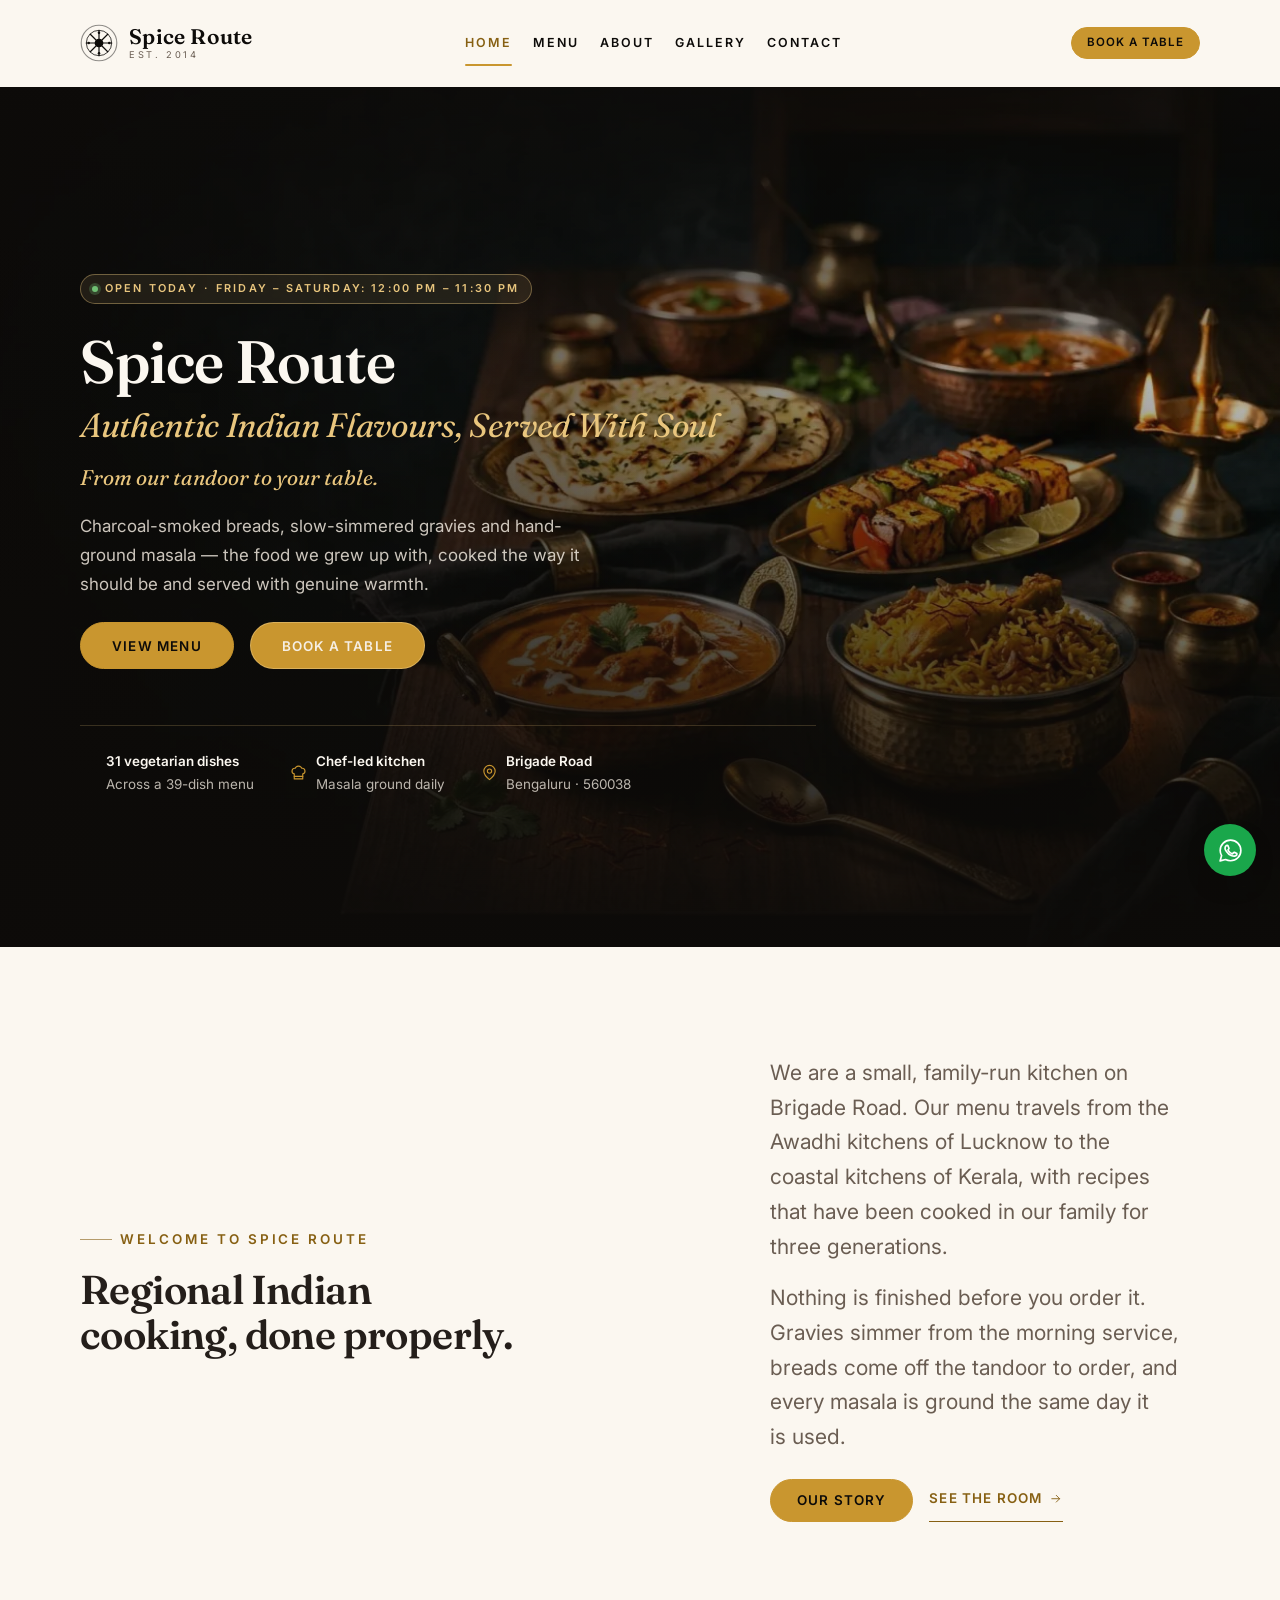
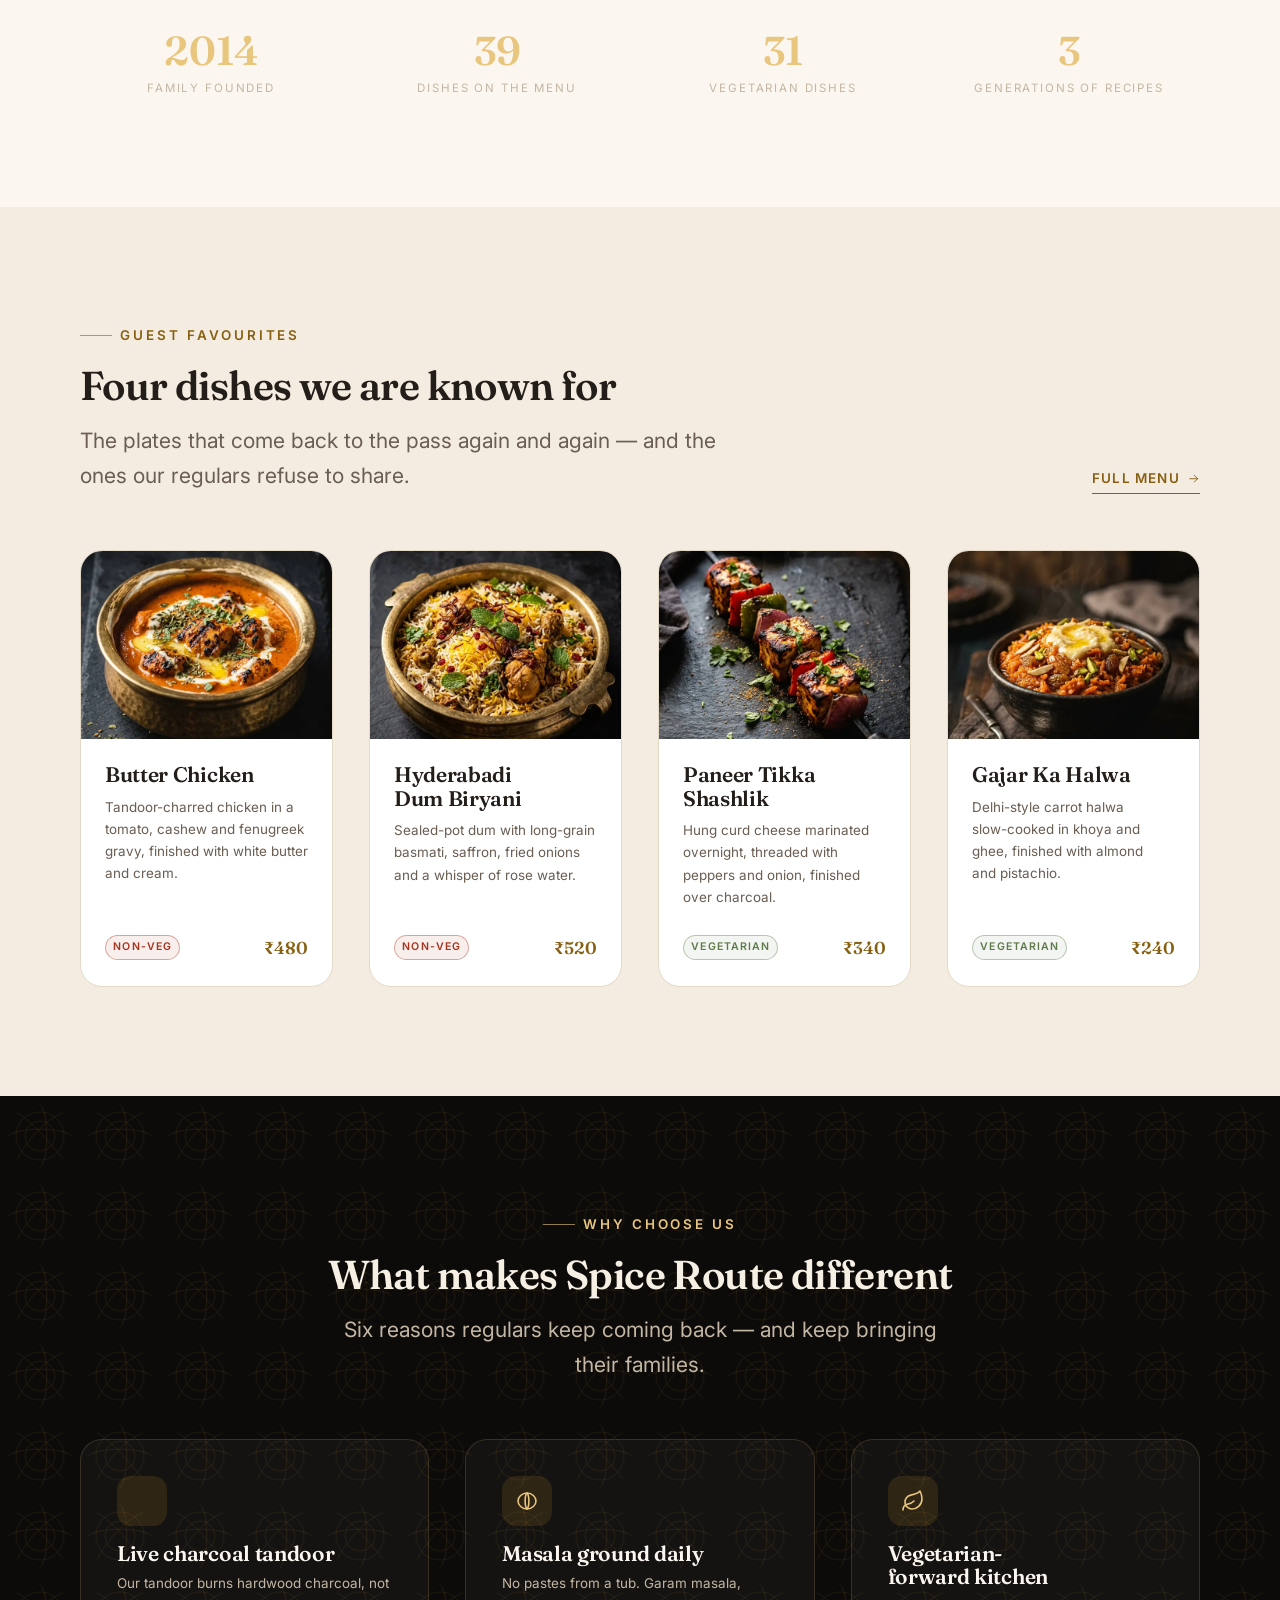
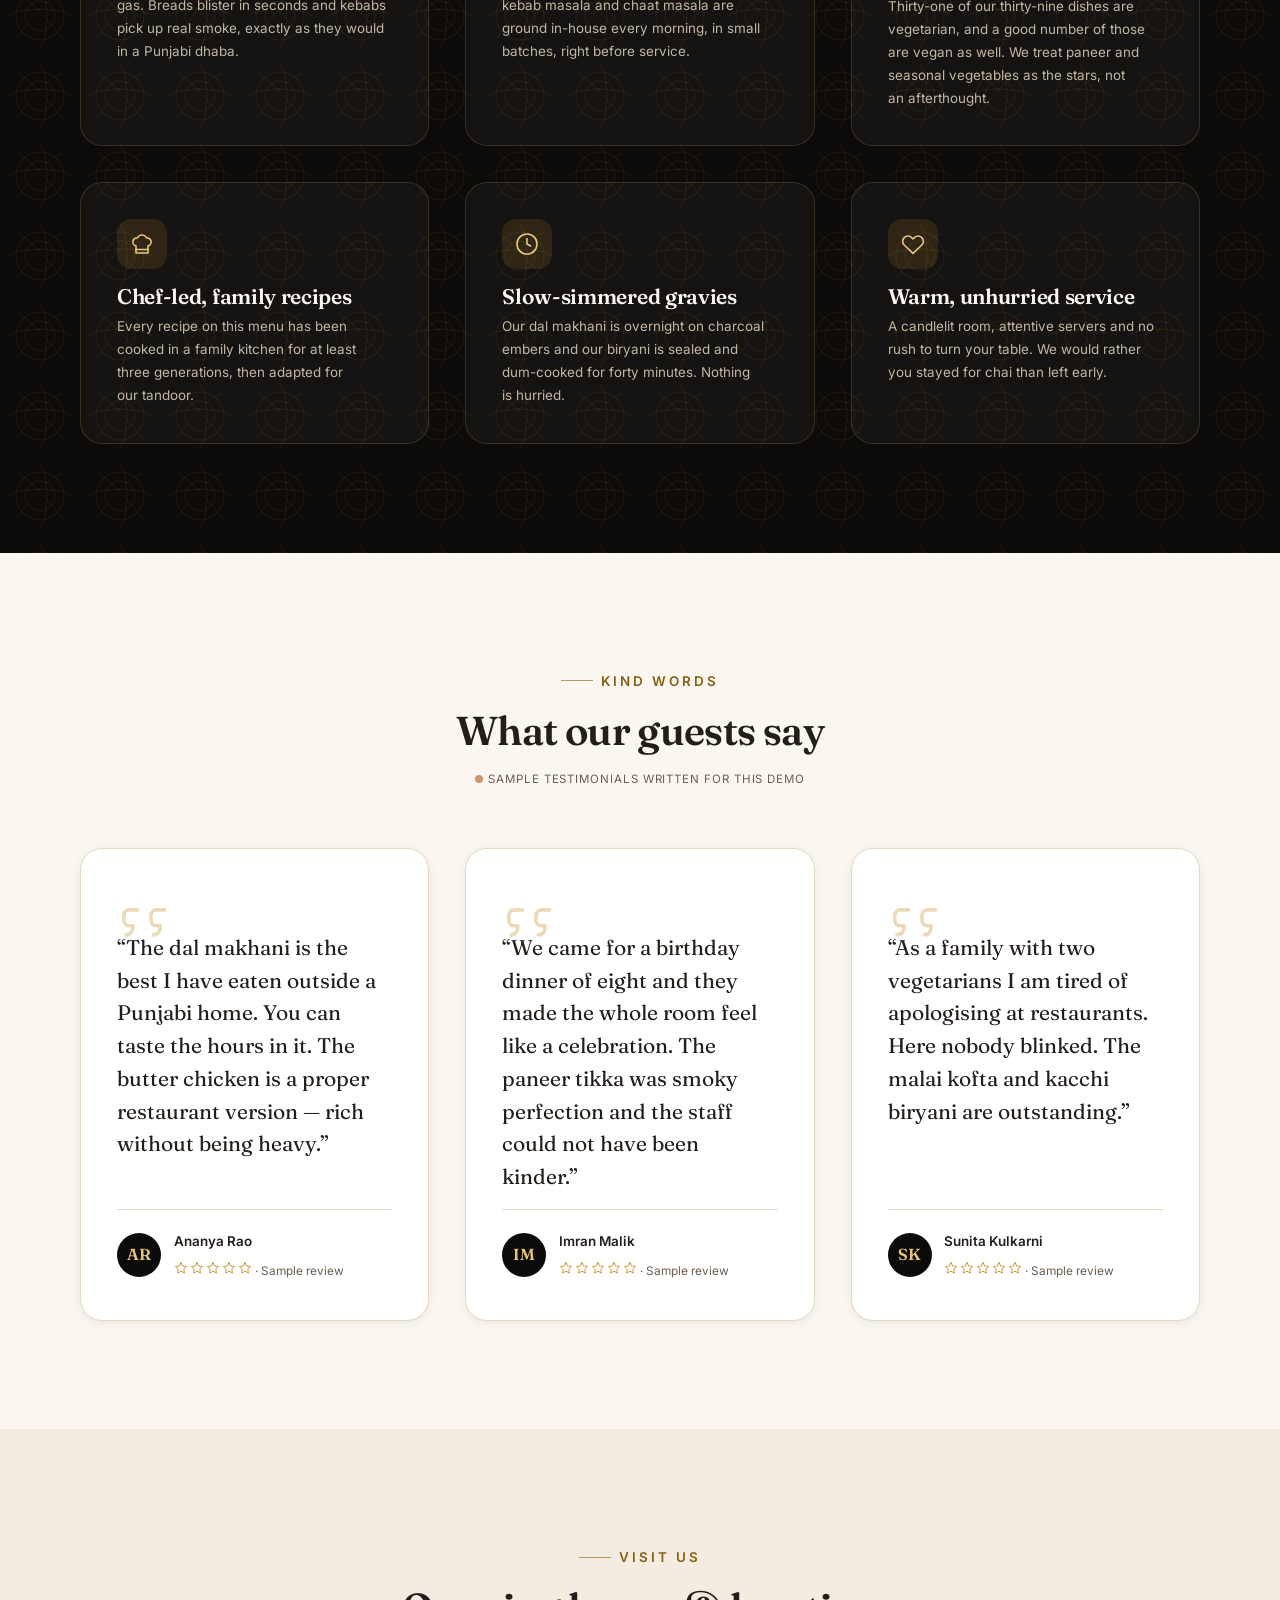
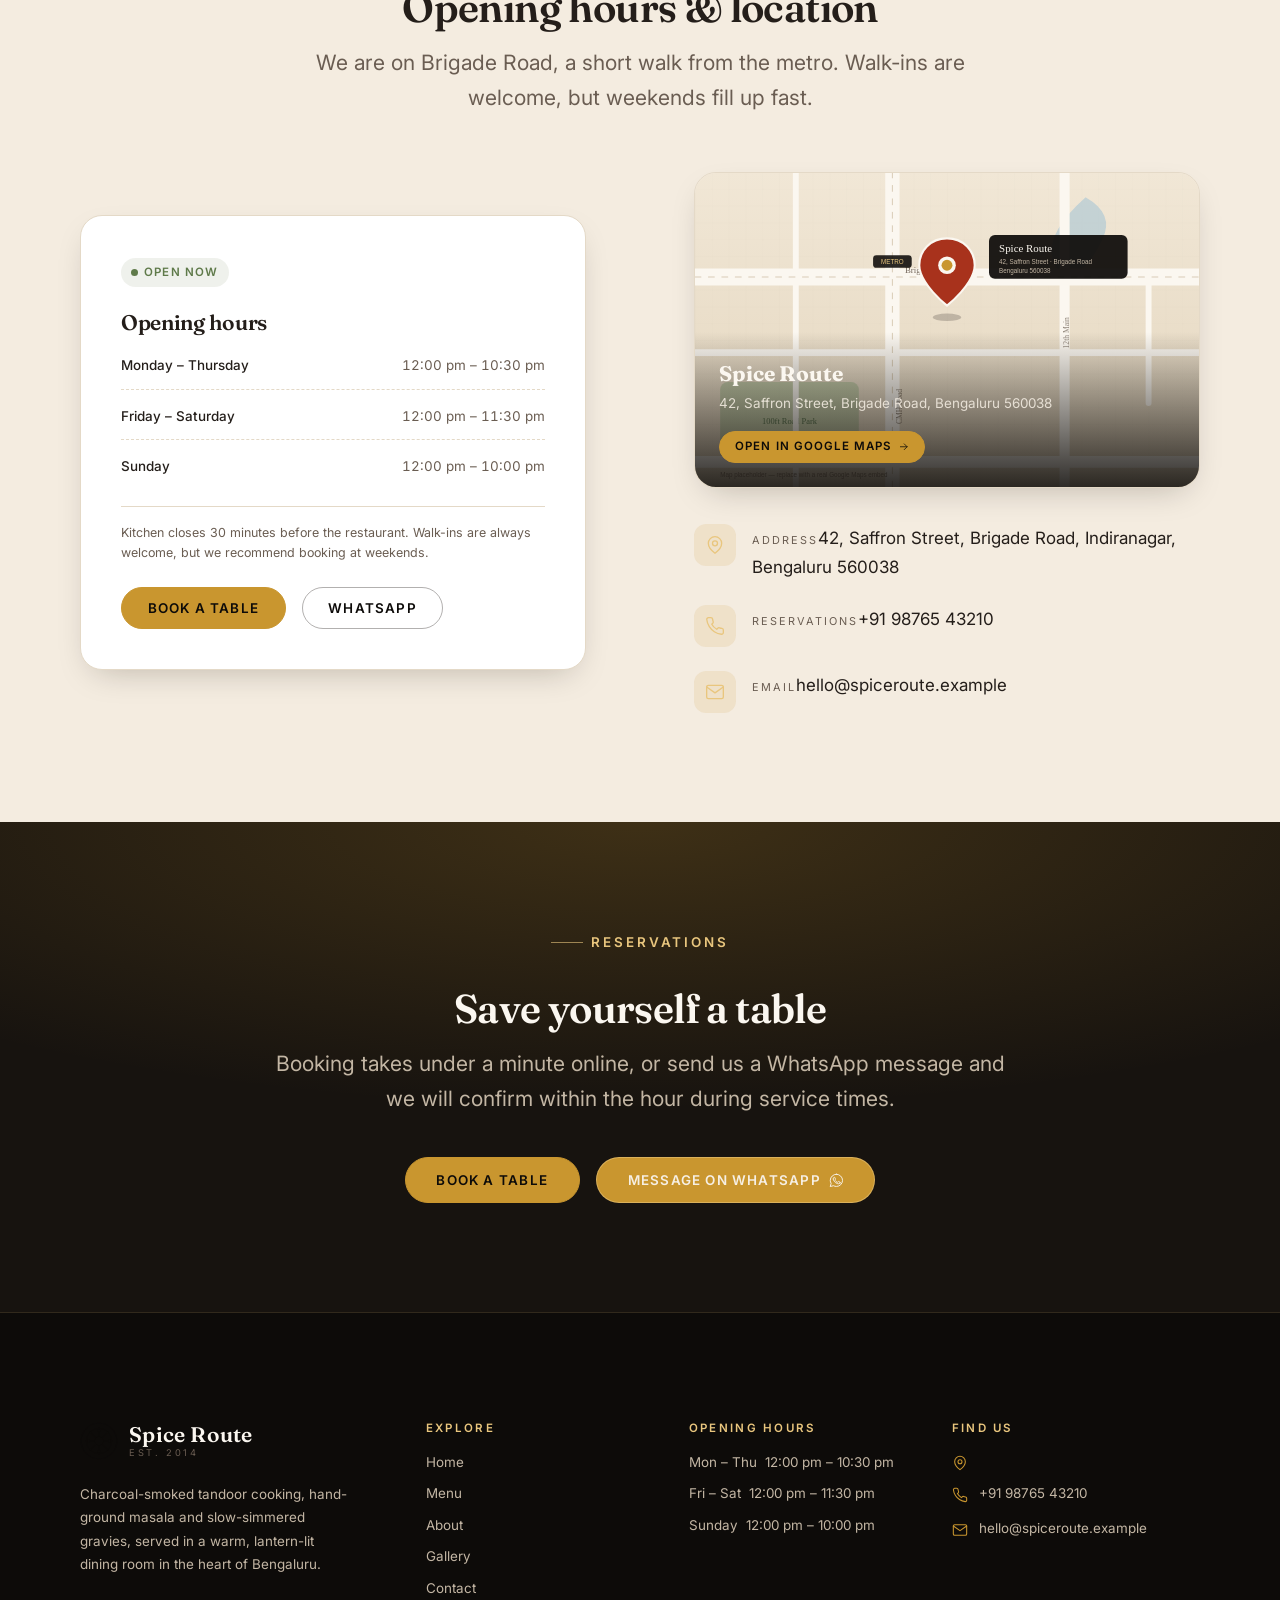
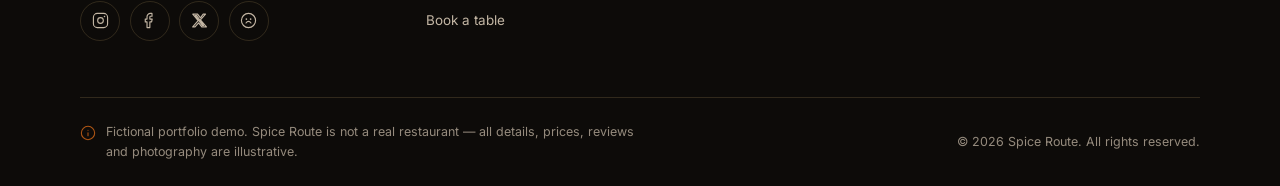
<file: index.html>
<!DOCTYPE html>
<html lang="en" class="no-js">
<head>
<meta charset="utf-8">
<meta name="viewport" content="width=device-width, initial-scale=1">
<title>Spice Route | Authentic Indian Restaurant in Bengaluru</title>
<meta name="description" content="Spice Route is a family-run Indian restaurant on Brigade Road, Bengaluru. Charcoal tandoor cooking, hand-ground masala and slow-simmered gravies. Book a table today.">
<meta name="author" content="Spice Route — portfolio demo">
<meta name="robots" content="index, follow">
<link rel="canonical" href="https://spiceroute-demo.example/">

<!-- Open Graph -->
<meta property="og:type" content="website">
<meta property="og:site_name" content="Spice Route">
<meta property="og:locale" content="en_IN">
<meta property="og:title" content="Spice Route — Authentic Indian Flavours, Served With Soul">
<meta property="og:description" content="Spice Route is a family-run Indian restaurant on Brigade Road, Bengaluru. Charcoal tandoor cooking, hand-ground masala and slow-simmered gravies. Book a table today.">
<meta property="og:url" content="https://spiceroute-demo.example/">
<meta property="og:image" content="https://spiceroute-demo.example/assets/images/og-cover.jpg">
<meta property="og:image:width" content="1200">
<meta property="og:image:height" content="630">
<meta property="og:image:alt" content="A table of Indian dishes at Spice Route">

<!-- Twitter -->
<meta name="twitter:card" content="summary_large_image">
<meta name="twitter:title" content="Spice Route — Authentic Indian Flavours, Served With Soul">
<meta name="twitter:description" content="Spice Route is a family-run Indian restaurant on Brigade Road, Bengaluru. Charcoal tandoor cooking, hand-ground masala and slow-simmered gravies. Book a table today.">
<meta name="twitter:image" content="https://spiceroute-demo.example/assets/images/og-cover.jpg">

<meta name="theme-color" content="#0d0b09">
<link rel="icon" href="assets/favicon.svg" type="image/svg+xml">
<link rel="apple-touch-icon" href="assets/favicon.svg">
<link rel="manifest" href="site.webmanifest">

<!-- Fonts: preconnect + display=swap so text is never invisible -->
<link rel="preconnect" href="https://fonts.googleapis.com">
<link rel="preconnect" href="https://fonts.gstatic.com" crossorigin>
<link rel="stylesheet" href="https://fonts.googleapis.com/css2?family=Fraunces:ital,opsz,wght@0,9..144,400;0,9..144,600;1,9..144,400&family=Inter:wght@400;500;600&display=swap">

<link rel="stylesheet" href="css/style.css">

<script type="application/ld+json">
{
  "@context": "https://schema.org",
  "@type": "Restaurant",
  "name": "Spice Route",
  "description": "Authentic Indian flavours, served with soul. Charcoal tandoor cooking, hand-ground masala and slow-simmered gravies in a lantern-lit dining room.",
  "url": "https://spiceroute-demo.example/",
  "image": "https://spiceroute-demo.example/assets/images/og-cover.jpg",
  "telephone": "+91 98765 43210",
  "email": "hello@spiceroute.example",
  "priceRange": "₹₹",
  "servesCuisine": ["North Indian", "Mughlai", "Awadhi", "Hyderabadi", "Indian Street Food"],
  "acceptsReservations": "True",
  "foundingDate": "2014",
  "address": {
    "@type": "PostalAddress",
    "streetAddress": "42, Saffron Street, Brigade Road, Indiranagar",
    "addressLocality": "Bengaluru",
    "addressRegion": "Karnataka",
    "postalCode": "560038",
    "addressCountry": "IN"
  },
  "geo": { "@type": "GeoCoordinates", "latitude": 12.97194, "longitude": 77.64123 },
  "openingHoursSpecification": [
    { "@type": "OpeningHoursSpecification", "dayOfWeek": ["Monday","Tuesday","Wednesday","Thursday"], "opens": "12:00", "closes": "22:30" },
    { "@type": "OpeningHoursSpecification", "dayOfWeek": ["Friday","Saturday"], "opens": "12:00", "closes": "23:30" },
    { "@type": "OpeningHoursSpecification", "dayOfWeek": "Sunday", "opens": "12:00", "closes": "22:00" }
  ]
}
</script>
<script>document.documentElement.classList.remove('no-js');</script>
</head>
<a class="skip-link" href="#main">Skip to main content</a>
<svg class="visually-hidden" aria-hidden="true" focusable="false" xmlns="http://www.w3.org/2000/svg"><symbol id="i-menu" viewBox="0 0 24 24" fill="none" stroke="currentColor" stroke-width="1.6" stroke-linecap="round" stroke-linejoin="round"><path d="M4 7h16M4 12h16M4 17h16"/></symbol><symbol id="i-close" viewBox="0 0 24 24" fill="none" stroke="currentColor" stroke-width="1.6" stroke-linecap="round" stroke-linejoin="round"><path d="M18 6 6 18M6 6l12 12"/></symbol><symbol id="i-arrow" viewBox="0 0 24 24" fill="none" stroke="currentColor" stroke-width="1.6" stroke-linecap="round" stroke-linejoin="round"><path d="M5 12h14M13 6l6 6-6 6"/></symbol><symbol id="i-star" viewBox="0 0 24 24" fill="none" stroke="currentColor" stroke-width="1.6" stroke-linecap="round" stroke-linejoin="round"><path d="m12 2.5 2.95 5.98 6.6.96-4.77 4.65 1.12 6.57L12 17.55l-5.9 3.11 1.12-6.57L2.45 9.44l6.6-.96z"/></symbol><symbol id="i-phone" viewBox="0 0 24 24" fill="none" stroke="currentColor" stroke-width="1.6" stroke-linecap="round" stroke-linejoin="round"><path d="M22 16.92v3a2 2 0 0 1-2.18 2 19.8 19.8 0 0 1-8.63-3.07 19.5 19.5 0 0 1-6-6A19.8 19.8 0 0 1 2.12 4.2 2 2 0 0 1 4.11 2h3a2 2 0 0 1 2 1.72c.13.96.36 1.9.7 2.81a2 2 0 0 1-.45 2.11L8.09 9.91a16 16 0 0 0 6 6l1.27-1.27a2 2 0 0 1 2.11-.45c.9.34 1.85.57 2.81.7A2 2 0 0 1 22 16.92z"/></symbol><symbol id="i-whatsapp" viewBox="0 0 24 24" fill="none" stroke="currentColor" stroke-width="1.6" stroke-linecap="round" stroke-linejoin="round"><path d="M12.04 2A9.9 9.9 0 0 0 2.1 11.9a9.8 9.8 0 0 0 1.35 4.96L2 22l5.28-1.38a9.9 9.9 0 0 0 4.76 1.21h.01a9.9 9.9 0 0 0 9.9-9.9A9.9 9.9 0 0 0 12.04 2zm5.8 14.06c-.24.68-1.42 1.31-1.96 1.36-.5.05-.98.24-3.3-.69-2.78-1.1-4.55-3.94-4.69-4.13-.14-.19-1.13-1.5-1.13-2.86s.72-2.03.97-2.31c.25-.28.55-.35.73-.35.18 0 .37 0 .53.01.17.01.4-.06.62.48.24.57.8 1.97.87 2.11.07.14.12.31.02.5-.1.19-.15.31-.29.47-.14.16-.3.36-.43.48-.14.14-.29.29-.12.57.17.28.74 1.22 1.59 1.98 1.09.97 2.01 1.27 2.3 1.41.28.14.45.12.62-.07.16-.19.71-.83.9-1.11.19-.28.37-.23.63-.14.25.09 1.62.76 1.9.9.28.14.46.21.53.33.07.12.07.68-.17 1.35z"/></symbol><symbol id="i-mail" viewBox="0 0 24 24" fill="none" stroke="currentColor" stroke-width="1.6" stroke-linecap="round" stroke-linejoin="round"><path d="M4 4h16a2 2 0 0 1 2 2v12a2 2 0 0 1-2 2H4a2 2 0 0 1-2-2V6a2 2 0 0 1 2-2z"/><path d="m22 6-10 7L2 6"/></symbol><symbol id="i-pin" viewBox="0 0 24 24" fill="none" stroke="currentColor" stroke-width="1.6" stroke-linecap="round" stroke-linejoin="round"><path d="M20 10c0 6-8 12-8 12s-8-6-8-12a8 8 0 0 1 16 0z"/><circle cx="12" cy="10" r="3"/></symbol><symbol id="i-clock" viewBox="0 0 24 24" fill="none" stroke="currentColor" stroke-width="1.6" stroke-linecap="round" stroke-linejoin="round"><circle cx="12" cy="12" r="10"/><path d="M12 6.5V12l3.5 2"/></symbol><symbol id="i-instagram" viewBox="0 0 24 24" fill="none" stroke="currentColor" stroke-width="1.6" stroke-linecap="round" stroke-linejoin="round"><rect x="2" y="2" width="20" height="20" rx="5.5"/><circle cx="12" cy="12" r="4"/><circle cx="17.6" cy="6.4" r="1.1" fill="currentColor" stroke="none"/></symbol><symbol id="i-facebook" viewBox="0 0 24 24" fill="none" stroke="currentColor" stroke-width="1.6" stroke-linecap="round" stroke-linejoin="round"><path d="M15.5 2h-2.2A4.8 4.8 0 0 0 8.5 6.8V10H6v4h2.5v8h4v-8H15l.8-4h-3.3V7.1c0-.8.3-1.1 1.1-1.1h2z"/></symbol><symbol id="i-x" viewBox="0 0 24 24" fill="none" stroke="currentColor" stroke-width="1.6" stroke-linecap="round" stroke-linejoin="round"><path d="M17.2 3h3.3l-7.2 8.2L21.8 21h-6.6l-4.4-5.7L5.7 21H2.4l7.7-8.8L2.5 3h6.8l4 5.3zm-1.2 16h1.8L8.1 4.9H6.1z"/></symbol><symbol id="i-tripadvisor" viewBox="0 0 24 24" fill="none" stroke="currentColor" stroke-width="1.6" stroke-linecap="round" stroke-linejoin="round"><circle cx="12" cy="12" r="10"/><circle cx="9" cy="10" r="1.2" fill="currentColor" stroke="none"/><circle cx="15" cy="10" r="1.2" fill="currentColor" stroke="none"/><path d="M8.5 15.5c1-1.5 2.3-2.2 3.5-2.2s2.5.7 3.5 2.2"/></symbol><symbol id="i-leaf" viewBox="0 0 24 24" fill="none" stroke="currentColor" stroke-width="1.6" stroke-linecap="round" stroke-linejoin="round"><path d="M11 20A7 7 0 0 1 9.8 6.1C15.5 5 17 4.48 19 2c1 2 2 4.18 2 8 0 5.5-4.78 10-10 10z"/><path d="M2 21c0-3 1.85-5.36 5.08-6C9.5 14.52 12 13 13 12"/></symbol><symbol id="i-flame" viewBox="0 0 24 24" fill="none" stroke="currentColor" stroke-width="1.6" stroke-linecap="round" stroke-linejoin="round"><path d="M12 2.5s5.5 4.2 5.5 9.2A5.5 5.5 0 0 1 12 22a5.5 5.5 0 0 1-5.5-5.3c0-1.6.7-3 1.6-4.2.2 1 .8 1.8 1.6 2.2-.3-2.5.3-5.4 2.3-7.7.1 1.7.9 2.9 2 3.6 1-1.3 1-4.5-2-6.1z"/></symbol><symbol id="i-chef" viewBox="0 0 24 24" fill="none" stroke="currentColor" stroke-width="1.6" stroke-linecap="round" stroke-linejoin="round"><path d="M6 13.87A4 4 0 0 1 7.4 6a5.1 5.1 0 0 1 1.05-1.54 5 5 0 0 1 7.08 0A5.1 5.1 0 0 1 16.6 6 4 4 0 0 1 18 13.87V21H6z"/><path d="M6 17.5h12"/></symbol><symbol id="i-heart" viewBox="0 0 24 24" fill="none" stroke="currentColor" stroke-width="1.6" stroke-linecap="round" stroke-linejoin="round"><path d="M20.8 5.6a5.2 5.2 0 0 0-7.4 0L12 7l-1.4-1.4a5.2 5.2 0 0 0-7.4 7.4L12 21.4l8.8-8.4a5.2 5.2 0 0 0 0-7.4z"/></symbol><symbol id="i-quote" viewBox="0 0 24 24" fill="none" stroke="currentColor" stroke-width="1.6" stroke-linecap="round" stroke-linejoin="round"><path d="M9 11H5.5A2.5 2.5 0 0 0 3 13.5v2A2.5 2.5 0 0 0 5.5 18H7v1a3 3 0 0 1-3 3"/><path d="M21 11h-3.5A2.5 2.5 0 0 0 15 13.5v2a2.5 2.5 0 0 0 2.5 2.5H19v1a3 3 0 0 1-3 3"/></symbol><symbol id="i-check" viewBox="0 0 24 24" fill="none" stroke="currentColor" stroke-width="1.6" stroke-linecap="round" stroke-linejoin="round"><path d="M20 6 9 17l-5-5"/></symbol><symbol id="i-search" viewBox="0 0 24 24" fill="none" stroke="currentColor" stroke-width="1.6" stroke-linecap="round" stroke-linejoin="round"><circle cx="11" cy="11" r="7"/><path d="m20 20-3.6-3.6"/></symbol><symbol id="i-zoom" viewBox="0 0 24 24" fill="none" stroke="currentColor" stroke-width="1.6" stroke-linecap="round" stroke-linejoin="round"><circle cx="11" cy="11" r="7"/><path d="m20 20-3.6-3.6M11 8.2v5.6M8.2 11h5.6"/></symbol><symbol id="i-image" viewBox="0 0 24 24" fill="none" stroke="currentColor" stroke-width="1.6" stroke-linecap="round" stroke-linejoin="round"><rect x="3" y="3" width="18" height="18" rx="2.5"/><circle cx="8.8" cy="9" r="1.8"/><path d="m3.5 17 4.6-4.2 3.4 3 3.2-2.8 5.8 5.2"/></symbol><symbol id="i-calendar" viewBox="0 0 24 24" fill="none" stroke="currentColor" stroke-width="1.6" stroke-linecap="round" stroke-linejoin="round"><rect x="3" y="4.5" width="18" height="17" rx="2.5"/><path d="M16 2.5v4M8 2.5v4M3 10h18"/></symbol><symbol id="i-users" viewBox="0 0 24 24" fill="none" stroke="currentColor" stroke-width="1.6" stroke-linecap="round" stroke-linejoin="round"><path d="M16 21v-2a4 4 0 0 0-4-4H6a4 4 0 0 0-4 4v2"/><circle cx="9" cy="7" r="4"/><path d="M22 21v-2a4 4 0 0 0-3-3.87M16 3.13a4 4 0 0 1 0 7.75"/></symbol><symbol id="i-award" viewBox="0 0 24 24" fill="none" stroke="currentColor" stroke-width="1.6" stroke-linecap="round" stroke-linejoin="round"><circle cx="12" cy="9" r="6"/><path d="m8.2 14.3-1.7 7.2 5.5-2.8 5.5 2.8-1.7-7.2"/></symbol><symbol id="i-spice" viewBox="0 0 24 24" fill="none" stroke="currentColor" stroke-width="1.6" stroke-linecap="round" stroke-linejoin="round"><path d="M3 12c0-4 4-8 9-8s9 4 9 8-4 8-9 8-9-4-9-8z"/><path d="M12 4c-2.5 2.5-2.5 13.5 0 16M12 4c2.5 2.5 2.5 13.5 0 16"/></symbol><symbol id="i-info" viewBox="0 0 24 24" fill="none" stroke="currentColor" stroke-width="1.6" stroke-linecap="round" stroke-linejoin="round"><circle cx="12" cy="12" r="10"/><path d="M12 16v-4.5M12 8h.01"/></symbol><symbol id="i-alert" viewBox="0 0 24 24" fill="none" stroke="currentColor" stroke-width="1.6" stroke-linecap="round" stroke-linejoin="round"><path d="M10.3 3.9 1.8 18a2 2 0 0 0 1.7 3h17a2 2 0 0 0 1.7-3L13.7 3.9a2 2 0 0 0-3.4 0z"/><path d="M12 9v4M12 17h.01"/></symbol></svg>
<header class="site-header">
  <div class="container site-header__inner">
    <a class="logo" href="index.html" aria-label="Spice Route — home">
      <svg class="logo__mark" viewBox="0 0 48 48" aria-hidden="true" focusable="false">
  <circle cx="24" cy="24" r="22.5" fill="none" stroke="currentColor" stroke-width="1.4" opacity=".45"/>
  <circle cx="24" cy="24" r="16" fill="none" stroke="currentColor" stroke-width="1"/>
  <g stroke="currentColor" stroke-width="1.5" fill="none" stroke-linecap="round">
    <path d="M24 8v32M8 24h32M13 13l22 22M35 13L13 35"/>
  </g>
  <circle cx="24" cy="24" r="5.5" fill="currentColor"/>
  <g fill="currentColor"><circle cx="24" cy="11" r="1.6"/><circle cx="24" cy="37" r="1.6"/>
  <circle cx="11" cy="24" r="1.6"/><circle cx="37" cy="24" r="1.6"/></g>
</svg>
      <span class="logo__text">
        <span class="logo__name" data-site-field="name">Spice Route</span>
        <span class="logo__tag">Est. 2014</span>
      </span>
    </a>

    <nav class="site-nav" id="site-nav" aria-label="Main">
      <ul class="site-nav__list">
        <li><a class="site-nav__link" href="index.html" aria-current="page">Home</a></li>
        <li><a class="site-nav__link" href="menu.html">Menu</a></li>
        <li><a class="site-nav__link" href="about.html">About</a></li>
        <li><a class="site-nav__link" href="gallery.html">Gallery</a></li>
        <li><a class="site-nav__link" href="contact.html">Contact</a></li>
      </ul>
      <div class="site-nav__footer">
        <p class="site-nav__meta">
          <a href="tel:+919876543210" data-site-field="phoneHref" data-site-text>+91 98765 43210</a>
          <a href="mailto:hello@spiceroute.example" data-site-field="emailHref" data-site-text>hello@spiceroute.example</a>
          <span data-site-field="address">42, Saffron Street, Brigade Road, Bengaluru 560038</span>
        </p>
      </div>
    </nav>

    <button class="nav-toggle" type="button" aria-expanded="false" aria-controls="site-nav">
      <span class="nav-toggle__bars" aria-hidden="true"><span></span><span></span><span></span></span>
      <span class="nav-toggle__text">Menu</span>
    </button>

    <a class="btn btn--sm site-header__cta" href="contact.html#book">Book a table</a>
  </div>
</header>

<main id="main">
<section class="hero" aria-labelledby="hero-title">
  <div class="hero__media">
    <img src="assets/images/hero-1200.webp"
         srcset="assets/images/hero-800.webp 800w, assets/images/hero-1200.webp 1200w, assets/images/hero-1600.webp 1600w"
         sizes="100vw"
         width="1600" height="900"
         alt="A candlelit table at Spice Route set with brass bowls of curry, biryani, paneer tikka skewers and fresh naan.">
  </div>
  <div class="hero__scrim" aria-hidden="true"></div>
  <div class="container">
    <div class="hero__inner">
      <p class="hero__badge" data-open-badge>
        <span class="dot" aria-hidden="true"></span>
        <span data-open-badge-text>Open today</span>
        <span aria-hidden="true">·</span>
        <span data-today-hours>12:00 pm – 10:30 pm</span>
      </p>
      <h1 id="hero-title">Spice Route <em>Authentic Indian Flavours, Served With Soul</em></h1>
      <p class="hero__tagline">From our tandoor to your table.</p>
      <p class="hero__text">Charcoal-smoked breads, slow-simmered gravies and hand-ground masala — the food we grew up with, cooked the way it should be and served with genuine warmth.</p>
      <div class="btn-row">
        <a class="btn btn--lg" href="menu.html">View Menu</a>
        <a class="btn btn--lg btn--ghost-light" href="contact.html#book">Book a Table</a>
      </div>
      <ul class="hero__meta">
        <li class="hero__meta-item"><svg class="icon" aria-hidden="true" focusable="false"><use href="#i-fire"></use></svg><span><strong>31 vegetarian dishes</strong>Across a 39-dish menu</span></li>
        <li class="hero__meta-item"><svg class="icon" aria-hidden="true" focusable="false"><use href="#i-chef"></use></svg><span><strong>Chef-led kitchen</strong>Masala ground daily</span></li>
        <li class="hero__meta-item"><svg class="icon" aria-hidden="true" focusable="false"><use href="#i-pin"></use></svg><span><strong>Brigade Road</strong>Bengaluru · 560038</span></li>
      </ul>
    </div>
  </div>
</section>

<!-- ============================= INTRO ============================= -->
<section class="section" aria-labelledby="intro-title">
  <div class="container">
    <div class="split split--wide-text">
      <div class="reveal">
        <p class="eyebrow">Welcome to Spice Route</p>
        <h2 id="intro-title">Regional Indian cooking, done properly.</h2>
      </div>
      <div class="reveal" data-delay="1">
        <p class="lead">We are a small, family-run kitchen on Brigade Road. Our menu travels from the Awadhi kitchens of Lucknow to the coastal kitchens of Kerala, with recipes that have been cooked in our family for three generations.</p>
        <p class="lead" style="margin-top:1rem">Nothing is finished before you order it. Gravies simmer from the morning service, breads come off the tandoor to order, and every masala is ground the same day it is used.</p>
        <div class="btn-row">
          <a class="btn" href="about.html">Our story</a>
          <a class="link-arrow" href="gallery.html">See the room <svg class="arrow" style="width:1em;height:1em" aria-hidden="true"><use href="#i-arrow"></use></svg></a>
        </div>
      </div>
    </div>

    <ul class="stats reveal" data-delay="2" style="margin-top:var(--space-2xl)">
      <li class="stat"><p class="stat__value">2014</p><p class="stat__label">Family founded</p></li>
      <li class="stat"><p class="stat__value">39</p><p class="stat__label">Dishes on the menu</p></li>
      <li class="stat"><p class="stat__value">31</p><p class="stat__label">Vegetarian dishes</p></li>
      <li class="stat"><p class="stat__value">3</p><p class="stat__label">Generations of recipes</p></li>
    </ul>
  </div>
</section>

<!-- ============================= FEATURED ============================= -->
<section class="section section--cream" aria-labelledby="featured-title">
  <div class="container">
    <div class="section-head section-head--split">
      <div class="section-head__text reveal">
        <p class="eyebrow">Guest favourites</p>
        <h2 id="featured-title">Four dishes we are known for</h2>
        <p class="lead">The plates that come back to the pass again and again — and the ones our regulars refuse to share.</p>
      </div>
      <a class="link-arrow reveal" data-delay="1" href="menu.html">Full menu <svg class="arrow" style="width:1em;height:1em" aria-hidden="true"><use href="#i-arrow"></use></svg></a>
    </div>

    <div class="grid grid--4">
      <article class="card reveal">
        <div class="card__media">
          <img src="assets/images/dish-butter-chicken-800.webp" width="800" height="1000" loading="lazy" decoding="async"
               alt="Butter chicken in a hammered brass bowl, finished with cream and kasuri methi.">
        </div>
        <div class="card__body">
          <h3 class="card__title">Butter Chicken</h3>
          <p class="card__text">Tandoor-charred chicken in a tomato, cashew and fenugreek gravy, finished with white butter and cream.</p>
          <div class="card__foot">
            <span class="tag tag--nonveg">Non-veg</span>
            <span class="price">₹480</span>
          </div>
        </div>
      </article>

      <article class="card reveal" data-delay="1">
        <div class="card__media">
          <img src="assets/images/dish-biryani-800.webp" width="800" height="1000" loading="lazy" decoding="async"
               alt="Hyderabadi chicken dum biryani with saffron rice, fried onions and fresh mint.">
        </div>
        <div class="card__body">
          <h3 class="card__title">Hyderabadi Dum Biryani</h3>
          <p class="card__text">Sealed-pot dum with long-grain basmati, saffron, fried onions and a whisper of rose water.</p>
          <div class="card__foot">
            <span class="tag tag--nonveg">Non-veg</span>
            <span class="price">₹520</span>
          </div>
        </div>
      </article>

      <article class="card reveal" data-delay="2">
        <div class="card__media">
          <img src="assets/images/dish-paneer-tikka-800.webp" width="800" height="1000" loading="lazy" decoding="async"
               alt="Paneer tikka shashlik skewers with charred peppers and onion.">
        </div>
        <div class="card__body">
          <h3 class="card__title">Paneer Tikka Shashlik</h3>
          <p class="card__text">Hung curd cheese marinated overnight, threaded with peppers and onion, finished over charcoal.</p>
          <div class="card__foot">
            <span class="tag tag--veg">Vegetarian</span>
            <span class="price">₹340</span>
          </div>
        </div>
      </article>

      <article class="card reveal" data-delay="3">
        <div class="card__media">
          <img src="assets/images/dish-halwa-800.webp" width="800" height="1000" loading="lazy" decoding="async"
               alt="Gajar ka halwa in a dark ceramic bowl, topped with slivered almonds and khoya.">
        </div>
        <div class="card__body">
          <h3 class="card__title">Gajar Ka Halwa</h3>
          <p class="card__text">Delhi-style carrot halwa slow-cooked in khoya and ghee, finished with almond and pistachio.</p>
          <div class="card__foot">
            <span class="tag tag--veg">Vegetarian</span>
            <span class="price">₹240</span>
          </div>
        </div>
      </article>
    </div>
  </div>
</section>

<!-- ============================= WHY US ============================= -->
<section class="section section--dark on-dark" aria-labelledby="why-title">
  <div class="container">
    <div class="section-head section-head--center reveal">
      <p class="eyebrow">Why choose us</p>
      <h2 id="why-title">What makes Spice Route different</h2>
      <p class="lead">Six reasons regulars keep coming back — and keep bringing their families.</p>
    </div>

    <div class="grid grid--3">
      <article class="feature reveal">
        <div class="feature__icon"><svg class="icon" aria-hidden="true" focusable="false"><use href="#i-fire"></use></svg></div>
        <h3>Live charcoal tandoor</h3>
        <p>Our tandoor burns hardwood charcoal, not gas. Breads blister in seconds and kebabs pick up real smoke, exactly as they would in a Punjabi dhaba.</p>
      </article>
      <article class="feature reveal" data-delay="1">
        <div class="feature__icon"><svg class="icon" aria-hidden="true" focusable="false"><use href="#i-spice"></use></svg></div>
        <h3>Masala ground daily</h3>
        <p>No pastes from a tub. Garam masala, kebab masala and chaat masala are ground in-house every morning, in small batches, right before service.</p>
      </article>
      <article class="feature reveal" data-delay="2">
        <div class="feature__icon"><svg class="icon" aria-hidden="true" focusable="false"><use href="#i-leaf"></use></svg></div>
        <h3>Vegetarian-forward kitchen</h3>
        <p>Thirty-one of our thirty-nine dishes are vegetarian, and a good number of those are vegan as well. We treat paneer and seasonal vegetables as the stars, not an afterthought.</p>
      </article>
      <article class="feature reveal">
        <div class="feature__icon"><svg class="icon" aria-hidden="true" focusable="false"><use href="#i-chef"></use></svg></div>
        <h3>Chef-led, family recipes</h3>
        <p>Every recipe on this menu has been cooked in a family kitchen for at least three generations, then adapted for our tandoor.</p>
      </article>
      <article class="feature reveal" data-delay="1">
        <div class="feature__icon"><svg class="icon" aria-hidden="true" focusable="false"><use href="#i-clock"></use></svg></div>
        <h3>Slow-simmered gravies</h3>
        <p>Our dal makhani is overnight on charcoal embers and our biryani is sealed and dum-cooked for forty minutes. Nothing is hurried.</p>
      </article>
      <article class="feature reveal" data-delay="2">
        <div class="feature__icon"><svg class="icon" aria-hidden="true" focusable="false"><use href="#i-heart"></use></svg></div>
        <h3>Warm, unhurried service</h3>
        <p>A candlelit room, attentive servers and no rush to turn your table. We would rather you stayed for chai than left early.</p>
      </article>
    </div>
  </div>
</section>

<!-- ============================= TESTIMONIALS ============================= -->
<section class="section" aria-labelledby="testimonials-title">
  <div class="container">
    <div class="section-head section-head--center reveal">
      <p class="eyebrow">Kind words</p>
      <h2 id="testimonials-title">What our guests say</h2>
      <p class="demo-note">Sample testimonials written for this demo</p>
    </div>

    <div class="grid grid--3">
      <figure class="testimonial reveal">
        <p class="testimonial__quote" aria-hidden="true"><svg class="icon" aria-hidden="true" focusable="false"><use href="#i-quote"></use></svg></p>
        <blockquote>“The dal makhani is the best I have eaten outside a Punjabi home. You can taste the hours in it. The butter chicken is a proper restaurant version — rich without being heavy.”</blockquote>
        <figcaption class="testimonial__person">
          <span class="avatar" aria-hidden="true">AR</span>
          <span>
            <span class="testimonial__name">Ananya Rao</span><br>
            <span class="testimonial__meta"><span class="stars" aria-label="Rated 5 out of 5"><svg class="icon" aria-hidden="true" focusable="false"><use href="#i-star"></use></svg><svg class="icon" aria-hidden="true" focusable="false"><use href="#i-star"></use></svg><svg class="icon" aria-hidden="true" focusable="false"><use href="#i-star"></use></svg><svg class="icon" aria-hidden="true" focusable="false"><use href="#i-star"></use></svg><svg class="icon" aria-hidden="true" focusable="false"><use href="#i-star"></use></svg></span> · Sample review</span>
          </span>
        </figcaption>
      </figure>

      <figure class="testimonial reveal" data-delay="1">
        <p class="testimonial__quote" aria-hidden="true"><svg class="icon" aria-hidden="true" focusable="false"><use href="#i-quote"></use></svg></p>
        <blockquote>“We came for a birthday dinner of eight and they made the whole room feel like a celebration. The paneer tikka was smoky perfection and the staff could not have been kinder.”</blockquote>
        <figcaption class="testimonial__person">
          <span class="avatar" aria-hidden="true">IM</span>
          <span>
            <span class="testimonial__name">Imran Malik</span><br>
            <span class="testimonial__meta"><span class="stars" aria-label="Rated 5 out of 5"><svg class="icon" aria-hidden="true" focusable="false"><use href="#i-star"></use></svg><svg class="icon" aria-hidden="true" focusable="false"><use href="#i-star"></use></svg><svg class="icon" aria-hidden="true" focusable="false"><use href="#i-star"></use></svg><svg class="icon" aria-hidden="true" focusable="false"><use href="#i-star"></use></svg><svg class="icon" aria-hidden="true" focusable="false"><use href="#i-star"></use></svg></span> · Sample review</span>
          </span>
        </figcaption>
      </figure>

      <figure class="testimonial reveal" data-delay="2">
        <p class="testimonial__quote" aria-hidden="true"><svg class="icon" aria-hidden="true" focusable="false"><use href="#i-quote"></use></svg></p>
        <blockquote>“As a family with two vegetarians I am tired of apologising at restaurants. Here nobody blinked. The malai kofta and kacchi biryani are outstanding.”</blockquote>
        <figcaption class="testimonial__person">
          <span class="avatar" aria-hidden="true">SK</span>
          <span>
            <span class="testimonial__name">Sunita Kulkarni</span><br>
            <span class="testimonial__meta"><span class="stars" aria-label="Rated 5 out of 5"><svg class="icon" aria-hidden="true" focusable="false"><use href="#i-star"></use></svg><svg class="icon" aria-hidden="true" focusable="false"><use href="#i-star"></use></svg><svg class="icon" aria-hidden="true" focusable="false"><use href="#i-star"></use></svg><svg class="icon" aria-hidden="true" focusable="false"><use href="#i-star"></use></svg><svg class="icon" aria-hidden="true" focusable="false"><use href="#i-star"></use></svg></span> · Sample review</span>
          </span>
        </figcaption>
      </figure>
    </div>
  </div>
</section>

<!-- ============================= HOURS + LOCATION ============================= -->
<section class="section section--cream" id="visit" data-spy aria-labelledby="visit-title">
  <div class="container">
    <div class="section-head section-head--center reveal">
      <p class="eyebrow">Visit us</p>
      <h2 id="visit-title">Opening hours &amp; location</h2>
      <p class="lead">We are on Brigade Road, a short walk from the metro. Walk-ins are welcome, but weekends fill up fast.</p>
    </div>

    <div class="split">
      <div class="hours-card reveal">
        <p class="hours-status" data-open-status><span class="dot" aria-hidden="true"></span> <span>Loading hours…</span></p>
        <h3 style="font-size:var(--step-1);margin-bottom:.5rem">Opening hours</h3>
        <dl class="hours-list" data-hours>
          <div class="hours-list__row"><dt>Monday – Thursday</dt><dd>12:00 pm – 10:30 pm</dd></div>
          <div class="hours-list__row"><dt>Friday – Saturday</dt><dd>12:00 pm – 11:30 pm</dd></div>
          <div class="hours-list__row"><dt>Sunday</dt><dd>12:00 pm – 10:00 pm</dd></div>
        </dl>
        <p class="hours-note">Kitchen closes 30 minutes before the restaurant. Walk-ins are always welcome, but we recommend booking at weekends.</p>
        <div class="btn-row">
          <a class="btn" href="contact.html#book">Book a table</a>
          <a class="btn btn--ghost" data-site-field="whatsappHref" href="https://wa.me/919876543210">WhatsApp</a>
        </div>
      </div>

      <div class="reveal" data-delay="1">
        <div class="map-embed">
          <img src="assets/images/map-placeholder.svg" width="1200" height="750" loading="lazy" decoding="async"
               alt="Stylised map showing Spice Route on Brigade Road, Indiranagar, Bengaluru.">
          <div class="map-embed__overlay">
            <p><strong>Spice Route</strong>42, Saffron Street, Brigade Road, Bengaluru 560038</p>
            <a class="btn btn--sm" data-site-field="mapHref" href="https://www.google.com/maps/search/?api=1&amp;query=Brigade%20Road%2C%20Bengaluru" target="_blank" rel="noopener noreferrer">Open in Google Maps <svg class="arrow" style="width:1em;height:1em" aria-hidden="true"><use href="#i-arrow"></use></svg></a>
          </div>
        </div>
        <ul class="info-list">
          <li class="info-list__item">
            <span class="info-list__icon"><svg class="icon" aria-hidden="true" focusable="false"><use href="#i-pin"></use></svg></span>
            <span><span class="info-list__label">Address</span><span class="info-list__value" data-site-field="address">42, Saffron Street, Brigade Road, Indiranagar, Bengaluru 560038</span></span>
          </li>
          <li class="info-list__item">
            <span class="info-list__icon"><svg class="icon" aria-hidden="true" focusable="false"><use href="#i-phone"></use></svg></span>
            <span><span class="info-list__label">Reservations</span><span class="info-list__value"><a href="tel:+919876543210" data-site-field="phoneHref">+91 98765 43210</a></span></span>
          </li>
          <li class="info-list__item">
            <span class="info-list__icon"><svg class="icon" aria-hidden="true" focusable="false"><use href="#i-mail"></use></svg></span>
            <span><span class="info-list__label">Email</span><span class="info-list__value"><a href="mailto:hello@spiceroute.example" data-site-field="emailHref">hello@spiceroute.example</a></span></span>
          </li>
        </ul>
      </div>
    </div>
  </div>
</section>

<!-- ============================= CTA ============================= -->
<section class="cta-band on-dark" aria-labelledby="cta-title">
  <div class="container">
    <div class="cta-band__inner reveal">
      <p class="eyebrow">Reservations</p>
      <h2 id="cta-title">Save yourself a table</h2>
      <p class="lead">Booking takes under a minute online, or send us a WhatsApp message and we will confirm within the hour during service times.</p>
      <div class="btn-row">
        <a class="btn btn--lg" href="contact.html#book">Book a table</a>
        <a class="btn btn--lg btn--ghost-light" data-site-field="whatsappHref" href="https://wa.me/919876543210">Message on WhatsApp <svg class="arrow" style="width:1.1em;height:1.1em" aria-hidden="true"><use href="#i-whatsapp"></use></svg></a>
      </div>
    </div>
  </div>
</section>
</main>

<footer class="site-footer">
  <div class="container">
    <div class="site-footer__grid">
      <div class="site-footer__brand">
        <a class="logo" href="index.html">
          <svg class="logo__mark" viewBox="0 0 48 48" aria-hidden="true" focusable="false">
  <circle cx="24" cy="24" r="22.5" fill="none" stroke="currentColor" stroke-width="1.4" opacity=".45"/>
  <circle cx="24" cy="24" r="16" fill="none" stroke="currentColor" stroke-width="1"/>
  <g stroke="currentColor" stroke-width="1.5" fill="none" stroke-linecap="round">
    <path d="M24 8v32M8 24h32M13 13l22 22M35 13L13 35"/>
  </g>
  <circle cx="24" cy="24" r="5.5" fill="currentColor"/>
  <g fill="currentColor"><circle cx="24" cy="11" r="1.6"/><circle cx="24" cy="37" r="1.6"/>
  <circle cx="11" cy="24" r="1.6"/><circle cx="37" cy="24" r="1.6"/></g>
</svg>
          <span class="logo__text">
            <span class="logo__name" data-site-field="name">Spice Route</span>
            <span class="logo__tag">Est. 2014</span>
          </span>
        </a>
        <p>Charcoal-smoked tandoor cooking, hand-ground masala and slow-simmered gravies, served in a warm, lantern-lit dining room in the heart of Bengaluru.</p>
        <div class="social-row">
          <a class="social-link" data-social="instagram" href="https://www.instagram.com/" aria-label="Spice Route on Instagram" rel="noopener noreferrer"><svg aria-hidden="true"><use href="#i-instagram"></use></svg></a>
          <a class="social-link" data-social="facebook" href="https://www.facebook.com/" aria-label="Spice Route on Facebook" rel="noopener noreferrer"><svg aria-hidden="true"><use href="#i-facebook"></use></svg></a>
          <a class="social-link" data-social="x" href="https://x.com/" aria-label="Spice Route on X" rel="noopener noreferrer"><svg aria-hidden="true"><use href="#i-x"></use></svg></a>
          <a class="social-link" data-social="tripadvisor" href="https://www.tripadvisor.com/" aria-label="Spice Route on TripAdvisor" rel="noopener noreferrer"><svg aria-hidden="true"><use href="#i-tripadvisor"></use></svg></a>
        </div>
      </div>

      <nav aria-labelledby="f-explore">
        <h2 id="f-explore">Explore</h2>
        <ul class="site-footer__list">
          <li><a href="index.html">Home</a></li>
          <li><a href="menu.html">Menu</a></li>
          <li><a href="about.html">About</a></li>
          <li><a href="gallery.html">Gallery</a></li>
          <li><a href="contact.html">Contact</a></li>
          <li><a href="contact.html#book">Book a table</a></li>
        </ul>
      </nav>

      <div>
        <h2>Opening hours</h2>
        <ul class="site-footer__list" data-hours-list>
          <li>Mon – Thu &nbsp;12:00 pm – 10:30 pm</li>
          <li>Fri – Sat &nbsp;12:00 pm – 11:30 pm</li>
          <li>Sunday &nbsp;12:00 pm – 10:00 pm</li>
        </ul>
      </div>

      <div>
        <h2>Find us</h2>
        <ul class="site-footer__contact">
          <li><svg class="icon" aria-hidden="true" focusable="false"><use href="#i-pin"></use></svg><span data-site-field="address" data-social>42, Saffron Street, Brigade Road, Indiranagar, Bengaluru 560038</span></li>
          <li><svg class="icon" aria-hidden="true" focusable="false"><use href="#i-phone"></use></svg><a href="tel:+919876543210" data-site-field="phoneHref">+91 98765 43210</a></li>
          <li><svg class="icon" aria-hidden="true" focusable="false"><use href="#i-mail"></use></svg><a href="mailto:hello@spiceroute.example" data-site-field="emailHref">hello@spiceroute.example</a></li>
        </ul>
      </div>
    </div>

    <div class="site-footer__bottom">
      <p class="site-footer__disclaimer">
        <svg class="icon" aria-hidden="true" focusable="false"><use href="#i-info"></use></svg>
        <span>Fictional portfolio demo. Spice Route is not a real restaurant — all details, prices, reviews and photography are illustrative.</span>
      </p>
      <p data-site-field="copyright">© 2025 Spice Route. All rights reserved.</p>
    </div>
  </div>
</footer>

<div class="floating-ui">
  <button class="fab fab--top" type="button" aria-label="Back to top">
    <svg aria-hidden="true" focusable="false" style="transform:rotate(-90deg)"><use href="#i-arrow"></use></svg>
    <span class="fab__tip">Back to top</span>
  </button>
  <a class="fab fab--wa" data-site-field="whatsappHref" href="https://wa.me/919876543210" aria-label="Chat with Spice Route on WhatsApp" rel="noopener">
    <svg aria-hidden="true" focusable="false"><use href="#i-whatsapp"></use></svg>
    <span class="fab__tip">WhatsApp us</span>
  </a>
</div>

<div class="toast" role="status" aria-live="polite">
  <svg aria-hidden="true" focusable="false"><use href="#i-check"></use></svg>
  <span data-toast-text>Saved.</span>
</div>

<script src="js/site-data.js"></script>
<script src="js/script.js" defer></script>
</body>
</html>
</file>
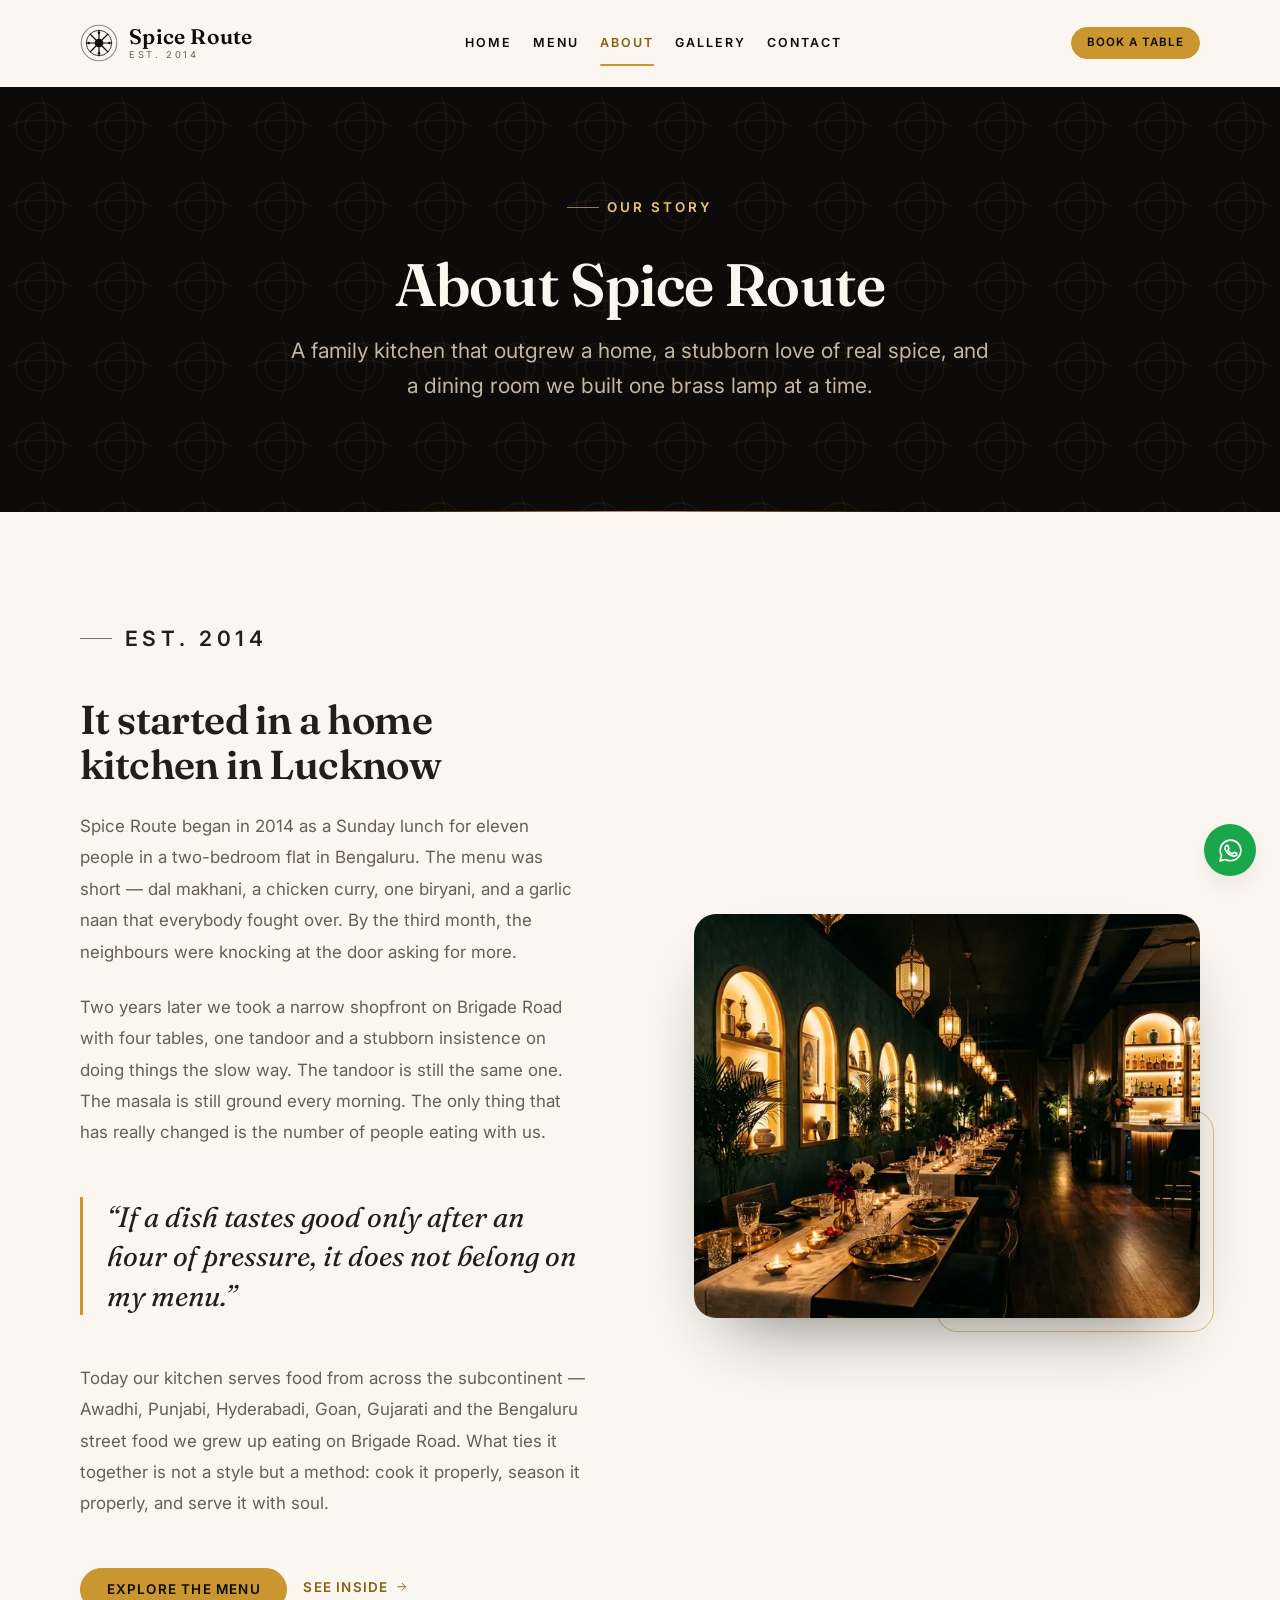
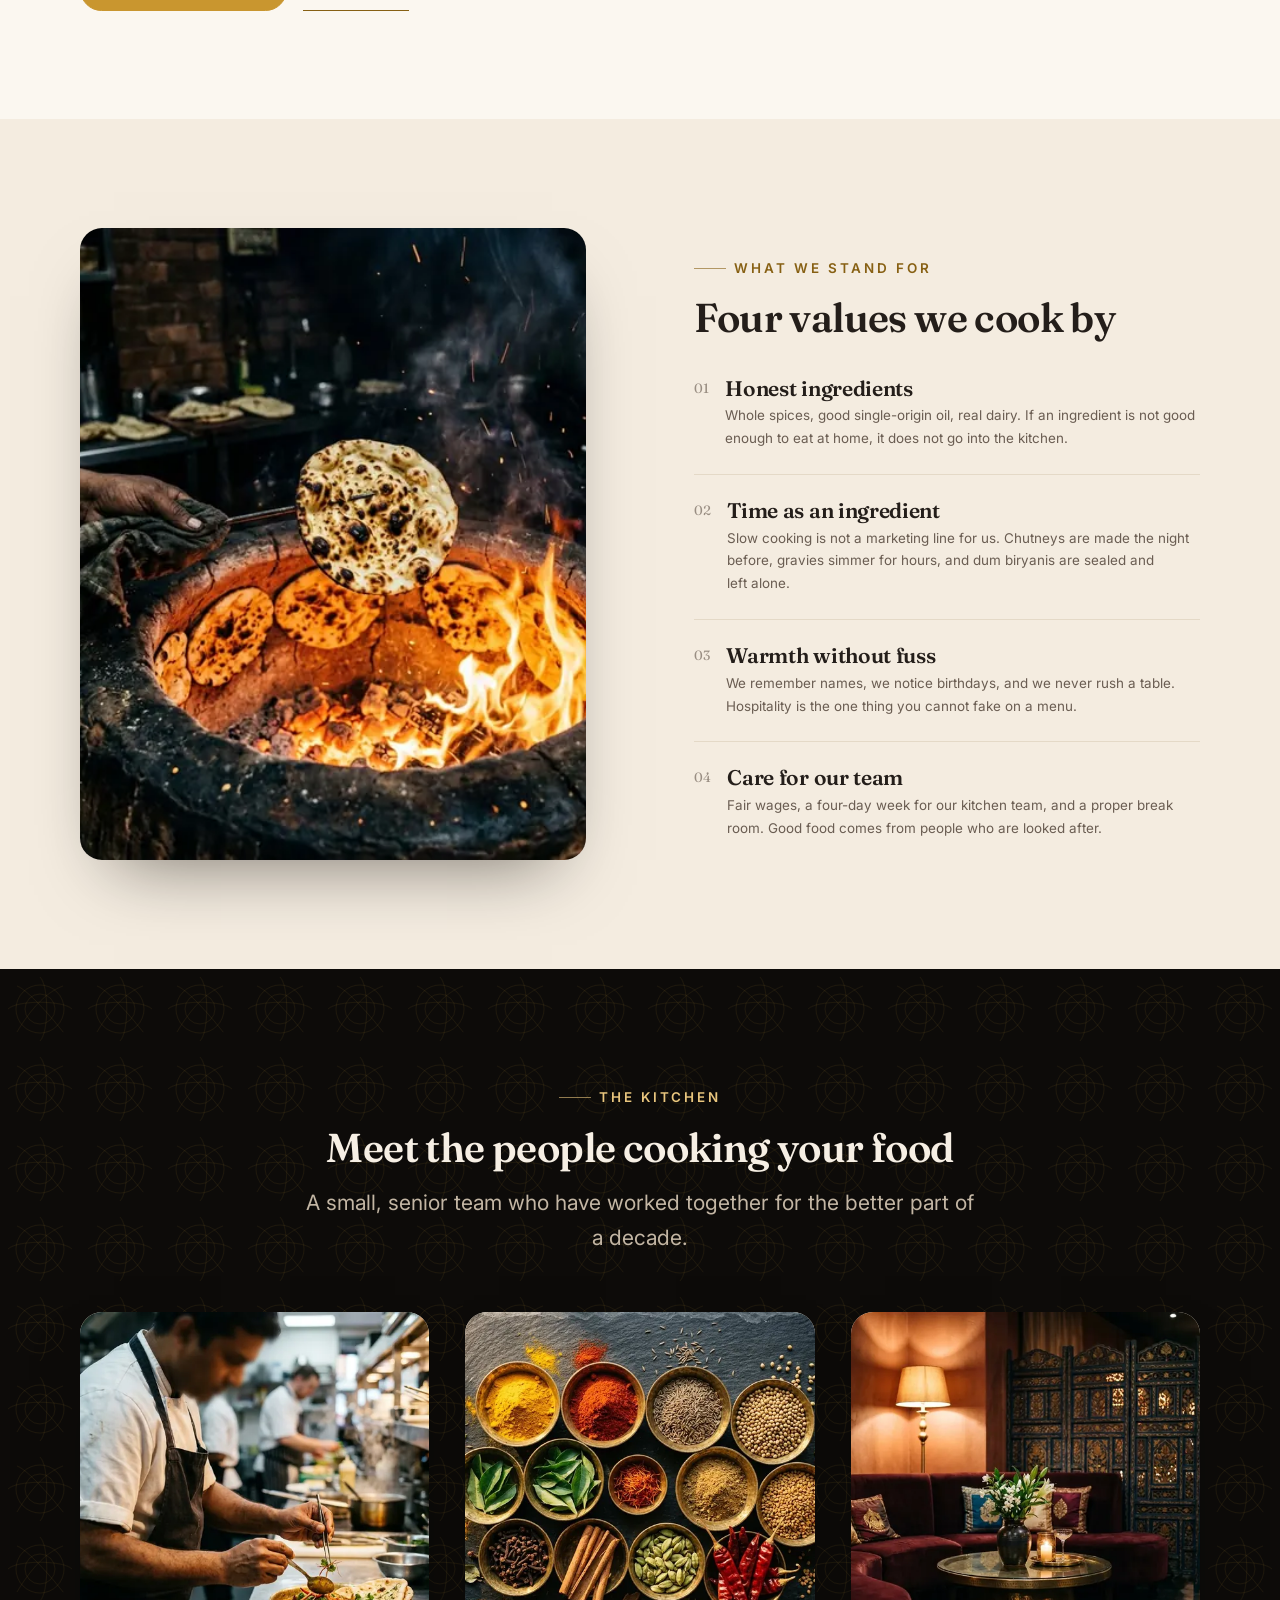
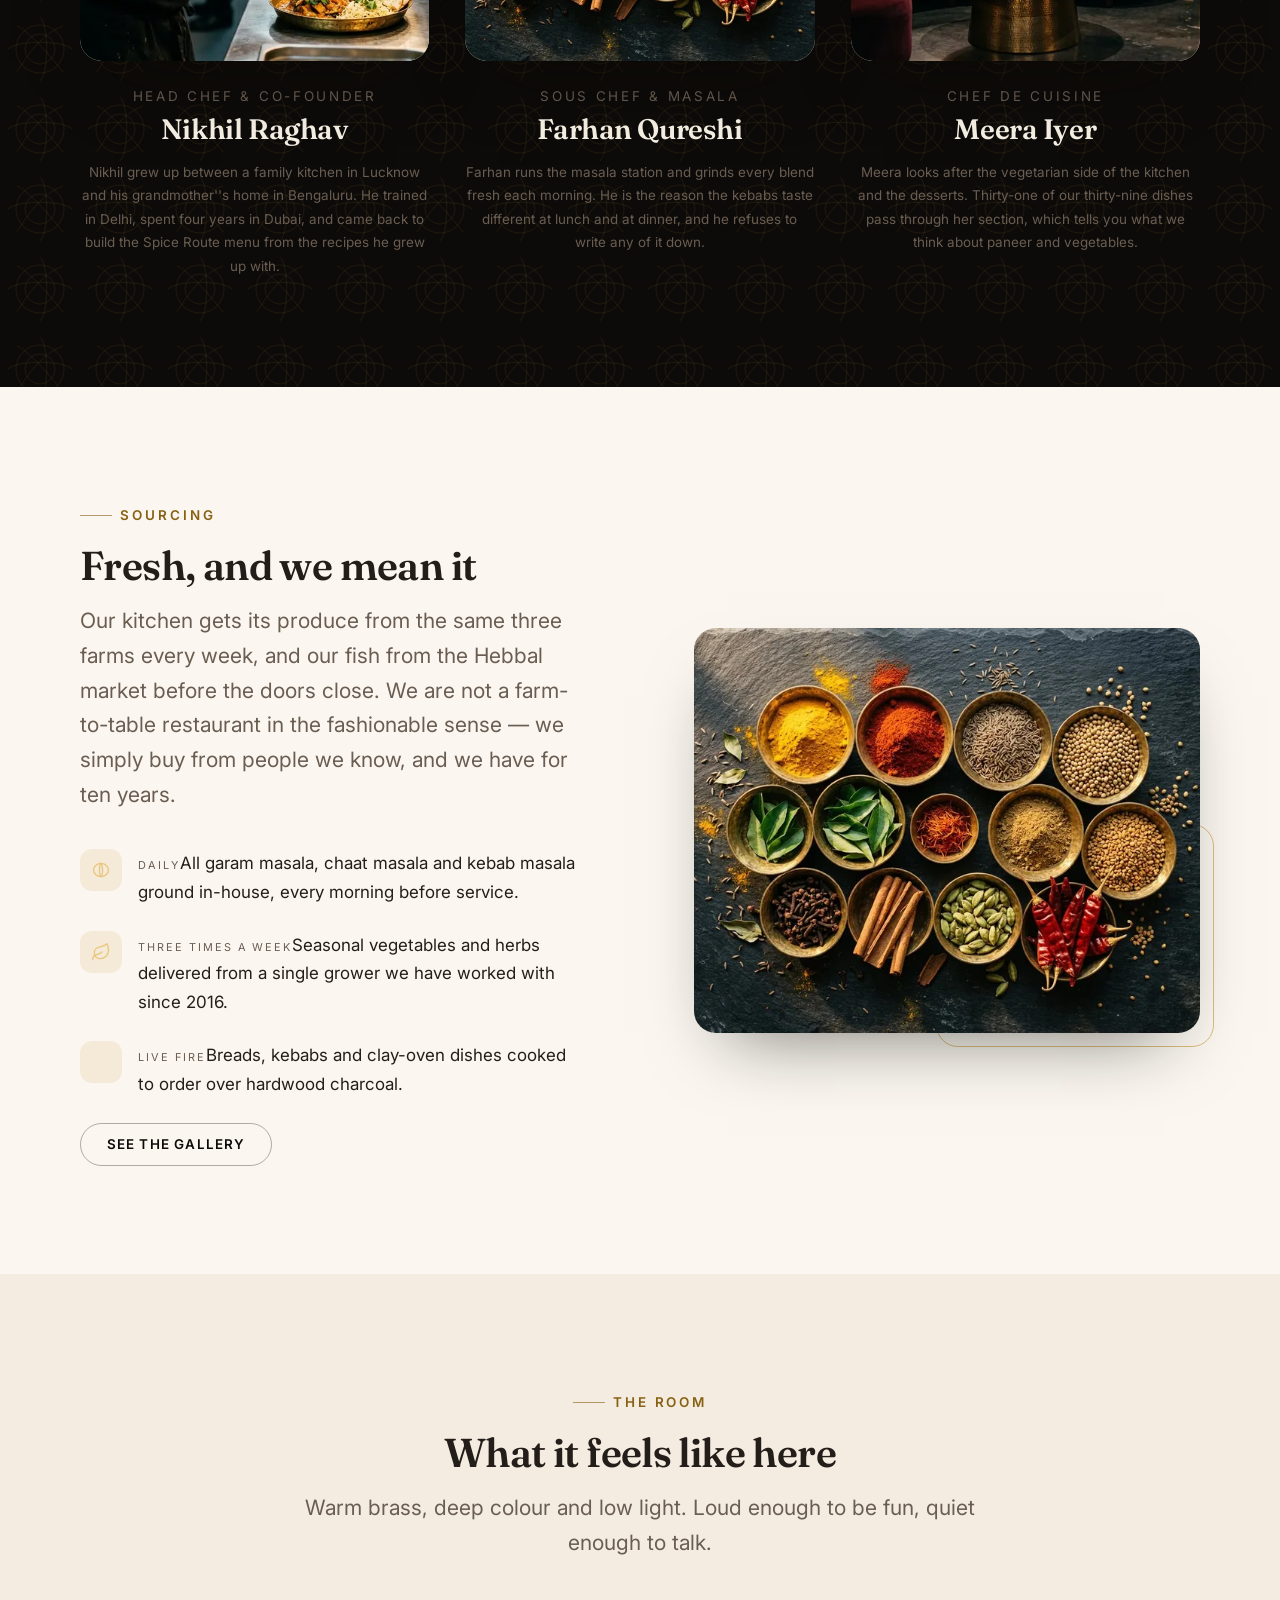
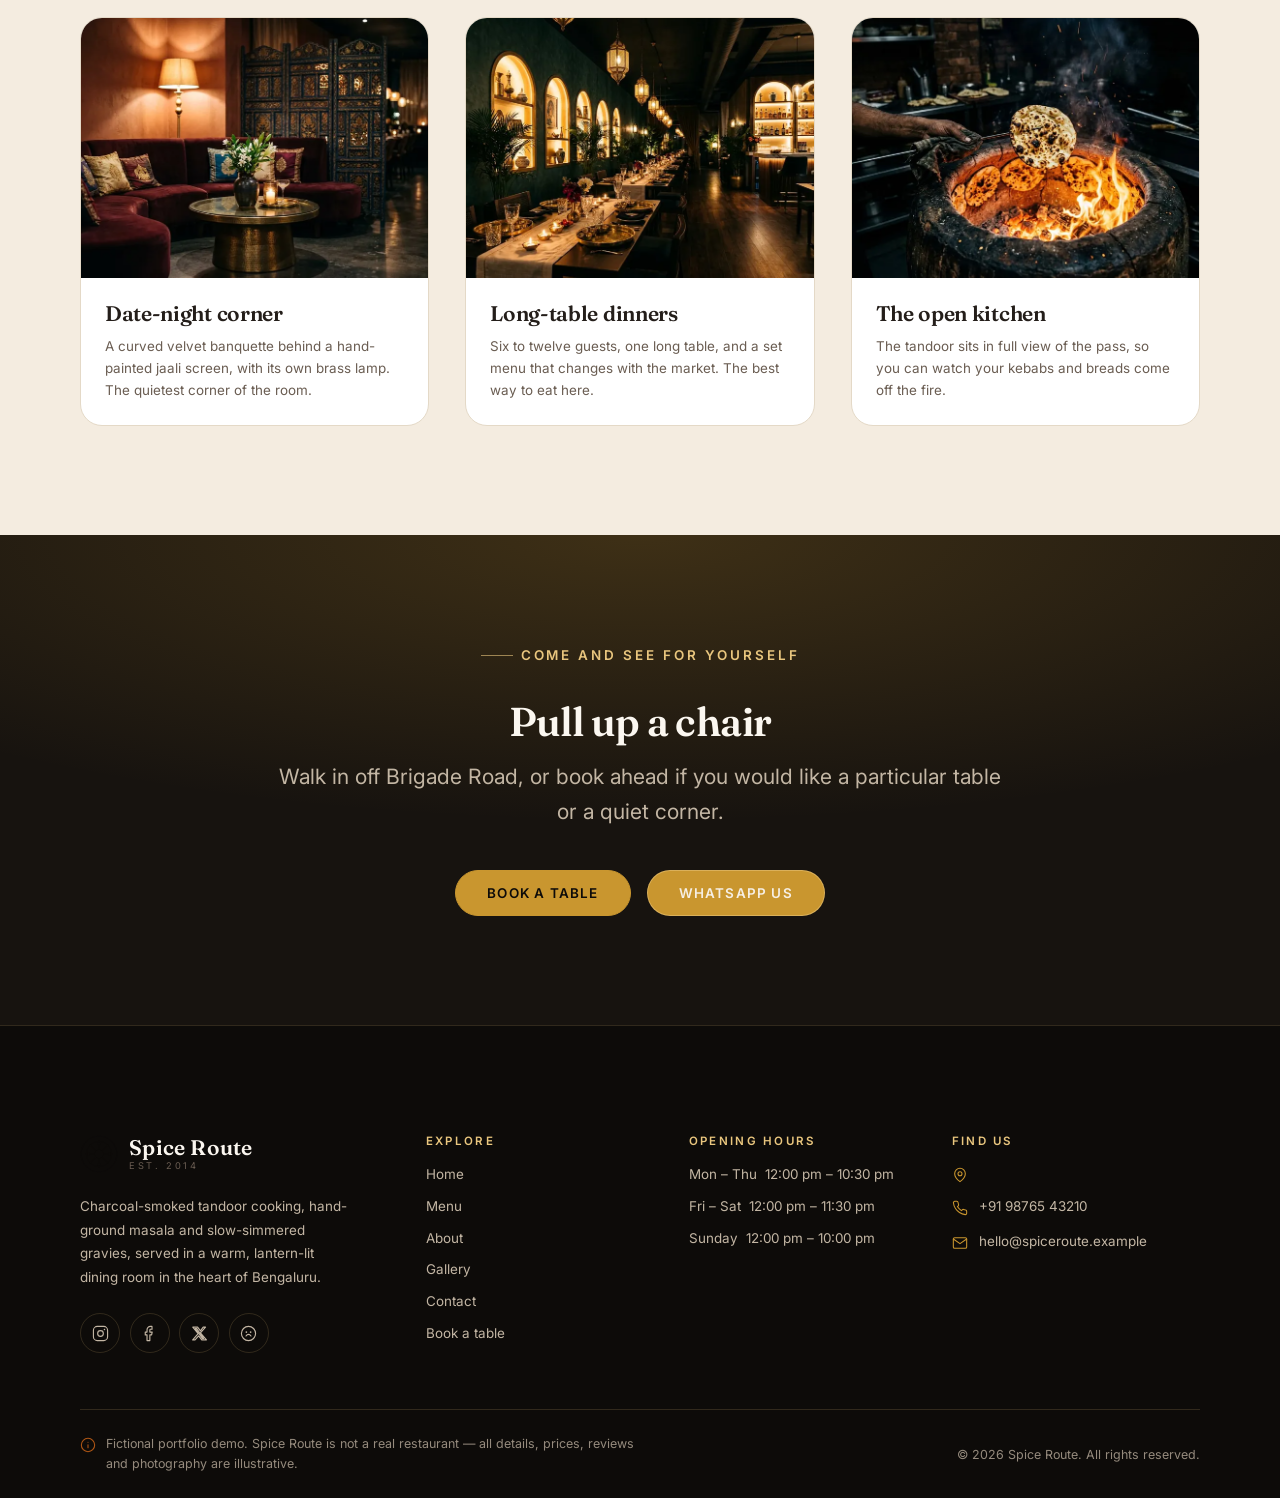
<file: about.html>
<!DOCTYPE html>
<html lang="en" class="no-js">
<head>
<meta charset="utf-8">
<meta name="viewport" content="width=device-width, initial-scale=1">
<title>About | Spice Route — Our Story, Chef & Kitchen</title>
<meta name="description" content="Meet the family behind Spice Route, our head chef Nikhil Raghav, the values we cook by and how we source our ingredients on Brigade Road, Bengaluru.">
<meta name="author" content="Spice Route — portfolio demo">
<meta name="robots" content="index, follow">
<link rel="canonical" href="https://spiceroute-demo.example/about.html">

<!-- Open Graph -->
<meta property="og:type" content="website">
<meta property="og:site_name" content="Spice Route">
<meta property="og:locale" content="en_IN">
<meta property="og:title" content="About Spice Route">
<meta property="og:description" content="Meet the family behind Spice Route, our head chef Nikhil Raghav, the values we cook by and how we source our ingredients on Brigade Road, Bengaluru.">
<meta property="og:url" content="https://spiceroute-demo.example/about.html">
<meta property="og:image" content="https://spiceroute-demo.example/assets/images/og-cover.jpg">
<meta property="og:image:width" content="1200">
<meta property="og:image:height" content="630">
<meta property="og:image:alt" content="A table of Indian dishes at Spice Route">

<!-- Twitter -->
<meta name="twitter:card" content="summary_large_image">
<meta name="twitter:title" content="About Spice Route">
<meta name="twitter:description" content="Meet the family behind Spice Route, our head chef Nikhil Raghav, the values we cook by and how we source our ingredients on Brigade Road, Bengaluru.">
<meta name="twitter:image" content="https://spiceroute-demo.example/assets/images/og-cover.jpg">

<meta name="theme-color" content="#0d0b09">
<link rel="icon" href="assets/favicon.svg" type="image/svg+xml">
<link rel="apple-touch-icon" href="assets/favicon.svg">
<link rel="manifest" href="site.webmanifest">

<!-- Fonts: preconnect + display=swap so text is never invisible -->
<link rel="preconnect" href="https://fonts.googleapis.com">
<link rel="preconnect" href="https://fonts.gstatic.com" crossorigin>
<link rel="stylesheet" href="https://fonts.googleapis.com/css2?family=Fraunces:ital,opsz,wght@0,9..144,400;0,9..144,600;1,9..144,400&family=Inter:wght@400;500;600&display=swap">

<link rel="stylesheet" href="css/style.css">

<script>document.documentElement.classList.remove('no-js');</script>
</head>
<a class="skip-link" href="#main">Skip to main content</a>
<svg class="visually-hidden" aria-hidden="true" focusable="false" xmlns="http://www.w3.org/2000/svg"><symbol id="i-menu" viewBox="0 0 24 24" fill="none" stroke="currentColor" stroke-width="1.6" stroke-linecap="round" stroke-linejoin="round"><path d="M4 7h16M4 12h16M4 17h16"/></symbol><symbol id="i-close" viewBox="0 0 24 24" fill="none" stroke="currentColor" stroke-width="1.6" stroke-linecap="round" stroke-linejoin="round"><path d="M18 6 6 18M6 6l12 12"/></symbol><symbol id="i-arrow" viewBox="0 0 24 24" fill="none" stroke="currentColor" stroke-width="1.6" stroke-linecap="round" stroke-linejoin="round"><path d="M5 12h14M13 6l6 6-6 6"/></symbol><symbol id="i-star" viewBox="0 0 24 24" fill="none" stroke="currentColor" stroke-width="1.6" stroke-linecap="round" stroke-linejoin="round"><path d="m12 2.5 2.95 5.98 6.6.96-4.77 4.65 1.12 6.57L12 17.55l-5.9 3.11 1.12-6.57L2.45 9.44l6.6-.96z"/></symbol><symbol id="i-phone" viewBox="0 0 24 24" fill="none" stroke="currentColor" stroke-width="1.6" stroke-linecap="round" stroke-linejoin="round"><path d="M22 16.92v3a2 2 0 0 1-2.18 2 19.8 19.8 0 0 1-8.63-3.07 19.5 19.5 0 0 1-6-6A19.8 19.8 0 0 1 2.12 4.2 2 2 0 0 1 4.11 2h3a2 2 0 0 1 2 1.72c.13.96.36 1.9.7 2.81a2 2 0 0 1-.45 2.11L8.09 9.91a16 16 0 0 0 6 6l1.27-1.27a2 2 0 0 1 2.11-.45c.9.34 1.85.57 2.81.7A2 2 0 0 1 22 16.92z"/></symbol><symbol id="i-whatsapp" viewBox="0 0 24 24" fill="none" stroke="currentColor" stroke-width="1.6" stroke-linecap="round" stroke-linejoin="round"><path d="M12.04 2A9.9 9.9 0 0 0 2.1 11.9a9.8 9.8 0 0 0 1.35 4.96L2 22l5.28-1.38a9.9 9.9 0 0 0 4.76 1.21h.01a9.9 9.9 0 0 0 9.9-9.9A9.9 9.9 0 0 0 12.04 2zm5.8 14.06c-.24.68-1.42 1.31-1.96 1.36-.5.05-.98.24-3.3-.69-2.78-1.1-4.55-3.94-4.69-4.13-.14-.19-1.13-1.5-1.13-2.86s.72-2.03.97-2.31c.25-.28.55-.35.73-.35.18 0 .37 0 .53.01.17.01.4-.06.62.48.24.57.8 1.97.87 2.11.07.14.12.31.02.5-.1.19-.15.31-.29.47-.14.16-.3.36-.43.48-.14.14-.29.29-.12.57.17.28.74 1.22 1.59 1.98 1.09.97 2.01 1.27 2.3 1.41.28.14.45.12.62-.07.16-.19.71-.83.9-1.11.19-.28.37-.23.63-.14.25.09 1.62.76 1.9.9.28.14.46.21.53.33.07.12.07.68-.17 1.35z"/></symbol><symbol id="i-mail" viewBox="0 0 24 24" fill="none" stroke="currentColor" stroke-width="1.6" stroke-linecap="round" stroke-linejoin="round"><path d="M4 4h16a2 2 0 0 1 2 2v12a2 2 0 0 1-2 2H4a2 2 0 0 1-2-2V6a2 2 0 0 1 2-2z"/><path d="m22 6-10 7L2 6"/></symbol><symbol id="i-pin" viewBox="0 0 24 24" fill="none" stroke="currentColor" stroke-width="1.6" stroke-linecap="round" stroke-linejoin="round"><path d="M20 10c0 6-8 12-8 12s-8-6-8-12a8 8 0 0 1 16 0z"/><circle cx="12" cy="10" r="3"/></symbol><symbol id="i-clock" viewBox="0 0 24 24" fill="none" stroke="currentColor" stroke-width="1.6" stroke-linecap="round" stroke-linejoin="round"><circle cx="12" cy="12" r="10"/><path d="M12 6.5V12l3.5 2"/></symbol><symbol id="i-instagram" viewBox="0 0 24 24" fill="none" stroke="currentColor" stroke-width="1.6" stroke-linecap="round" stroke-linejoin="round"><rect x="2" y="2" width="20" height="20" rx="5.5"/><circle cx="12" cy="12" r="4"/><circle cx="17.6" cy="6.4" r="1.1" fill="currentColor" stroke="none"/></symbol><symbol id="i-facebook" viewBox="0 0 24 24" fill="none" stroke="currentColor" stroke-width="1.6" stroke-linecap="round" stroke-linejoin="round"><path d="M15.5 2h-2.2A4.8 4.8 0 0 0 8.5 6.8V10H6v4h2.5v8h4v-8H15l.8-4h-3.3V7.1c0-.8.3-1.1 1.1-1.1h2z"/></symbol><symbol id="i-x" viewBox="0 0 24 24" fill="none" stroke="currentColor" stroke-width="1.6" stroke-linecap="round" stroke-linejoin="round"><path d="M17.2 3h3.3l-7.2 8.2L21.8 21h-6.6l-4.4-5.7L5.7 21H2.4l7.7-8.8L2.5 3h6.8l4 5.3zm-1.2 16h1.8L8.1 4.9H6.1z"/></symbol><symbol id="i-tripadvisor" viewBox="0 0 24 24" fill="none" stroke="currentColor" stroke-width="1.6" stroke-linecap="round" stroke-linejoin="round"><circle cx="12" cy="12" r="10"/><circle cx="9" cy="10" r="1.2" fill="currentColor" stroke="none"/><circle cx="15" cy="10" r="1.2" fill="currentColor" stroke="none"/><path d="M8.5 15.5c1-1.5 2.3-2.2 3.5-2.2s2.5.7 3.5 2.2"/></symbol><symbol id="i-leaf" viewBox="0 0 24 24" fill="none" stroke="currentColor" stroke-width="1.6" stroke-linecap="round" stroke-linejoin="round"><path d="M11 20A7 7 0 0 1 9.8 6.1C15.5 5 17 4.48 19 2c1 2 2 4.18 2 8 0 5.5-4.78 10-10 10z"/><path d="M2 21c0-3 1.85-5.36 5.08-6C9.5 14.52 12 13 13 12"/></symbol><symbol id="i-flame" viewBox="0 0 24 24" fill="none" stroke="currentColor" stroke-width="1.6" stroke-linecap="round" stroke-linejoin="round"><path d="M12 2.5s5.5 4.2 5.5 9.2A5.5 5.5 0 0 1 12 22a5.5 5.5 0 0 1-5.5-5.3c0-1.6.7-3 1.6-4.2.2 1 .8 1.8 1.6 2.2-.3-2.5.3-5.4 2.3-7.7.1 1.7.9 2.9 2 3.6 1-1.3 1-4.5-2-6.1z"/></symbol><symbol id="i-chef" viewBox="0 0 24 24" fill="none" stroke="currentColor" stroke-width="1.6" stroke-linecap="round" stroke-linejoin="round"><path d="M6 13.87A4 4 0 0 1 7.4 6a5.1 5.1 0 0 1 1.05-1.54 5 5 0 0 1 7.08 0A5.1 5.1 0 0 1 16.6 6 4 4 0 0 1 18 13.87V21H6z"/><path d="M6 17.5h12"/></symbol><symbol id="i-heart" viewBox="0 0 24 24" fill="none" stroke="currentColor" stroke-width="1.6" stroke-linecap="round" stroke-linejoin="round"><path d="M20.8 5.6a5.2 5.2 0 0 0-7.4 0L12 7l-1.4-1.4a5.2 5.2 0 0 0-7.4 7.4L12 21.4l8.8-8.4a5.2 5.2 0 0 0 0-7.4z"/></symbol><symbol id="i-quote" viewBox="0 0 24 24" fill="none" stroke="currentColor" stroke-width="1.6" stroke-linecap="round" stroke-linejoin="round"><path d="M9 11H5.5A2.5 2.5 0 0 0 3 13.5v2A2.5 2.5 0 0 0 5.5 18H7v1a3 3 0 0 1-3 3"/><path d="M21 11h-3.5A2.5 2.5 0 0 0 15 13.5v2a2.5 2.5 0 0 0 2.5 2.5H19v1a3 3 0 0 1-3 3"/></symbol><symbol id="i-check" viewBox="0 0 24 24" fill="none" stroke="currentColor" stroke-width="1.6" stroke-linecap="round" stroke-linejoin="round"><path d="M20 6 9 17l-5-5"/></symbol><symbol id="i-search" viewBox="0 0 24 24" fill="none" stroke="currentColor" stroke-width="1.6" stroke-linecap="round" stroke-linejoin="round"><circle cx="11" cy="11" r="7"/><path d="m20 20-3.6-3.6"/></symbol><symbol id="i-zoom" viewBox="0 0 24 24" fill="none" stroke="currentColor" stroke-width="1.6" stroke-linecap="round" stroke-linejoin="round"><circle cx="11" cy="11" r="7"/><path d="m20 20-3.6-3.6M11 8.2v5.6M8.2 11h5.6"/></symbol><symbol id="i-image" viewBox="0 0 24 24" fill="none" stroke="currentColor" stroke-width="1.6" stroke-linecap="round" stroke-linejoin="round"><rect x="3" y="3" width="18" height="18" rx="2.5"/><circle cx="8.8" cy="9" r="1.8"/><path d="m3.5 17 4.6-4.2 3.4 3 3.2-2.8 5.8 5.2"/></symbol><symbol id="i-calendar" viewBox="0 0 24 24" fill="none" stroke="currentColor" stroke-width="1.6" stroke-linecap="round" stroke-linejoin="round"><rect x="3" y="4.5" width="18" height="17" rx="2.5"/><path d="M16 2.5v4M8 2.5v4M3 10h18"/></symbol><symbol id="i-users" viewBox="0 0 24 24" fill="none" stroke="currentColor" stroke-width="1.6" stroke-linecap="round" stroke-linejoin="round"><path d="M16 21v-2a4 4 0 0 0-4-4H6a4 4 0 0 0-4 4v2"/><circle cx="9" cy="7" r="4"/><path d="M22 21v-2a4 4 0 0 0-3-3.87M16 3.13a4 4 0 0 1 0 7.75"/></symbol><symbol id="i-award" viewBox="0 0 24 24" fill="none" stroke="currentColor" stroke-width="1.6" stroke-linecap="round" stroke-linejoin="round"><circle cx="12" cy="9" r="6"/><path d="m8.2 14.3-1.7 7.2 5.5-2.8 5.5 2.8-1.7-7.2"/></symbol><symbol id="i-spice" viewBox="0 0 24 24" fill="none" stroke="currentColor" stroke-width="1.6" stroke-linecap="round" stroke-linejoin="round"><path d="M3 12c0-4 4-8 9-8s9 4 9 8-4 8-9 8-9-4-9-8z"/><path d="M12 4c-2.5 2.5-2.5 13.5 0 16M12 4c2.5 2.5 2.5 13.5 0 16"/></symbol><symbol id="i-info" viewBox="0 0 24 24" fill="none" stroke="currentColor" stroke-width="1.6" stroke-linecap="round" stroke-linejoin="round"><circle cx="12" cy="12" r="10"/><path d="M12 16v-4.5M12 8h.01"/></symbol><symbol id="i-alert" viewBox="0 0 24 24" fill="none" stroke="currentColor" stroke-width="1.6" stroke-linecap="round" stroke-linejoin="round"><path d="M10.3 3.9 1.8 18a2 2 0 0 0 1.7 3h17a2 2 0 0 0 1.7-3L13.7 3.9a2 2 0 0 0-3.4 0z"/><path d="M12 9v4M12 17h.01"/></symbol></svg>
<header class="site-header">
  <div class="container site-header__inner">
    <a class="logo" href="index.html" aria-label="Spice Route — home">
      <svg class="logo__mark" viewBox="0 0 48 48" aria-hidden="true" focusable="false">
  <circle cx="24" cy="24" r="22.5" fill="none" stroke="currentColor" stroke-width="1.4" opacity=".45"/>
  <circle cx="24" cy="24" r="16" fill="none" stroke="currentColor" stroke-width="1"/>
  <g stroke="currentColor" stroke-width="1.5" fill="none" stroke-linecap="round">
    <path d="M24 8v32M8 24h32M13 13l22 22M35 13L13 35"/>
  </g>
  <circle cx="24" cy="24" r="5.5" fill="currentColor"/>
  <g fill="currentColor"><circle cx="24" cy="11" r="1.6"/><circle cx="24" cy="37" r="1.6"/>
  <circle cx="11" cy="24" r="1.6"/><circle cx="37" cy="24" r="1.6"/></g>
</svg>
      <span class="logo__text">
        <span class="logo__name" data-site-field="name">Spice Route</span>
        <span class="logo__tag">Est. 2014</span>
      </span>
    </a>

    <nav class="site-nav" id="site-nav" aria-label="Main">
      <ul class="site-nav__list">
        <li><a class="site-nav__link" href="index.html">Home</a></li>
        <li><a class="site-nav__link" href="menu.html">Menu</a></li>
        <li><a class="site-nav__link" href="about.html" aria-current="page">About</a></li>
        <li><a class="site-nav__link" href="gallery.html">Gallery</a></li>
        <li><a class="site-nav__link" href="contact.html">Contact</a></li>
      </ul>
      <div class="site-nav__footer">
        <p class="site-nav__meta">
          <a href="tel:+919876543210" data-site-field="phoneHref" data-site-text>+91 98765 43210</a>
          <a href="mailto:hello@spiceroute.example" data-site-field="emailHref" data-site-text>hello@spiceroute.example</a>
          <span data-site-field="address">42, Saffron Street, Brigade Road, Bengaluru 560038</span>
        </p>
      </div>
    </nav>

    <button class="nav-toggle" type="button" aria-expanded="false" aria-controls="site-nav">
      <span class="nav-toggle__bars" aria-hidden="true"><span></span><span></span><span></span></span>
      <span class="nav-toggle__text">Menu</span>
    </button>

    <a class="btn btn--sm site-header__cta" href="contact.html#book">Book a table</a>
  </div>
</header>

<main id="main">
<section class="page-banner on-dark">
  <div class="container">
    <div class="page-banner__inner">
      <p class="eyebrow">Our story</p>
      <h1>About Spice Route</h1>
      <p class="lead">A family kitchen that outgrew a home, a stubborn love of real spice, and a dining room we built one brass lamp at a time.</p>
    </div>
  </div>
</section>

<!-- ============================= STORY ============================= -->
<section class="section" aria-labelledby="story-title">
  <div class="container">
    <div class="split">
      <div class="story-block reveal">
        <p class="eyebrow">Est. 2014</p>
        <h2 id="story-title">It started in a home kitchen in Lucknow</h2>
        <p>Spice Route began in 2014 as a Sunday lunch for eleven people in a two-bedroom flat in Bengaluru. The menu was short — dal makhani, a chicken curry, one biryani, and a garlic naan that everybody fought over. By the third month, the neighbours were knocking at the door asking for more.</p>
        <p>Two years later we took a narrow shopfront on Brigade Road with four tables, one tandoor and a stubborn insistence on doing things the slow way. The tandoor is still the same one. The masala is still ground every morning. The only thing that has really changed is the number of people eating with us.</p>
        <blockquote class="pull-quote">“If a dish tastes good only after an hour of pressure, it does not belong on my menu.”</blockquote>
        <p>Today our kitchen serves food from across the subcontinent — Awadhi, Punjabi, Hyderabadi, Goan, Gujarati and the Bengaluru street food we grew up eating on Brigade Road. What ties it together is not a style but a method: cook it properly, season it properly, and serve it with soul.</p>
        <div class="btn-row">
          <a class="btn" href="menu.html">Explore the menu</a>
          <a class="link-arrow" href="gallery.html">See inside <svg class="arrow" style="width:1em;height:1em" aria-hidden="true"><use href="#i-arrow"></use></svg></a>
        </div>
      </div>
      <div class="split__media frame-stack reveal" data-delay="1">
        <figure class="frame frame--landscape">
          <img src="assets/images/gallery-interior-dining-800.webp" width="1200" height="960" loading="lazy" decoding="async"
               alt="The main dining room at Spice Route, with arched brass-lit niches, candlelit tables and a long bar.">
        </figure>
      </div>
    </div>
  </div>
</section>

<!-- ============================= VALUES ============================= -->
<section class="section section--cream" aria-labelledby="values-title">
  <div class="container">
    <div class="split">
      <div class="split__media frame-stack reveal">
        <figure class="frame">
          <img src="assets/images/gallery-tandoor-800.webp" width="800" height="1000" loading="lazy" decoding="async"
               alt="A clay tandoor glowing with orange flame, naan blistering on its inner walls.">
        </figure>
      </div>
      <div class="reveal" data-delay="1">
        <p class="eyebrow">What we stand for</p>
        <h2 id="values-title">Four values we cook by</h2>
        <div class="value-list" style="margin-top:var(--space-l)">
          <article class="value-item">
            <p class="value-item__num" aria-hidden="true">01</p>
            <div><h3>Honest ingredients</h3><p>Whole spices, good single-origin oil, real dairy. If an ingredient is not good enough to eat at home, it does not go into the kitchen.</p></div>
          </article>
          <article class="value-item">
            <p class="value-item__num" aria-hidden="true">02</p>
            <div><h3>Time as an ingredient</h3><p>Slow cooking is not a marketing line for us. Chutneys are made the night before, gravies simmer for hours, and dum biryanis are sealed and left alone.</p></div>
          </article>
          <article class="value-item">
            <p class="value-item__num" aria-hidden="true">03</p>
            <div><h3>Warmth without fuss</h3><p>We remember names, we notice birthdays, and we never rush a table. Hospitality is the one thing you cannot fake on a menu.</p></div>
          </article>
          <article class="value-item">
            <p class="value-item__num" aria-hidden="true">04</p>
            <div><h3>Care for our team</h3><p>Fair wages, a four-day week for our kitchen team, and a proper break room. Good food comes from people who are looked after.</p></div>
          </article>
        </div>
      </div>
    </div>
  </div>
</section>

<!-- ============================= CHEF ============================= -->
<section class="section section--dark on-dark" aria-labelledby="chef-title">
  <div class="container">
    <div class="section-head section-head--center reveal">
      <p class="eyebrow">The kitchen</p>
      <h2 id="chef-title">Meet the people cooking your food</h2>
      <p class="lead">A small, senior team who have worked together for the better part of a decade.</p>
    </div>
    <div class="grid grid--3">
      <figure class="chef-card reveal">
        <div class="frame"><img src="assets/images/gallery-chef-800.webp" width="800" height="800" loading="lazy" decoding="async"
             alt="Chef Nikhil at the pass, plating a curry in the Spice Route kitchen."></div>
        <figcaption>
          <p class="chef-card__role">Head Chef &amp; Co-founder</p>
          <h3 style="font-size:var(--step-2)">Nikhil Raghav</h3>
          <p>Nikhil grew up between a family kitchen in Lucknow and his grandmother''s home in Bengaluru. He trained in Delhi, spent four years in Dubai, and came back to build the Spice Route menu from the recipes he grew up with.</p>
        </figcaption>
      </figure>
      <figure class="chef-card reveal" data-delay="1">
        <div class="frame"><img src="assets/images/gallery-spices-800.webp" width="800" height="800" loading="lazy" decoding="async"
             alt="Bowls of freshly ground spices and whole aromatics on the Spice Route masala station."></div>
        <figcaption>
          <p class="chef-card__role">Sous Chef &amp; Masala</p>
          <h3 style="font-size:var(--step-2)">Farhan Qureshi</h3>
          <p>Farhan runs the masala station and grinds every blend fresh each morning. He is the reason the kebabs taste different at lunch and at dinner, and he refuses to write any of it down.</p>
        </figcaption>
      </figure>
      <figure class="chef-card reveal" data-delay="2">
        <div class="frame"><img src="assets/images/gallery-interior-lounge-800.webp" width="800" height="800" loading="lazy" decoding="async"
             alt="A corner banquette in the dining room, dressed with cushions and lit by a brass floor lamp."></div>
        <figcaption>
          <p class="chef-card__role">Chef de Cuisine</p>
          <h3 style="font-size:var(--step-2)">Meera Iyer</h3>
          <p>Meera looks after the vegetarian side of the kitchen and the desserts. Thirty-one of our thirty-nine dishes pass through her section, which tells you what we think about paneer and vegetables.</p>
        </figcaption>
      </figure>
    </div>
  </div>
</section>

<!-- ============================= INGREDIENTS ============================= -->
<section class="section" aria-labelledby="ingredients-title">
  <div class="container">
    <div class="split split--media-right">
      <div class="reveal">
        <p class="eyebrow">Sourcing</p>
        <h2 id="ingredients-title">Fresh, and we mean it</h2>
        <p class="lead" style="margin-top:1rem">Our kitchen gets its produce from the same three farms every week, and our fish from the Hebbal market before the doors close. We are not a farm-to-table restaurant in the fashionable sense — we simply buy from people we know, and we have for ten years.</p>
        <ul class="info-list">
          <li class="info-list__item">
            <span class="info-list__icon"><svg class="icon" aria-hidden="true" focusable="false"><use href="#i-spice"></use></svg></span>
            <span><span class="info-list__label">Daily</span><span class="info-list__value">All garam masala, chaat masala and kebab masala ground in-house, every morning before service.</span></span>
          </li>
          <li class="info-list__item">
            <span class="info-list__icon"><svg class="icon" aria-hidden="true" focusable="false"><use href="#i-leaf"></use></svg></span>
            <span><span class="info-list__label">Three times a week</span><span class="info-list__value">Seasonal vegetables and herbs delivered from a single grower we have worked with since 2016.</span></span>
          </li>
          <li class="info-list__item">
            <span class="info-list__icon"><svg class="icon" aria-hidden="true" focusable="false"><use href="#i-fire"></use></svg></span>
            <span><span class="info-list__label">Live fire</span><span class="info-list__value">Breads, kebabs and clay-oven dishes cooked to order over hardwood charcoal.</span></span>
          </li>
        </ul>
        <div class="btn-row">
          <a class="btn btn--ghost" href="gallery.html">See the gallery</a>
        </div>
      </div>
      <div class="split__media frame-stack reveal" data-delay="1">
        <figure class="frame frame--landscape">
          <img src="assets/images/gallery-spices-800.webp" width="1200" height="960" loading="lazy" decoding="async"
               alt="Bowls of whole spices and freshly ground masala arranged on the Spice Route masala station.">
        </figure>
      </div>
    </div>
  </div>
</section>

<!-- ============================= ATMOSPHERE ============================= -->
<section class="section section--cream" aria-labelledby="atmosphere-title">
  <div class="container">
    <div class="section-head section-head--center reveal">
      <p class="eyebrow">The room</p>
      <h2 id="atmosphere-title">What it feels like here</h2>
      <p class="lead">Warm brass, deep colour and low light. Loud enough to be fun, quiet enough to talk.</p>
    </div>
    <div class="grid grid--3">
      <article class="card reveal">
        <div class="card__media"><img src="assets/images/gallery-interior-lounge-800.webp" width="800" height="600" loading="lazy" decoding="async"
             alt="A corner banquette lounge with a jaali screen and a glowing brass floor lamp."></div>
        <div class="card__body">
          <h3 class="card__title">Date-night corner</h3>
          <p class="card__text">A curved velvet banquette behind a hand-painted jaali screen, with its own brass lamp. The quietest corner of the room.</p>
        </div>
      </article>
      <article class="card reveal" data-delay="1">
        <div class="card__media"><img src="assets/images/gallery-interior-dining-800.webp" width="800" height="600" loading="lazy" decoding="async"
             alt="The long dining table laid with brass thali plates, wine glasses and lit candles."></div>
        <div class="card__body">
          <h3 class="card__title">Long-table dinners</h3>
          <p class="card__text">Six to twelve guests, one long table, and a set menu that changes with the market. The best way to eat here.</p>
        </div>
      </article>
      <article class="card reveal" data-delay="2">
        <div class="card__media"><img src="assets/images/gallery-tandoor-800.webp" width="800" height="600" loading="lazy" decoding="async"
             alt="The tandoor glowing orange as naan is pulled from the oven wall."></div>
        <div class="card__body">
          <h3 class="card__title">The open kitchen</h3>
          <p class="card__text">The tandoor sits in full view of the pass, so you can watch your kebabs and breads come off the fire.</p>
        </div>
      </article>
    </div>
  </div>
</section>

<section class="cta-band on-dark" aria-labelledby="about-cta-title">
  <div class="container">
    <div class="cta-band__inner reveal">
      <p class="eyebrow">Come and see for yourself</p>
      <h2 id="about-cta-title">Pull up a chair</h2>
      <p class="lead">Walk in off Brigade Road, or book ahead if you would like a particular table or a quiet corner.</p>
      <div class="btn-row">
        <a class="btn btn--lg" href="contact.html#book">Book a table</a>
        <a class="btn btn--lg btn--ghost-light" data-site-field="whatsappHref" href="https://wa.me/919876543210">WhatsApp us</a>
      </div>
    </div>
  </div>
</section>
</main>

<footer class="site-footer">
  <div class="container">
    <div class="site-footer__grid">
      <div class="site-footer__brand">
        <a class="logo" href="index.html">
          <svg class="logo__mark" viewBox="0 0 48 48" aria-hidden="true" focusable="false">
  <circle cx="24" cy="24" r="22.5" fill="none" stroke="currentColor" stroke-width="1.4" opacity=".45"/>
  <circle cx="24" cy="24" r="16" fill="none" stroke="currentColor" stroke-width="1"/>
  <g stroke="currentColor" stroke-width="1.5" fill="none" stroke-linecap="round">
    <path d="M24 8v32M8 24h32M13 13l22 22M35 13L13 35"/>
  </g>
  <circle cx="24" cy="24" r="5.5" fill="currentColor"/>
  <g fill="currentColor"><circle cx="24" cy="11" r="1.6"/><circle cx="24" cy="37" r="1.6"/>
  <circle cx="11" cy="24" r="1.6"/><circle cx="37" cy="24" r="1.6"/></g>
</svg>
          <span class="logo__text">
            <span class="logo__name" data-site-field="name">Spice Route</span>
            <span class="logo__tag">Est. 2014</span>
          </span>
        </a>
        <p>Charcoal-smoked tandoor cooking, hand-ground masala and slow-simmered gravies, served in a warm, lantern-lit dining room in the heart of Bengaluru.</p>
        <div class="social-row">
          <a class="social-link" data-social="instagram" href="https://www.instagram.com/" aria-label="Spice Route on Instagram" rel="noopener noreferrer"><svg aria-hidden="true"><use href="#i-instagram"></use></svg></a>
          <a class="social-link" data-social="facebook" href="https://www.facebook.com/" aria-label="Spice Route on Facebook" rel="noopener noreferrer"><svg aria-hidden="true"><use href="#i-facebook"></use></svg></a>
          <a class="social-link" data-social="x" href="https://x.com/" aria-label="Spice Route on X" rel="noopener noreferrer"><svg aria-hidden="true"><use href="#i-x"></use></svg></a>
          <a class="social-link" data-social="tripadvisor" href="https://www.tripadvisor.com/" aria-label="Spice Route on TripAdvisor" rel="noopener noreferrer"><svg aria-hidden="true"><use href="#i-tripadvisor"></use></svg></a>
        </div>
      </div>

      <nav aria-labelledby="f-explore">
        <h2 id="f-explore">Explore</h2>
        <ul class="site-footer__list">
          <li><a href="index.html">Home</a></li>
          <li><a href="menu.html">Menu</a></li>
          <li><a href="about.html">About</a></li>
          <li><a href="gallery.html">Gallery</a></li>
          <li><a href="contact.html">Contact</a></li>
          <li><a href="contact.html#book">Book a table</a></li>
        </ul>
      </nav>

      <div>
        <h2>Opening hours</h2>
        <ul class="site-footer__list" data-hours-list>
          <li>Mon – Thu &nbsp;12:00 pm – 10:30 pm</li>
          <li>Fri – Sat &nbsp;12:00 pm – 11:30 pm</li>
          <li>Sunday &nbsp;12:00 pm – 10:00 pm</li>
        </ul>
      </div>

      <div>
        <h2>Find us</h2>
        <ul class="site-footer__contact">
          <li><svg class="icon" aria-hidden="true" focusable="false"><use href="#i-pin"></use></svg><span data-site-field="address" data-social>42, Saffron Street, Brigade Road, Indiranagar, Bengaluru 560038</span></li>
          <li><svg class="icon" aria-hidden="true" focusable="false"><use href="#i-phone"></use></svg><a href="tel:+919876543210" data-site-field="phoneHref">+91 98765 43210</a></li>
          <li><svg class="icon" aria-hidden="true" focusable="false"><use href="#i-mail"></use></svg><a href="mailto:hello@spiceroute.example" data-site-field="emailHref">hello@spiceroute.example</a></li>
        </ul>
      </div>
    </div>

    <div class="site-footer__bottom">
      <p class="site-footer__disclaimer">
        <svg class="icon" aria-hidden="true" focusable="false"><use href="#i-info"></use></svg>
        <span>Fictional portfolio demo. Spice Route is not a real restaurant — all details, prices, reviews and photography are illustrative.</span>
      </p>
      <p data-site-field="copyright">© 2025 Spice Route. All rights reserved.</p>
    </div>
  </div>
</footer>

<div class="floating-ui">
  <button class="fab fab--top" type="button" aria-label="Back to top">
    <svg aria-hidden="true" focusable="false" style="transform:rotate(-90deg)"><use href="#i-arrow"></use></svg>
    <span class="fab__tip">Back to top</span>
  </button>
  <a class="fab fab--wa" data-site-field="whatsappHref" href="https://wa.me/919876543210" aria-label="Chat with Spice Route on WhatsApp" rel="noopener">
    <svg aria-hidden="true" focusable="false"><use href="#i-whatsapp"></use></svg>
    <span class="fab__tip">WhatsApp us</span>
  </a>
</div>

<div class="toast" role="status" aria-live="polite">
  <svg aria-hidden="true" focusable="false"><use href="#i-check"></use></svg>
  <span data-toast-text>Saved.</span>
</div>

<script src="js/site-data.js"></script>
<script src="js/script.js" defer></script>
</body>
</html>
</file>
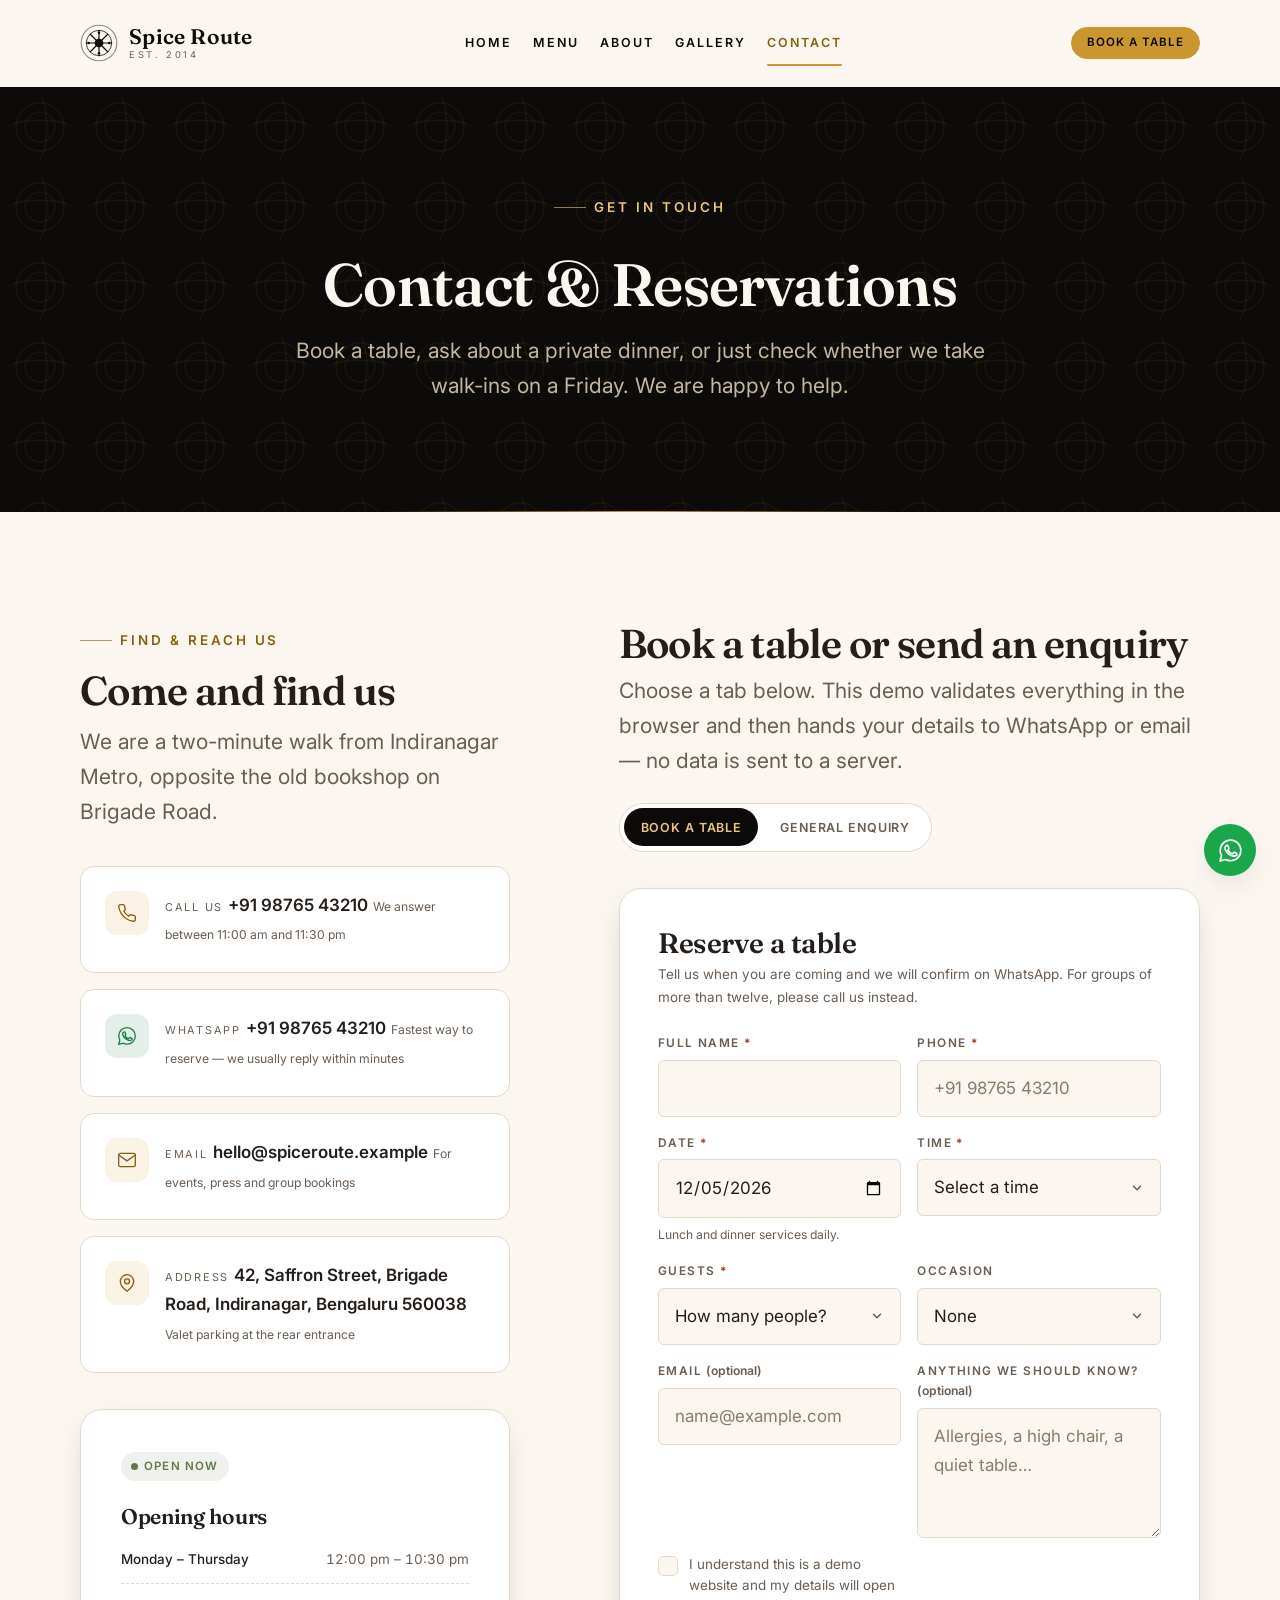
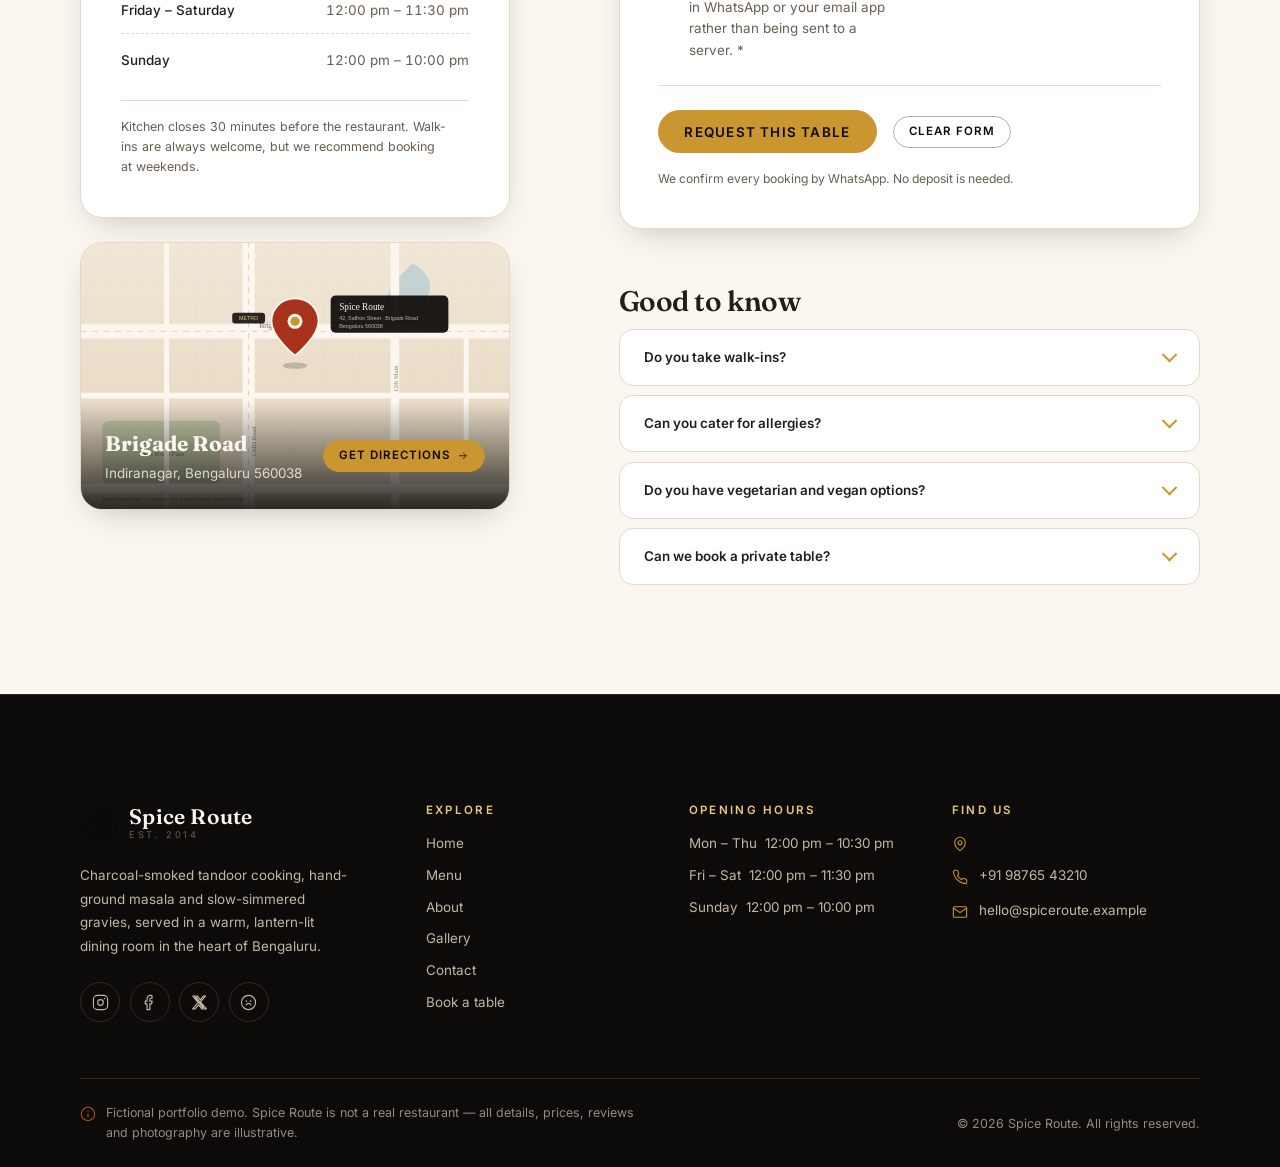
<file: contact.html>
<!DOCTYPE html>
<html lang="en" class="no-js">
<head>
<meta charset="utf-8">
<meta name="viewport" content="width=device-width, initial-scale=1">
<title>Contact & Reservations | Spice Route, Bengaluru</title>
<meta name="description" content="Book a table at Spice Route, 42 Saffron Street, Brigade Road, Bengaluru. Call, WhatsApp, send an enquiry or reserve online.">
<meta name="author" content="Spice Route — portfolio demo">
<meta name="robots" content="index, follow">
<link rel="canonical" href="https://spiceroute-demo.example/contact.html">

<!-- Open Graph -->
<meta property="og:type" content="website">
<meta property="og:site_name" content="Spice Route">
<meta property="og:locale" content="en_IN">
<meta property="og:title" content="Book a table at Spice Route">
<meta property="og:description" content="Book a table at Spice Route, 42 Saffron Street, Brigade Road, Bengaluru. Call, WhatsApp, send an enquiry or reserve online.">
<meta property="og:url" content="https://spiceroute-demo.example/contact.html">
<meta property="og:image" content="https://spiceroute-demo.example/assets/images/og-cover.jpg">
<meta property="og:image:width" content="1200">
<meta property="og:image:height" content="630">
<meta property="og:image:alt" content="A table of Indian dishes at Spice Route">

<!-- Twitter -->
<meta name="twitter:card" content="summary_large_image">
<meta name="twitter:title" content="Book a table at Spice Route">
<meta name="twitter:description" content="Book a table at Spice Route, 42 Saffron Street, Brigade Road, Bengaluru. Call, WhatsApp, send an enquiry or reserve online.">
<meta name="twitter:image" content="https://spiceroute-demo.example/assets/images/og-cover.jpg">

<meta name="theme-color" content="#0d0b09">
<link rel="icon" href="assets/favicon.svg" type="image/svg+xml">
<link rel="apple-touch-icon" href="assets/favicon.svg">
<link rel="manifest" href="site.webmanifest">

<!-- Fonts: preconnect + display=swap so text is never invisible -->
<link rel="preconnect" href="https://fonts.googleapis.com">
<link rel="preconnect" href="https://fonts.gstatic.com" crossorigin>
<link rel="stylesheet" href="https://fonts.googleapis.com/css2?family=Fraunces:ital,opsz,wght@0,9..144,400;0,9..144,600;1,9..144,400&family=Inter:wght@400;500;600&display=swap">

<link rel="stylesheet" href="css/style.css">

<script type="application/ld+json">
{
  "@context": "https://schema.org",
  "@type": "Restaurant",
  "name": "Spice Route",
  "description": "Authentic Indian flavours, served with soul. Charcoal tandoor cooking, hand-ground masala and slow-simmered gravies in a lantern-lit dining room.",
  "url": "https://spiceroute-demo.example/",
  "image": "https://spiceroute-demo.example/assets/images/og-cover.jpg",
  "telephone": "+91 98765 43210",
  "email": "hello@spiceroute.example",
  "priceRange": "₹₹",
  "servesCuisine": ["North Indian", "Mughlai", "Awadhi", "Hyderabadi", "Indian Street Food"],
  "acceptsReservations": "True",
  "foundingDate": "2014",
  "address": {
    "@type": "PostalAddress",
    "streetAddress": "42, Saffron Street, Brigade Road, Indiranagar",
    "addressLocality": "Bengaluru",
    "addressRegion": "Karnataka",
    "postalCode": "560038",
    "addressCountry": "IN"
  },
  "geo": { "@type": "GeoCoordinates", "latitude": 12.97194, "longitude": 77.64123 },
  "openingHoursSpecification": [
    { "@type": "OpeningHoursSpecification", "dayOfWeek": ["Monday","Tuesday","Wednesday","Thursday"], "opens": "12:00", "closes": "22:30" },
    { "@type": "OpeningHoursSpecification", "dayOfWeek": ["Friday","Saturday"], "opens": "12:00", "closes": "23:30" },
    { "@type": "OpeningHoursSpecification", "dayOfWeek": "Sunday", "opens": "12:00", "closes": "22:00" }
  ]
}
</script>
<script>document.documentElement.classList.remove('no-js');</script>
</head>
<a class="skip-link" href="#main">Skip to main content</a>
<svg class="visually-hidden" aria-hidden="true" focusable="false" xmlns="http://www.w3.org/2000/svg"><symbol id="i-menu" viewBox="0 0 24 24" fill="none" stroke="currentColor" stroke-width="1.6" stroke-linecap="round" stroke-linejoin="round"><path d="M4 7h16M4 12h16M4 17h16"/></symbol><symbol id="i-close" viewBox="0 0 24 24" fill="none" stroke="currentColor" stroke-width="1.6" stroke-linecap="round" stroke-linejoin="round"><path d="M18 6 6 18M6 6l12 12"/></symbol><symbol id="i-arrow" viewBox="0 0 24 24" fill="none" stroke="currentColor" stroke-width="1.6" stroke-linecap="round" stroke-linejoin="round"><path d="M5 12h14M13 6l6 6-6 6"/></symbol><symbol id="i-star" viewBox="0 0 24 24" fill="none" stroke="currentColor" stroke-width="1.6" stroke-linecap="round" stroke-linejoin="round"><path d="m12 2.5 2.95 5.98 6.6.96-4.77 4.65 1.12 6.57L12 17.55l-5.9 3.11 1.12-6.57L2.45 9.44l6.6-.96z"/></symbol><symbol id="i-phone" viewBox="0 0 24 24" fill="none" stroke="currentColor" stroke-width="1.6" stroke-linecap="round" stroke-linejoin="round"><path d="M22 16.92v3a2 2 0 0 1-2.18 2 19.8 19.8 0 0 1-8.63-3.07 19.5 19.5 0 0 1-6-6A19.8 19.8 0 0 1 2.12 4.2 2 2 0 0 1 4.11 2h3a2 2 0 0 1 2 1.72c.13.96.36 1.9.7 2.81a2 2 0 0 1-.45 2.11L8.09 9.91a16 16 0 0 0 6 6l1.27-1.27a2 2 0 0 1 2.11-.45c.9.34 1.85.57 2.81.7A2 2 0 0 1 22 16.92z"/></symbol><symbol id="i-whatsapp" viewBox="0 0 24 24" fill="none" stroke="currentColor" stroke-width="1.6" stroke-linecap="round" stroke-linejoin="round"><path d="M12.04 2A9.9 9.9 0 0 0 2.1 11.9a9.8 9.8 0 0 0 1.35 4.96L2 22l5.28-1.38a9.9 9.9 0 0 0 4.76 1.21h.01a9.9 9.9 0 0 0 9.9-9.9A9.9 9.9 0 0 0 12.04 2zm5.8 14.06c-.24.68-1.42 1.31-1.96 1.36-.5.05-.98.24-3.3-.69-2.78-1.1-4.55-3.94-4.69-4.13-.14-.19-1.13-1.5-1.13-2.86s.72-2.03.97-2.31c.25-.28.55-.35.73-.35.18 0 .37 0 .53.01.17.01.4-.06.62.48.24.57.8 1.97.87 2.11.07.14.12.31.02.5-.1.19-.15.31-.29.47-.14.16-.3.36-.43.48-.14.14-.29.29-.12.57.17.28.74 1.22 1.59 1.98 1.09.97 2.01 1.27 2.3 1.41.28.14.45.12.62-.07.16-.19.71-.83.9-1.11.19-.28.37-.23.63-.14.25.09 1.62.76 1.9.9.28.14.46.21.53.33.07.12.07.68-.17 1.35z"/></symbol><symbol id="i-mail" viewBox="0 0 24 24" fill="none" stroke="currentColor" stroke-width="1.6" stroke-linecap="round" stroke-linejoin="round"><path d="M4 4h16a2 2 0 0 1 2 2v12a2 2 0 0 1-2 2H4a2 2 0 0 1-2-2V6a2 2 0 0 1 2-2z"/><path d="m22 6-10 7L2 6"/></symbol><symbol id="i-pin" viewBox="0 0 24 24" fill="none" stroke="currentColor" stroke-width="1.6" stroke-linecap="round" stroke-linejoin="round"><path d="M20 10c0 6-8 12-8 12s-8-6-8-12a8 8 0 0 1 16 0z"/><circle cx="12" cy="10" r="3"/></symbol><symbol id="i-clock" viewBox="0 0 24 24" fill="none" stroke="currentColor" stroke-width="1.6" stroke-linecap="round" stroke-linejoin="round"><circle cx="12" cy="12" r="10"/><path d="M12 6.5V12l3.5 2"/></symbol><symbol id="i-instagram" viewBox="0 0 24 24" fill="none" stroke="currentColor" stroke-width="1.6" stroke-linecap="round" stroke-linejoin="round"><rect x="2" y="2" width="20" height="20" rx="5.5"/><circle cx="12" cy="12" r="4"/><circle cx="17.6" cy="6.4" r="1.1" fill="currentColor" stroke="none"/></symbol><symbol id="i-facebook" viewBox="0 0 24 24" fill="none" stroke="currentColor" stroke-width="1.6" stroke-linecap="round" stroke-linejoin="round"><path d="M15.5 2h-2.2A4.8 4.8 0 0 0 8.5 6.8V10H6v4h2.5v8h4v-8H15l.8-4h-3.3V7.1c0-.8.3-1.1 1.1-1.1h2z"/></symbol><symbol id="i-x" viewBox="0 0 24 24" fill="none" stroke="currentColor" stroke-width="1.6" stroke-linecap="round" stroke-linejoin="round"><path d="M17.2 3h3.3l-7.2 8.2L21.8 21h-6.6l-4.4-5.7L5.7 21H2.4l7.7-8.8L2.5 3h6.8l4 5.3zm-1.2 16h1.8L8.1 4.9H6.1z"/></symbol><symbol id="i-tripadvisor" viewBox="0 0 24 24" fill="none" stroke="currentColor" stroke-width="1.6" stroke-linecap="round" stroke-linejoin="round"><circle cx="12" cy="12" r="10"/><circle cx="9" cy="10" r="1.2" fill="currentColor" stroke="none"/><circle cx="15" cy="10" r="1.2" fill="currentColor" stroke="none"/><path d="M8.5 15.5c1-1.5 2.3-2.2 3.5-2.2s2.5.7 3.5 2.2"/></symbol><symbol id="i-leaf" viewBox="0 0 24 24" fill="none" stroke="currentColor" stroke-width="1.6" stroke-linecap="round" stroke-linejoin="round"><path d="M11 20A7 7 0 0 1 9.8 6.1C15.5 5 17 4.48 19 2c1 2 2 4.18 2 8 0 5.5-4.78 10-10 10z"/><path d="M2 21c0-3 1.85-5.36 5.08-6C9.5 14.52 12 13 13 12"/></symbol><symbol id="i-flame" viewBox="0 0 24 24" fill="none" stroke="currentColor" stroke-width="1.6" stroke-linecap="round" stroke-linejoin="round"><path d="M12 2.5s5.5 4.2 5.5 9.2A5.5 5.5 0 0 1 12 22a5.5 5.5 0 0 1-5.5-5.3c0-1.6.7-3 1.6-4.2.2 1 .8 1.8 1.6 2.2-.3-2.5.3-5.4 2.3-7.7.1 1.7.9 2.9 2 3.6 1-1.3 1-4.5-2-6.1z"/></symbol><symbol id="i-chef" viewBox="0 0 24 24" fill="none" stroke="currentColor" stroke-width="1.6" stroke-linecap="round" stroke-linejoin="round"><path d="M6 13.87A4 4 0 0 1 7.4 6a5.1 5.1 0 0 1 1.05-1.54 5 5 0 0 1 7.08 0A5.1 5.1 0 0 1 16.6 6 4 4 0 0 1 18 13.87V21H6z"/><path d="M6 17.5h12"/></symbol><symbol id="i-heart" viewBox="0 0 24 24" fill="none" stroke="currentColor" stroke-width="1.6" stroke-linecap="round" stroke-linejoin="round"><path d="M20.8 5.6a5.2 5.2 0 0 0-7.4 0L12 7l-1.4-1.4a5.2 5.2 0 0 0-7.4 7.4L12 21.4l8.8-8.4a5.2 5.2 0 0 0 0-7.4z"/></symbol><symbol id="i-quote" viewBox="0 0 24 24" fill="none" stroke="currentColor" stroke-width="1.6" stroke-linecap="round" stroke-linejoin="round"><path d="M9 11H5.5A2.5 2.5 0 0 0 3 13.5v2A2.5 2.5 0 0 0 5.5 18H7v1a3 3 0 0 1-3 3"/><path d="M21 11h-3.5A2.5 2.5 0 0 0 15 13.5v2a2.5 2.5 0 0 0 2.5 2.5H19v1a3 3 0 0 1-3 3"/></symbol><symbol id="i-check" viewBox="0 0 24 24" fill="none" stroke="currentColor" stroke-width="1.6" stroke-linecap="round" stroke-linejoin="round"><path d="M20 6 9 17l-5-5"/></symbol><symbol id="i-search" viewBox="0 0 24 24" fill="none" stroke="currentColor" stroke-width="1.6" stroke-linecap="round" stroke-linejoin="round"><circle cx="11" cy="11" r="7"/><path d="m20 20-3.6-3.6"/></symbol><symbol id="i-zoom" viewBox="0 0 24 24" fill="none" stroke="currentColor" stroke-width="1.6" stroke-linecap="round" stroke-linejoin="round"><circle cx="11" cy="11" r="7"/><path d="m20 20-3.6-3.6M11 8.2v5.6M8.2 11h5.6"/></symbol><symbol id="i-image" viewBox="0 0 24 24" fill="none" stroke="currentColor" stroke-width="1.6" stroke-linecap="round" stroke-linejoin="round"><rect x="3" y="3" width="18" height="18" rx="2.5"/><circle cx="8.8" cy="9" r="1.8"/><path d="m3.5 17 4.6-4.2 3.4 3 3.2-2.8 5.8 5.2"/></symbol><symbol id="i-calendar" viewBox="0 0 24 24" fill="none" stroke="currentColor" stroke-width="1.6" stroke-linecap="round" stroke-linejoin="round"><rect x="3" y="4.5" width="18" height="17" rx="2.5"/><path d="M16 2.5v4M8 2.5v4M3 10h18"/></symbol><symbol id="i-users" viewBox="0 0 24 24" fill="none" stroke="currentColor" stroke-width="1.6" stroke-linecap="round" stroke-linejoin="round"><path d="M16 21v-2a4 4 0 0 0-4-4H6a4 4 0 0 0-4 4v2"/><circle cx="9" cy="7" r="4"/><path d="M22 21v-2a4 4 0 0 0-3-3.87M16 3.13a4 4 0 0 1 0 7.75"/></symbol><symbol id="i-award" viewBox="0 0 24 24" fill="none" stroke="currentColor" stroke-width="1.6" stroke-linecap="round" stroke-linejoin="round"><circle cx="12" cy="9" r="6"/><path d="m8.2 14.3-1.7 7.2 5.5-2.8 5.5 2.8-1.7-7.2"/></symbol><symbol id="i-spice" viewBox="0 0 24 24" fill="none" stroke="currentColor" stroke-width="1.6" stroke-linecap="round" stroke-linejoin="round"><path d="M3 12c0-4 4-8 9-8s9 4 9 8-4 8-9 8-9-4-9-8z"/><path d="M12 4c-2.5 2.5-2.5 13.5 0 16M12 4c2.5 2.5 2.5 13.5 0 16"/></symbol><symbol id="i-info" viewBox="0 0 24 24" fill="none" stroke="currentColor" stroke-width="1.6" stroke-linecap="round" stroke-linejoin="round"><circle cx="12" cy="12" r="10"/><path d="M12 16v-4.5M12 8h.01"/></symbol><symbol id="i-alert" viewBox="0 0 24 24" fill="none" stroke="currentColor" stroke-width="1.6" stroke-linecap="round" stroke-linejoin="round"><path d="M10.3 3.9 1.8 18a2 2 0 0 0 1.7 3h17a2 2 0 0 0 1.7-3L13.7 3.9a2 2 0 0 0-3.4 0z"/><path d="M12 9v4M12 17h.01"/></symbol></svg>
<header class="site-header">
  <div class="container site-header__inner">
    <a class="logo" href="index.html" aria-label="Spice Route — home">
      <svg class="logo__mark" viewBox="0 0 48 48" aria-hidden="true" focusable="false">
  <circle cx="24" cy="24" r="22.5" fill="none" stroke="currentColor" stroke-width="1.4" opacity=".45"/>
  <circle cx="24" cy="24" r="16" fill="none" stroke="currentColor" stroke-width="1"/>
  <g stroke="currentColor" stroke-width="1.5" fill="none" stroke-linecap="round">
    <path d="M24 8v32M8 24h32M13 13l22 22M35 13L13 35"/>
  </g>
  <circle cx="24" cy="24" r="5.5" fill="currentColor"/>
  <g fill="currentColor"><circle cx="24" cy="11" r="1.6"/><circle cx="24" cy="37" r="1.6"/>
  <circle cx="11" cy="24" r="1.6"/><circle cx="37" cy="24" r="1.6"/></g>
</svg>
      <span class="logo__text">
        <span class="logo__name" data-site-field="name">Spice Route</span>
        <span class="logo__tag">Est. 2014</span>
      </span>
    </a>

    <nav class="site-nav" id="site-nav" aria-label="Main">
      <ul class="site-nav__list">
        <li><a class="site-nav__link" href="index.html">Home</a></li>
        <li><a class="site-nav__link" href="menu.html">Menu</a></li>
        <li><a class="site-nav__link" href="about.html">About</a></li>
        <li><a class="site-nav__link" href="gallery.html">Gallery</a></li>
        <li><a class="site-nav__link" href="contact.html" aria-current="page">Contact</a></li>
      </ul>
      <div class="site-nav__footer">
        <p class="site-nav__meta">
          <a href="tel:+919876543210" data-site-field="phoneHref" data-site-text>+91 98765 43210</a>
          <a href="mailto:hello@spiceroute.example" data-site-field="emailHref" data-site-text>hello@spiceroute.example</a>
          <span data-site-field="address">42, Saffron Street, Brigade Road, Bengaluru 560038</span>
        </p>
      </div>
    </nav>

    <button class="nav-toggle" type="button" aria-expanded="false" aria-controls="site-nav">
      <span class="nav-toggle__bars" aria-hidden="true"><span></span><span></span><span></span></span>
      <span class="nav-toggle__text">Menu</span>
    </button>

    <a class="btn btn--sm site-header__cta" href="contact.html#book">Book a table</a>
  </div>
</header>

<main id="main">
<section class="page-banner on-dark">
  <div class="container">
    <div class="page-banner__inner">
      <p class="eyebrow">Get in touch</p>
      <h1>Contact &amp; Reservations</h1>
      <p class="lead">Book a table, ask about a private dinner, or just check whether we take walk-ins on a Friday. We are happy to help.</p>
    </div>
  </div>
</section>

<section class="section" id="book" aria-labelledby="contact-title">
  <div class="container">
    <div class="contact-grid">
      <!-- ======================= LEFT: DETAILS ======================= -->
      <div>
        <p class="eyebrow">Find &amp; reach us</p>
        <h2 id="contact-title">Come and find us</h2>
        <p class="lead" style="margin-top:.75rem">We are a two-minute walk from Indiranagar Metro, opposite the old bookshop on Brigade Road.</p>

        <div class="contact-list">
          <a class="contact-card" data-site-field="phoneHref" href="tel:+919876543210">
            <span class="contact-card__icon"><svg class="icon" aria-hidden="true" focusable="false"><use href="#i-phone"></use></svg></span>
            <span>
              <span class="contact-card__label">Call us</span>
              <span class="contact-card__value" data-site-field="phone">+91 98765 43210</span>
              <span class="contact-card__hint">We answer between 11:00 am and 11:30 pm</span>
            </span>
          </a>

          <a class="contact-card contact-card--wa" data-site-field="whatsappHref" href="https://wa.me/919876543210" target="_blank" rel="noopener">
            <span class="contact-card__icon"><svg class="icon" aria-hidden="true" focusable="false"><use href="#i-whatsapp"></use></svg></span>
            <span>
              <span class="contact-card__label">WhatsApp</span>
              <span class="contact-card__value" data-site-field="phone">+91 98765 43210</span>
              <span class="contact-card__hint">Fastest way to reserve — we usually reply within minutes</span>
            </span>
          </a>

          <a class="contact-card" data-site-field="emailHref" href="mailto:hello@spiceroute.example">
            <span class="contact-card__icon"><svg class="icon" aria-hidden="true" focusable="false"><use href="#i-mail"></use></svg></span>
            <span>
              <span class="contact-card__label">Email</span>
              <span class="contact-card__value" data-site-field="email">hello@spiceroute.example</span>
              <span class="contact-card__hint">For events, press and group bookings</span>
            </span>
          </a>

          <div class="contact-card">
            <span class="contact-card__icon"><svg class="icon" aria-hidden="true" focusable="false"><use href="#i-pin"></use></svg></span>
            <span>
              <span class="contact-card__label">Address</span>
              <span class="contact-card__value" data-site-field="address">42, Saffron Street, Brigade Road, Indiranagar, Bengaluru 560038</span>
              <span class="contact-card__hint">Valet parking at the rear entrance</span>
            </span>
          </div>
        </div>

        <div style="margin-top:var(--space-l)">
          <div class="hours-card">
            <p class="hours-status" data-open-status><span class="dot" aria-hidden="true"></span> <span>Loading hours…</span></p>
            <h3 style="font-size:var(--step-1);margin-bottom:.5rem">Opening hours</h3>
            <dl class="hours-list" data-hours>
              <div class="hours-list__row"><dt>Monday – Thursday</dt><dd>12:00 pm – 10:30 pm</dd></div>
              <div class="hours-list__row"><dt>Friday – Saturday</dt><dd>12:00 pm – 11:30 pm</dd></div>
              <div class="hours-list__row"><dt>Sunday</dt><dd>12:00 pm – 10:00 pm</dd></div>
            </dl>
            <p class="hours-note">Kitchen closes 30 minutes before the restaurant. Walk-ins are always welcome, but we recommend booking at weekends.</p>
          </div>
        </div>

        <div class="map-embed" style="margin-top:var(--space-m)">
          <img src="assets/images/map-placeholder.svg" width="1200" height="750" loading="lazy" decoding="async"
               alt="Stylised map showing Spice Route on Brigade Road, Indiranagar, Bengaluru.">
          <div class="map-embed__overlay">
            <p><strong>Brigade Road</strong>Indiranagar, Bengaluru 560038</p>
            <a class="btn btn--sm" data-site-field="mapHref" href="https://www.google.com/maps/search/?api=1&amp;query=Brigade%20Road%2C%20Bengaluru" target="_blank" rel="noopener noreferrer">Get directions <svg class="arrow" style="width:1em;height:1em" aria-hidden="true"><use href="#i-arrow"></use></svg></a>
          </div>
        </div>
      </div>

      <!-- ======================= RIGHT: FORMS ======================= -->
      <div>
        <h2 id="forms-title">Book a table or send an enquiry</h2>
        <p class="lead" style="margin-top:.5rem;margin-bottom:var(--space-m)">Choose a tab below. This demo validates everything in the browser and then hands your details to WhatsApp or email — no data is sent to a server.</p>

        <div class="tabs__list" role="tablist" aria-label="Contact forms">
          <button class="tab" type="button" role="tab" id="tab-book" data-tab="book" aria-controls="panel-book" aria-selected="true" tabindex="0">Book a table</button>
          <button class="tab" type="button" role="tab" id="tab-enquiry" data-tab="enquiry" aria-controls="panel-enquiry" aria-selected="false" tabindex="-1">General enquiry</button>
        </div>

        <!-- ---------- BOOKING PANEL ---------- -->
        <section class="tab-panel" id="panel-book" role="tabpanel" aria-labelledby="tab-book" tabindex="0">
          <div class="form-card">
            <header>
              <h3>Reserve a table</h3>
              <p>Tell us when you are coming and we will confirm on WhatsApp. For groups of more than twelve, please call us instead.</p>
            </header>

            <form class="js-validate" data-booking novalidate>
              <div class="form-grid form-grid--2">
                <div class="field">
                  <label class="field__label" for="book-name">Full name <span class="req" aria-hidden="true">*</span></label>
                  <input class="field__control" type="text" id="book-name" name="name" autocomplete="name" required aria-describedby="book-name-error">
                  <p class="field__error" id="book-name-error"><svg aria-hidden="true" focusable="false"><use href="#i-alert"></use></svg><span></span></p>
                </div>
                <div class="field">
                  <label class="field__label" for="book-phone">Phone <span class="req" aria-hidden="true">*</span></label>
                  <input class="field__control" type="tel" id="book-phone" name="phone" autocomplete="tel" required aria-describedby="book-phone-error" placeholder="+91 98765 43210">
                  <p class="field__error" id="book-phone-error"><svg aria-hidden="true" focusable="false"><use href="#i-alert"></use></svg><span></span></p>
                </div>
                <div class="field">
                  <label class="field__label" for="booking-date">Date <span class="req" aria-hidden="true">*</span></label>
                  <input class="field__control" type="date" id="booking-date" name="date" required aria-describedby="book-date-error book-date-hint">
                  <p class="field__hint" id="book-date-hint">Lunch and dinner services daily.</p>
                  <p class="field__error" id="book-date-error"><svg aria-hidden="true" focusable="true"><use href="#i-alert"></use></svg><span></span></p>
                </div>
                <div class="field">
                  <label class="field__label" for="booking-time">Time <span class="req" aria-hidden="true">*</span></label>
                  <select class="field__control" id="booking-time" name="time" required aria-describedby="book-time-error">
                    <option value="">Select a time</option>
                    <optgroup label="Lunch">
                      <option>12:30 pm</option><option>1:00 pm</option><option>1:30 pm</option>
                      <option>2:00 pm</option><option>2:30 pm</option>
                    </optgroup>
                    <optgroup label="Dinner">
                      <option>6:30 pm</option><option>7:00 pm</option><option>7:30 pm</option>
                      <option>8:00 pm</option><option>8:30 pm</option><option>9:00 pm</option>
                    </optgroup>
                  </select>
                  <p class="field__error" id="book-time-error"><svg aria-hidden="true" focusable="false"><use href="#i-alert"></use></svg><span></span></p>
                </div>
                <div class="field">
                  <label class="field__label" for="booking-guests">Guests <span class="req" aria-hidden="true">*</span></label>
                  <select class="field__control" id="booking-guests" name="guests" required aria-describedby="book-guests-error">
                    <option value="">How many people?</option>
                    <option>1 guest</option><option>2 guests</option><option>3 guests</option>
                    <option>4 guests</option><option>5 guests</option><option>6 guests</option>
                    <option>7 guests</option><option>8 guests</option><option>10 guests</option><option>12 guests</option>
                  </select>
                  <p class="field__error" id="book-guests-error"><svg aria-hidden="true" focusable="false"><use href="#i-alert"></use></svg><span></span></p>
                </div>
                <div class="field">
                  <label class="field__label" for="book-occasion">Occasion</label>
                  <select class="field__control" id="book-occasion" name="occasion">
                    <option value="">None</option>
                    <option>Birthday</option><option>Anniversary</option><option>Business dinner</option>
                    <option>Date night</option><option>Family meal</option><option>Other</option>
                  </select>
                </div>
                <div class="field field--full">
                  <label class="field__label" for="book-email">Email <span class="field__hint" style="text-transform:none;letter-spacing:0">(optional)</span></label>
                  <input class="field__control" type="email" id="book-email" name="email" autocomplete="email" aria-describedby="book-email-error" placeholder="name@example.com">
                  <p class="field__error" id="book-email-error"><svg aria-hidden="true" focusable="false"><use href="#i-alert"></use></svg><span></span></p>
                </div>
                <div class="field field--full">
                  <label class="field__label" for="book-notes">Anything we should know? <span class="field__hint" style="text-transform:none;letter-spacing:0">(optional)</span></label>
                  <textarea class="field__control" id="book-notes" name="message" placeholder="Allergies, a high chair, a quiet table…"></textarea>
                </div>
                <div class="field field--full">
                  <label class="checkbox" for="book-consent">
                    <input type="checkbox" id="book-consent" name="consent" required aria-describedby="book-consent-error">
                    <span class="checkbox__text">I understand this is a demo website and my details will open in WhatsApp or your email app rather than being sent to a server. <span class="req" aria-hidden="true">*</span></span>
                  </label>
                  <p class="field__error" id="book-consent-error"><svg aria-hidden="true" focusable="false"><use href="#i-alert"></use></svg><span></span></p>
                </div>
              </div>
              <div class="form-actions">
                <button class="btn" type="submit">Request this table</button>
                <button class="btn btn--ghost btn--sm" type="reset" data-reset>Clear form</button>
                <p class="form-actions__note">We confirm every booking by WhatsApp. No deposit is needed.</p>
              </div>
            </form>

            <div class="form-success" aria-live="polite">
              <div class="form-success__icon"><svg aria-hidden="true" focusable="false"><use href="#i-check"></use></svg></div>
              <h3>Almost there — send it across</h3>
              <p>This demo has no back end, so use the button below to send your booking straight to the restaurant over WhatsApp.</p>
              <dl class="form-success__summary"></dl>
              <div class="btn-row" style="justify-content:center">
                <a class="btn btn--wa" data-whatsapp-send href="#">Send on WhatsApp</a>
                <a class="btn btn--ghost" data-mail-send href="#">Send by email instead</a>
              </div>
              <button class="link-arrow" type="button" style="margin-top:1.25rem;border:0;background:none;cursor:pointer" data-reset>Make another booking</button>
            </div>
          </div>
        </section>

        <!-- ---------- ENQUIRY PANEL ---------- -->
        <section class="tab-panel" id="panel-enquiry" role="tabpanel" aria-labelledby="tab-enquiry" tabindex="0" hidden>
          <div class="form-card">
            <header>
              <h3>Send us a message</h3>
              <p>For large groups, private events, press or anything else — fill this in and we will come back to you within a day.</p>
            </header>

            <form class="js-validate" novalidate>
              <div class="form-grid form-grid--2">
                <div class="field">
                  <label class="field__label" for="enq-name">Full name <span class="req" aria-hidden="true">*</span></label>
                  <input class="field__control" type="text" id="enq-name" name="name" autocomplete="name" required aria-describedby="enq-name-error">
                  <p class="field__error" id="enq-name-error"><svg aria-hidden="true" focusable="false"><use href="#i-alert"></use></svg><span></span></p>
                </div>
                <div class="field">
                  <label class="field__label" for="enq-phone">Phone <span class="req" aria-hidden="true">*</span></label>
                  <input class="field__control" type="tel" id="enq-phone" name="phone" autocomplete="tel" required aria-describedby="enq-phone-error" placeholder="+91 98765 43210">
                  <p class="field__error" id="enq-phone-error"><svg aria-hidden="true" focusable="false"><use href="#i-alert"></use></svg><span></span></p>
                </div>
                <div class="field">
                  <label class="field__label" for="enq-email">Email <span class="req" aria-hidden="true">*</span></label>
                  <input class="field__control" type="email" id="enq-email" name="email" autocomplete="email" required aria-describedby="enq-email-error" placeholder="name@example.com">
                  <p class="field__error" id="enq-email-error"><svg aria-hidden="true" focusable="false"><use href="#i-alert"></use></svg><span></span></p>
                </div>
                <div class="field">
                  <label class="field__label" for="enq-subject">Subject <span class="req" aria-hidden="true">*</span></label>
                  <select class="field__control" id="enq-subject" name="subject" required aria-describedby="enq-subject-error">
                    <option value="">Choose a topic</option>
                    <option>General enquiry</option>
                    <option>Private event / full table</option>
                    <option>Group booking (13+)</option>
                    <option>Corporate lunch</option>
                    <option>Press or collaboration</option>
                    <option>Careers</option>
                    <option>Something else</option>
                  </select>
                  <p class="field__error" id="enq-subject-error"><svg aria-hidden="true" focusable="false"><use href="#i-alert"></use></svg><span></span></p>
                </div>
                <div class="field field--full">
                  <label class="field__label" for="enq-message">Message <span class="req" aria-hidden="true">*</span></label>
                  <textarea class="field__control" id="enq-message" name="message" required aria-describedby="enq-message-error book-message-hint" placeholder="Tell us a little about what you need…"></textarea>
                  <p class="field__hint" id="book-message-hint">At least 10 characters, please.</p>
                  <p class="field__error" id="enq-message-error"><svg aria-hidden="true" focusable="false"><use href="#i-alert"></use></svg><span></span></p>
                </div>
                <div class="field field--full">
                  <label class="checkbox" for="enq-consent">
                    <input type="checkbox" id="enq-consent" name="consent" required aria-describedby="enq-consent-error">
                    <span class="checkbox__text">I understand this is a demo website and my details will open in WhatsApp or your email app rather than being sent to a server. <span class="req" aria-hidden="true">*</span></span>
                  </label>
                  <p class="field__error" id="enq-consent-error"><svg aria-hidden="true" focusable="false"><use href="#i-alert"></use></svg><span></span></p>
                </div>
              </div>
              <div class="form-actions">
                <button class="btn" type="submit">Send enquiry</button>
                <button class="btn btn--ghost btn--sm" type="reset" data-reset>Clear form</button>
                <p class="form-actions__note">We reply to every enquiry within one working day.</p>
              </div>
            </form>

            <div class="form-success" aria-live="polite">
              <div class="form-success__icon"><svg aria-hidden="true" focusable="false"><use href="#i-check"></use></svg></div>
              <h3>Thank you — send it across</h3>
              <p>This demo has no back end, so use the button below to send your message straight to the restaurant over WhatsApp.</p>
              <dl class="form-success__summary"></dl>
              <div class="btn-row" style="justify-content:center">
                <a class="btn btn--wa" data-whatsapp-send href="#">Send on WhatsApp</a>
                <a class="btn btn--ghost" data-mail-send href="#">Send by email instead</a>
              </div>
              <button class="link-arrow" type="button" style="margin-top:1.25rem;border:0;background:none;cursor:pointer" data-reset>Write another message</button>
            </div>
          </div>
        </section>

        <!-- ---------- FAQ ---------- -->
        <h3 style="margin-top:var(--space-xl);margin-bottom:.75rem">Good to know</h3>
        <div class="faq-list">
          <details class="faq">
            <summary class="faq__summary">Do you take walk-ins?</summary>
            <div class="faq__body">Always, subject to availability. We hold back a few tables for walk-ins on weekdays, but Friday and Saturday evenings are best booked ahead.</div>
          </details>
          <details class="faq">
            <summary class="faq__summary">Can you cater for allergies?</summary>
            <div class="faq__body">Tell your server before ordering and we will walk you through every dish. Our kitchen handles nuts, dairy and gluten, and we can usually adapt most gravies.</div>
          </details>
          <details class="faq">
            <summary class="faq__summary">Do you have vegetarian and vegan options?</summary>
            <div class="faq__body">Thirty-one of our thirty-nine dishes are vegetarian, and a good number of those are vegan as well. Look for the green marker on the menu.</div>
          </details>
          <details class="faq">
            <summary class="faq__summary">Can we book a private table?</summary>
            <div class="faq__body">Yes — we take a handful of private bookings each month. Pick “Private event” in the enquiry form and we will send you the full details.</div>
          </details>
        </div>
      </div>
    </div>
  </div>
</section>
</main>

<footer class="site-footer">
  <div class="container">
    <div class="site-footer__grid">
      <div class="site-footer__brand">
        <a class="logo" href="index.html">
          <svg class="logo__mark" viewBox="0 0 48 48" aria-hidden="true" focusable="false">
  <circle cx="24" cy="24" r="22.5" fill="none" stroke="currentColor" stroke-width="1.4" opacity=".45"/>
  <circle cx="24" cy="24" r="16" fill="none" stroke="currentColor" stroke-width="1"/>
  <g stroke="currentColor" stroke-width="1.5" fill="none" stroke-linecap="round">
    <path d="M24 8v32M8 24h32M13 13l22 22M35 13L13 35"/>
  </g>
  <circle cx="24" cy="24" r="5.5" fill="currentColor"/>
  <g fill="currentColor"><circle cx="24" cy="11" r="1.6"/><circle cx="24" cy="37" r="1.6"/>
  <circle cx="11" cy="24" r="1.6"/><circle cx="37" cy="24" r="1.6"/></g>
</svg>
          <span class="logo__text">
            <span class="logo__name" data-site-field="name">Spice Route</span>
            <span class="logo__tag">Est. 2014</span>
          </span>
        </a>
        <p>Charcoal-smoked tandoor cooking, hand-ground masala and slow-simmered gravies, served in a warm, lantern-lit dining room in the heart of Bengaluru.</p>
        <div class="social-row">
          <a class="social-link" data-social="instagram" href="https://www.instagram.com/" aria-label="Spice Route on Instagram" rel="noopener noreferrer"><svg aria-hidden="true"><use href="#i-instagram"></use></svg></a>
          <a class="social-link" data-social="facebook" href="https://www.facebook.com/" aria-label="Spice Route on Facebook" rel="noopener noreferrer"><svg aria-hidden="true"><use href="#i-facebook"></use></svg></a>
          <a class="social-link" data-social="x" href="https://x.com/" aria-label="Spice Route on X" rel="noopener noreferrer"><svg aria-hidden="true"><use href="#i-x"></use></svg></a>
          <a class="social-link" data-social="tripadvisor" href="https://www.tripadvisor.com/" aria-label="Spice Route on TripAdvisor" rel="noopener noreferrer"><svg aria-hidden="true"><use href="#i-tripadvisor"></use></svg></a>
        </div>
      </div>

      <nav aria-labelledby="f-explore">
        <h2 id="f-explore">Explore</h2>
        <ul class="site-footer__list">
          <li><a href="index.html">Home</a></li>
          <li><a href="menu.html">Menu</a></li>
          <li><a href="about.html">About</a></li>
          <li><a href="gallery.html">Gallery</a></li>
          <li><a href="contact.html">Contact</a></li>
          <li><a href="contact.html#book">Book a table</a></li>
        </ul>
      </nav>

      <div>
        <h2>Opening hours</h2>
        <ul class="site-footer__list" data-hours-list>
          <li>Mon – Thu &nbsp;12:00 pm – 10:30 pm</li>
          <li>Fri – Sat &nbsp;12:00 pm – 11:30 pm</li>
          <li>Sunday &nbsp;12:00 pm – 10:00 pm</li>
        </ul>
      </div>

      <div>
        <h2>Find us</h2>
        <ul class="site-footer__contact">
          <li><svg class="icon" aria-hidden="true" focusable="false"><use href="#i-pin"></use></svg><span data-site-field="address" data-social>42, Saffron Street, Brigade Road, Indiranagar, Bengaluru 560038</span></li>
          <li><svg class="icon" aria-hidden="true" focusable="false"><use href="#i-phone"></use></svg><a href="tel:+919876543210" data-site-field="phoneHref">+91 98765 43210</a></li>
          <li><svg class="icon" aria-hidden="true" focusable="false"><use href="#i-mail"></use></svg><a href="mailto:hello@spiceroute.example" data-site-field="emailHref">hello@spiceroute.example</a></li>
        </ul>
      </div>
    </div>

    <div class="site-footer__bottom">
      <p class="site-footer__disclaimer">
        <svg class="icon" aria-hidden="true" focusable="false"><use href="#i-info"></use></svg>
        <span>Fictional portfolio demo. Spice Route is not a real restaurant — all details, prices, reviews and photography are illustrative.</span>
      </p>
      <p data-site-field="copyright">© 2025 Spice Route. All rights reserved.</p>
    </div>
  </div>
</footer>

<div class="floating-ui">
  <button class="fab fab--top" type="button" aria-label="Back to top">
    <svg aria-hidden="true" focusable="false" style="transform:rotate(-90deg)"><use href="#i-arrow"></use></svg>
    <span class="fab__tip">Back to top</span>
  </button>
  <a class="fab fab--wa" data-site-field="whatsappHref" href="https://wa.me/919876543210" aria-label="Chat with Spice Route on WhatsApp" rel="noopener">
    <svg aria-hidden="true" focusable="false"><use href="#i-whatsapp"></use></svg>
    <span class="fab__tip">WhatsApp us</span>
  </a>
</div>

<div class="toast" role="status" aria-live="polite">
  <svg aria-hidden="true" focusable="false"><use href="#i-check"></use></svg>
  <span data-toast-text>Saved.</span>
</div>

<script src="js/site-data.js"></script>
<script src="js/script.js" defer></script>
</body>
</html>
</file>
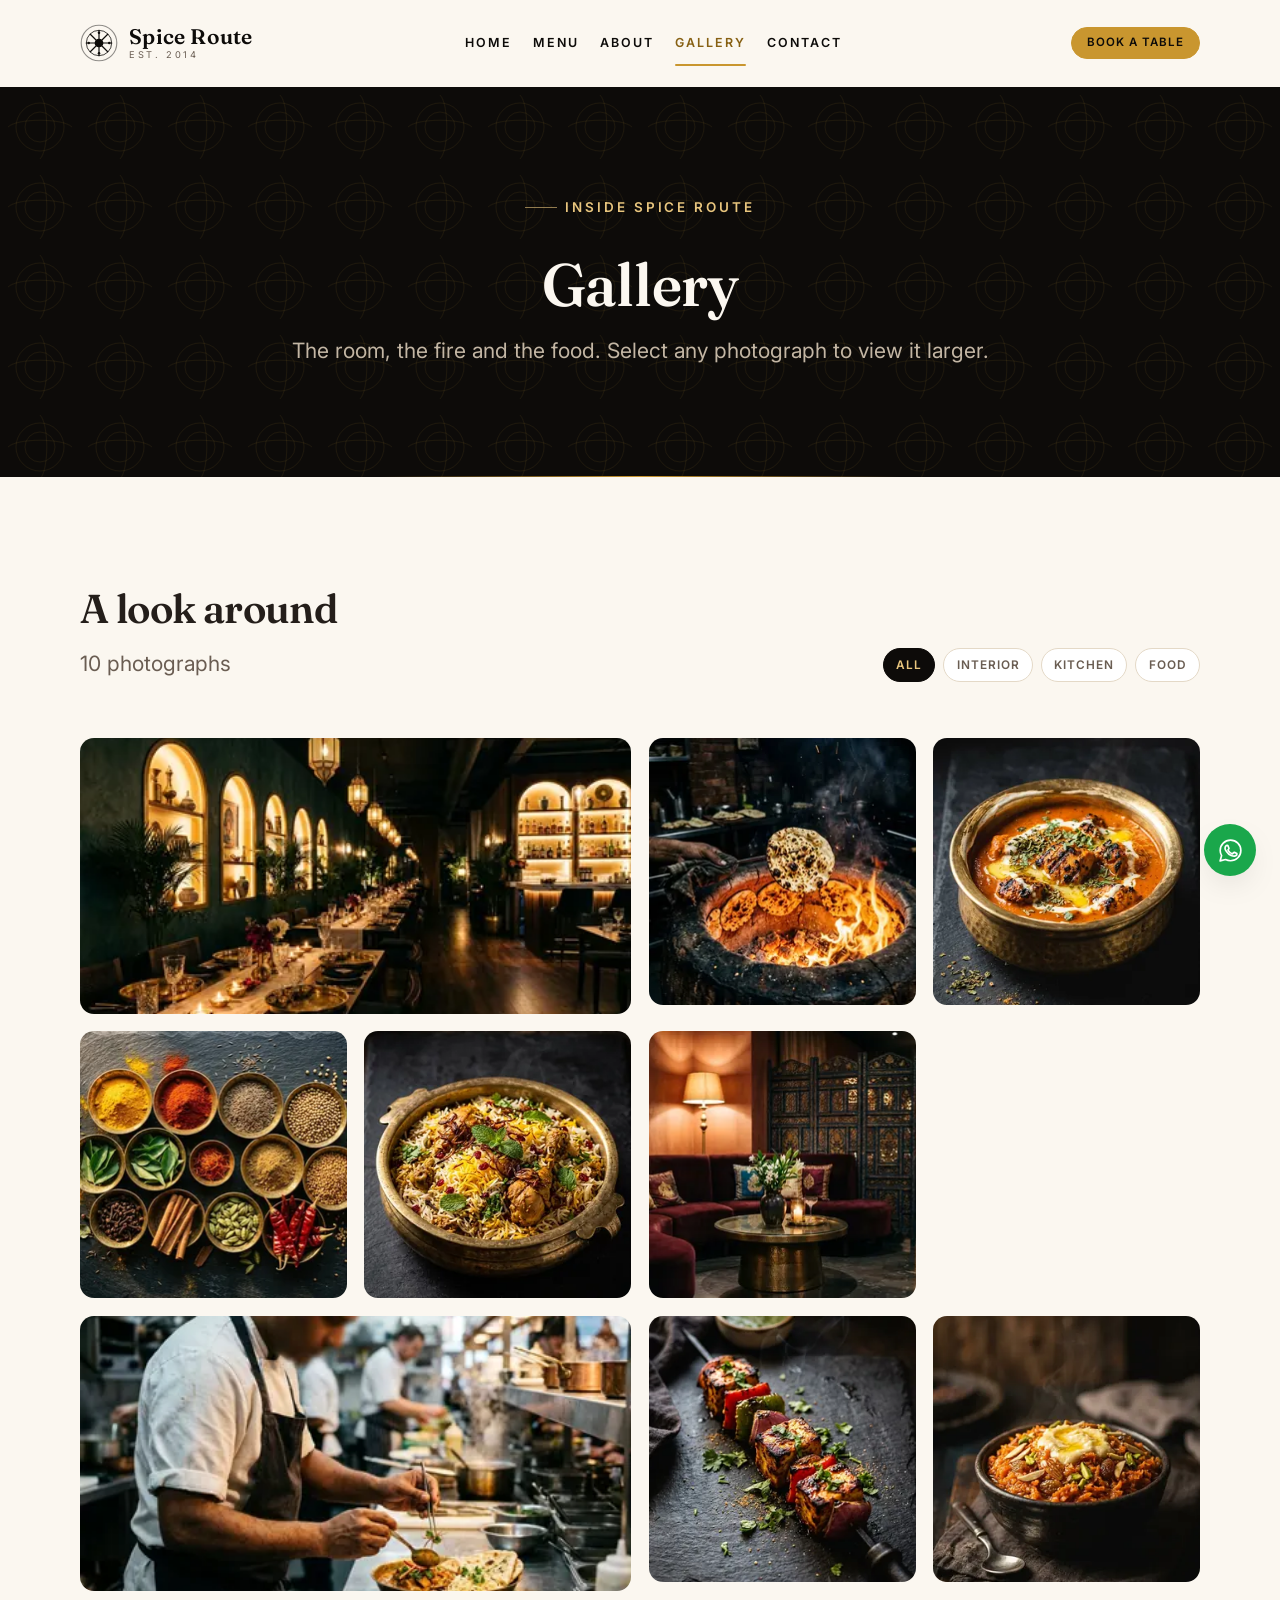
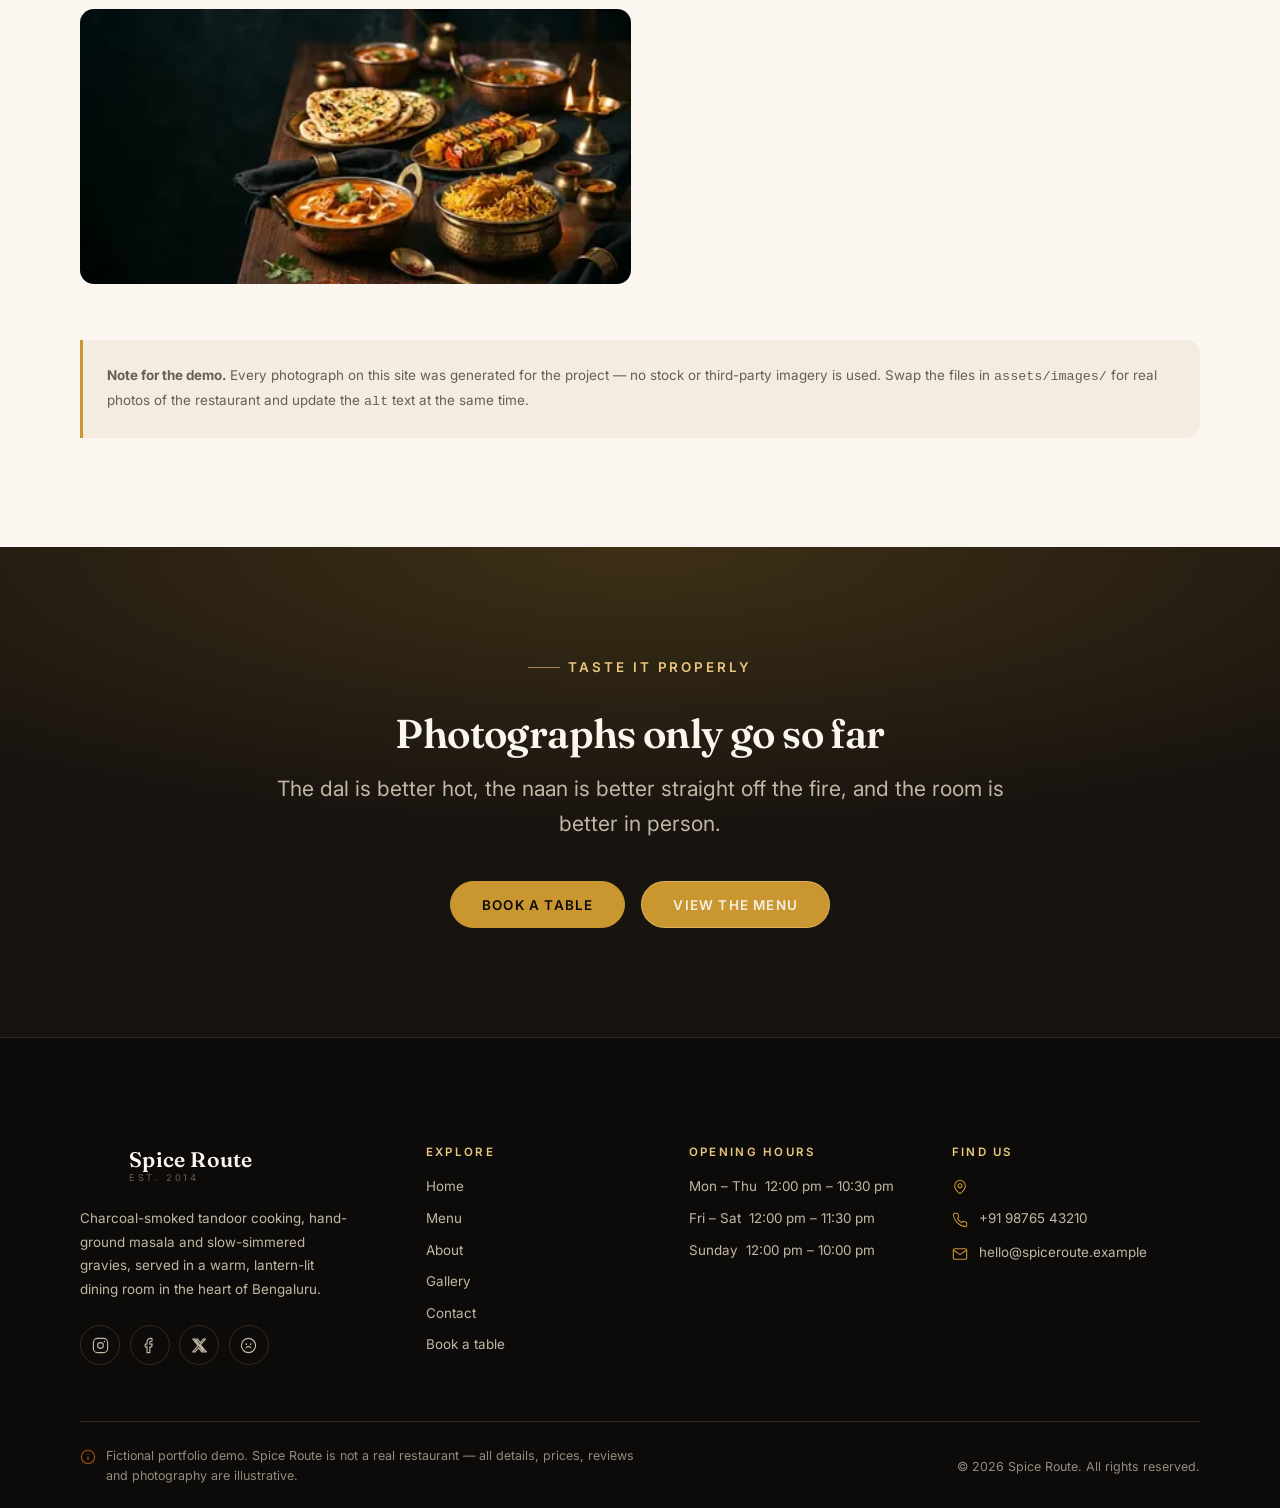
<file: gallery.html>
<!DOCTYPE html>
<html lang="en" class="no-js">
<head>
<meta charset="utf-8">
<meta name="viewport" content="width=device-width, initial-scale=1">
<title>Gallery | Spice Route — Food & Interior Photographs</title>
<meta name="description" content="Photographs of the Spice Route dining room, the charcoal tandoor, our masala station and the dishes we are known for.">
<meta name="author" content="Spice Route — portfolio demo">
<meta name="robots" content="index, follow">
<link rel="canonical" href="https://spiceroute-demo.example/gallery.html">

<!-- Open Graph -->
<meta property="og:type" content="website">
<meta property="og:site_name" content="Spice Route">
<meta property="og:locale" content="en_IN">
<meta property="og:title" content="Inside Spice Route">
<meta property="og:description" content="Photographs of the Spice Route dining room, the charcoal tandoor, our masala station and the dishes we are known for.">
<meta property="og:url" content="https://spiceroute-demo.example/gallery.html">
<meta property="og:image" content="https://spiceroute-demo.example/assets/images/og-cover.jpg">
<meta property="og:image:width" content="1200">
<meta property="og:image:height" content="630">
<meta property="og:image:alt" content="A table of Indian dishes at Spice Route">

<!-- Twitter -->
<meta name="twitter:card" content="summary_large_image">
<meta name="twitter:title" content="Inside Spice Route">
<meta name="twitter:description" content="Photographs of the Spice Route dining room, the charcoal tandoor, our masala station and the dishes we are known for.">
<meta name="twitter:image" content="https://spiceroute-demo.example/assets/images/og-cover.jpg">

<meta name="theme-color" content="#0d0b09">
<link rel="icon" href="assets/favicon.svg" type="image/svg+xml">
<link rel="apple-touch-icon" href="assets/favicon.svg">
<link rel="manifest" href="site.webmanifest">

<!-- Fonts: preconnect + display=swap so text is never invisible -->
<link rel="preconnect" href="https://fonts.googleapis.com">
<link rel="preconnect" href="https://fonts.gstatic.com" crossorigin>
<link rel="stylesheet" href="https://fonts.googleapis.com/css2?family=Fraunces:ital,opsz,wght@0,9..144,400;0,9..144,600;1,9..144,400&family=Inter:wght@400;500;600&display=swap">

<link rel="stylesheet" href="css/style.css">

<script>document.documentElement.classList.remove('no-js');</script>
</head>
<a class="skip-link" href="#main">Skip to main content</a>
<svg class="visually-hidden" aria-hidden="true" focusable="false" xmlns="http://www.w3.org/2000/svg"><symbol id="i-menu" viewBox="0 0 24 24" fill="none" stroke="currentColor" stroke-width="1.6" stroke-linecap="round" stroke-linejoin="round"><path d="M4 7h16M4 12h16M4 17h16"/></symbol><symbol id="i-close" viewBox="0 0 24 24" fill="none" stroke="currentColor" stroke-width="1.6" stroke-linecap="round" stroke-linejoin="round"><path d="M18 6 6 18M6 6l12 12"/></symbol><symbol id="i-arrow" viewBox="0 0 24 24" fill="none" stroke="currentColor" stroke-width="1.6" stroke-linecap="round" stroke-linejoin="round"><path d="M5 12h14M13 6l6 6-6 6"/></symbol><symbol id="i-star" viewBox="0 0 24 24" fill="none" stroke="currentColor" stroke-width="1.6" stroke-linecap="round" stroke-linejoin="round"><path d="m12 2.5 2.95 5.98 6.6.96-4.77 4.65 1.12 6.57L12 17.55l-5.9 3.11 1.12-6.57L2.45 9.44l6.6-.96z"/></symbol><symbol id="i-phone" viewBox="0 0 24 24" fill="none" stroke="currentColor" stroke-width="1.6" stroke-linecap="round" stroke-linejoin="round"><path d="M22 16.92v3a2 2 0 0 1-2.18 2 19.8 19.8 0 0 1-8.63-3.07 19.5 19.5 0 0 1-6-6A19.8 19.8 0 0 1 2.12 4.2 2 2 0 0 1 4.11 2h3a2 2 0 0 1 2 1.72c.13.96.36 1.9.7 2.81a2 2 0 0 1-.45 2.11L8.09 9.91a16 16 0 0 0 6 6l1.27-1.27a2 2 0 0 1 2.11-.45c.9.34 1.85.57 2.81.7A2 2 0 0 1 22 16.92z"/></symbol><symbol id="i-whatsapp" viewBox="0 0 24 24" fill="none" stroke="currentColor" stroke-width="1.6" stroke-linecap="round" stroke-linejoin="round"><path d="M12.04 2A9.9 9.9 0 0 0 2.1 11.9a9.8 9.8 0 0 0 1.35 4.96L2 22l5.28-1.38a9.9 9.9 0 0 0 4.76 1.21h.01a9.9 9.9 0 0 0 9.9-9.9A9.9 9.9 0 0 0 12.04 2zm5.8 14.06c-.24.68-1.42 1.31-1.96 1.36-.5.05-.98.24-3.3-.69-2.78-1.1-4.55-3.94-4.69-4.13-.14-.19-1.13-1.5-1.13-2.86s.72-2.03.97-2.31c.25-.28.55-.35.73-.35.18 0 .37 0 .53.01.17.01.4-.06.62.48.24.57.8 1.97.87 2.11.07.14.12.31.02.5-.1.19-.15.31-.29.47-.14.16-.3.36-.43.48-.14.14-.29.29-.12.57.17.28.74 1.22 1.59 1.98 1.09.97 2.01 1.27 2.3 1.41.28.14.45.12.62-.07.16-.19.71-.83.9-1.11.19-.28.37-.23.63-.14.25.09 1.62.76 1.9.9.28.14.46.21.53.33.07.12.07.68-.17 1.35z"/></symbol><symbol id="i-mail" viewBox="0 0 24 24" fill="none" stroke="currentColor" stroke-width="1.6" stroke-linecap="round" stroke-linejoin="round"><path d="M4 4h16a2 2 0 0 1 2 2v12a2 2 0 0 1-2 2H4a2 2 0 0 1-2-2V6a2 2 0 0 1 2-2z"/><path d="m22 6-10 7L2 6"/></symbol><symbol id="i-pin" viewBox="0 0 24 24" fill="none" stroke="currentColor" stroke-width="1.6" stroke-linecap="round" stroke-linejoin="round"><path d="M20 10c0 6-8 12-8 12s-8-6-8-12a8 8 0 0 1 16 0z"/><circle cx="12" cy="10" r="3"/></symbol><symbol id="i-clock" viewBox="0 0 24 24" fill="none" stroke="currentColor" stroke-width="1.6" stroke-linecap="round" stroke-linejoin="round"><circle cx="12" cy="12" r="10"/><path d="M12 6.5V12l3.5 2"/></symbol><symbol id="i-instagram" viewBox="0 0 24 24" fill="none" stroke="currentColor" stroke-width="1.6" stroke-linecap="round" stroke-linejoin="round"><rect x="2" y="2" width="20" height="20" rx="5.5"/><circle cx="12" cy="12" r="4"/><circle cx="17.6" cy="6.4" r="1.1" fill="currentColor" stroke="none"/></symbol><symbol id="i-facebook" viewBox="0 0 24 24" fill="none" stroke="currentColor" stroke-width="1.6" stroke-linecap="round" stroke-linejoin="round"><path d="M15.5 2h-2.2A4.8 4.8 0 0 0 8.5 6.8V10H6v4h2.5v8h4v-8H15l.8-4h-3.3V7.1c0-.8.3-1.1 1.1-1.1h2z"/></symbol><symbol id="i-x" viewBox="0 0 24 24" fill="none" stroke="currentColor" stroke-width="1.6" stroke-linecap="round" stroke-linejoin="round"><path d="M17.2 3h3.3l-7.2 8.2L21.8 21h-6.6l-4.4-5.7L5.7 21H2.4l7.7-8.8L2.5 3h6.8l4 5.3zm-1.2 16h1.8L8.1 4.9H6.1z"/></symbol><symbol id="i-tripadvisor" viewBox="0 0 24 24" fill="none" stroke="currentColor" stroke-width="1.6" stroke-linecap="round" stroke-linejoin="round"><circle cx="12" cy="12" r="10"/><circle cx="9" cy="10" r="1.2" fill="currentColor" stroke="none"/><circle cx="15" cy="10" r="1.2" fill="currentColor" stroke="none"/><path d="M8.5 15.5c1-1.5 2.3-2.2 3.5-2.2s2.5.7 3.5 2.2"/></symbol><symbol id="i-leaf" viewBox="0 0 24 24" fill="none" stroke="currentColor" stroke-width="1.6" stroke-linecap="round" stroke-linejoin="round"><path d="M11 20A7 7 0 0 1 9.8 6.1C15.5 5 17 4.48 19 2c1 2 2 4.18 2 8 0 5.5-4.78 10-10 10z"/><path d="M2 21c0-3 1.85-5.36 5.08-6C9.5 14.52 12 13 13 12"/></symbol><symbol id="i-flame" viewBox="0 0 24 24" fill="none" stroke="currentColor" stroke-width="1.6" stroke-linecap="round" stroke-linejoin="round"><path d="M12 2.5s5.5 4.2 5.5 9.2A5.5 5.5 0 0 1 12 22a5.5 5.5 0 0 1-5.5-5.3c0-1.6.7-3 1.6-4.2.2 1 .8 1.8 1.6 2.2-.3-2.5.3-5.4 2.3-7.7.1 1.7.9 2.9 2 3.6 1-1.3 1-4.5-2-6.1z"/></symbol><symbol id="i-chef" viewBox="0 0 24 24" fill="none" stroke="currentColor" stroke-width="1.6" stroke-linecap="round" stroke-linejoin="round"><path d="M6 13.87A4 4 0 0 1 7.4 6a5.1 5.1 0 0 1 1.05-1.54 5 5 0 0 1 7.08 0A5.1 5.1 0 0 1 16.6 6 4 4 0 0 1 18 13.87V21H6z"/><path d="M6 17.5h12"/></symbol><symbol id="i-heart" viewBox="0 0 24 24" fill="none" stroke="currentColor" stroke-width="1.6" stroke-linecap="round" stroke-linejoin="round"><path d="M20.8 5.6a5.2 5.2 0 0 0-7.4 0L12 7l-1.4-1.4a5.2 5.2 0 0 0-7.4 7.4L12 21.4l8.8-8.4a5.2 5.2 0 0 0 0-7.4z"/></symbol><symbol id="i-quote" viewBox="0 0 24 24" fill="none" stroke="currentColor" stroke-width="1.6" stroke-linecap="round" stroke-linejoin="round"><path d="M9 11H5.5A2.5 2.5 0 0 0 3 13.5v2A2.5 2.5 0 0 0 5.5 18H7v1a3 3 0 0 1-3 3"/><path d="M21 11h-3.5A2.5 2.5 0 0 0 15 13.5v2a2.5 2.5 0 0 0 2.5 2.5H19v1a3 3 0 0 1-3 3"/></symbol><symbol id="i-check" viewBox="0 0 24 24" fill="none" stroke="currentColor" stroke-width="1.6" stroke-linecap="round" stroke-linejoin="round"><path d="M20 6 9 17l-5-5"/></symbol><symbol id="i-search" viewBox="0 0 24 24" fill="none" stroke="currentColor" stroke-width="1.6" stroke-linecap="round" stroke-linejoin="round"><circle cx="11" cy="11" r="7"/><path d="m20 20-3.6-3.6"/></symbol><symbol id="i-zoom" viewBox="0 0 24 24" fill="none" stroke="currentColor" stroke-width="1.6" stroke-linecap="round" stroke-linejoin="round"><circle cx="11" cy="11" r="7"/><path d="m20 20-3.6-3.6M11 8.2v5.6M8.2 11h5.6"/></symbol><symbol id="i-image" viewBox="0 0 24 24" fill="none" stroke="currentColor" stroke-width="1.6" stroke-linecap="round" stroke-linejoin="round"><rect x="3" y="3" width="18" height="18" rx="2.5"/><circle cx="8.8" cy="9" r="1.8"/><path d="m3.5 17 4.6-4.2 3.4 3 3.2-2.8 5.8 5.2"/></symbol><symbol id="i-calendar" viewBox="0 0 24 24" fill="none" stroke="currentColor" stroke-width="1.6" stroke-linecap="round" stroke-linejoin="round"><rect x="3" y="4.5" width="18" height="17" rx="2.5"/><path d="M16 2.5v4M8 2.5v4M3 10h18"/></symbol><symbol id="i-users" viewBox="0 0 24 24" fill="none" stroke="currentColor" stroke-width="1.6" stroke-linecap="round" stroke-linejoin="round"><path d="M16 21v-2a4 4 0 0 0-4-4H6a4 4 0 0 0-4 4v2"/><circle cx="9" cy="7" r="4"/><path d="M22 21v-2a4 4 0 0 0-3-3.87M16 3.13a4 4 0 0 1 0 7.75"/></symbol><symbol id="i-award" viewBox="0 0 24 24" fill="none" stroke="currentColor" stroke-width="1.6" stroke-linecap="round" stroke-linejoin="round"><circle cx="12" cy="9" r="6"/><path d="m8.2 14.3-1.7 7.2 5.5-2.8 5.5 2.8-1.7-7.2"/></symbol><symbol id="i-spice" viewBox="0 0 24 24" fill="none" stroke="currentColor" stroke-width="1.6" stroke-linecap="round" stroke-linejoin="round"><path d="M3 12c0-4 4-8 9-8s9 4 9 8-4 8-9 8-9-4-9-8z"/><path d="M12 4c-2.5 2.5-2.5 13.5 0 16M12 4c2.5 2.5 2.5 13.5 0 16"/></symbol><symbol id="i-info" viewBox="0 0 24 24" fill="none" stroke="currentColor" stroke-width="1.6" stroke-linecap="round" stroke-linejoin="round"><circle cx="12" cy="12" r="10"/><path d="M12 16v-4.5M12 8h.01"/></symbol><symbol id="i-alert" viewBox="0 0 24 24" fill="none" stroke="currentColor" stroke-width="1.6" stroke-linecap="round" stroke-linejoin="round"><path d="M10.3 3.9 1.8 18a2 2 0 0 0 1.7 3h17a2 2 0 0 0 1.7-3L13.7 3.9a2 2 0 0 0-3.4 0z"/><path d="M12 9v4M12 17h.01"/></symbol></svg>
<header class="site-header">
  <div class="container site-header__inner">
    <a class="logo" href="index.html" aria-label="Spice Route — home">
      <svg class="logo__mark" viewBox="0 0 48 48" aria-hidden="true" focusable="false">
  <circle cx="24" cy="24" r="22.5" fill="none" stroke="currentColor" stroke-width="1.4" opacity=".45"/>
  <circle cx="24" cy="24" r="16" fill="none" stroke="currentColor" stroke-width="1"/>
  <g stroke="currentColor" stroke-width="1.5" fill="none" stroke-linecap="round">
    <path d="M24 8v32M8 24h32M13 13l22 22M35 13L13 35"/>
  </g>
  <circle cx="24" cy="24" r="5.5" fill="currentColor"/>
  <g fill="currentColor"><circle cx="24" cy="11" r="1.6"/><circle cx="24" cy="37" r="1.6"/>
  <circle cx="11" cy="24" r="1.6"/><circle cx="37" cy="24" r="1.6"/></g>
</svg>
      <span class="logo__text">
        <span class="logo__name" data-site-field="name">Spice Route</span>
        <span class="logo__tag">Est. 2014</span>
      </span>
    </a>

    <nav class="site-nav" id="site-nav" aria-label="Main">
      <ul class="site-nav__list">
        <li><a class="site-nav__link" href="index.html">Home</a></li>
        <li><a class="site-nav__link" href="menu.html">Menu</a></li>
        <li><a class="site-nav__link" href="about.html">About</a></li>
        <li><a class="site-nav__link" href="gallery.html" aria-current="page">Gallery</a></li>
        <li><a class="site-nav__link" href="contact.html">Contact</a></li>
      </ul>
      <div class="site-nav__footer">
        <p class="site-nav__meta">
          <a href="tel:+919876543210" data-site-field="phoneHref" data-site-text>+91 98765 43210</a>
          <a href="mailto:hello@spiceroute.example" data-site-field="emailHref" data-site-text>hello@spiceroute.example</a>
          <span data-site-field="address">42, Saffron Street, Brigade Road, Bengaluru 560038</span>
        </p>
      </div>
    </nav>

    <button class="nav-toggle" type="button" aria-expanded="false" aria-controls="site-nav">
      <span class="nav-toggle__bars" aria-hidden="true"><span></span><span></span><span></span></span>
      <span class="nav-toggle__text">Menu</span>
    </button>

    <a class="btn btn--sm site-header__cta" href="contact.html#book">Book a table</a>
  </div>
</header>

<main id="main">
<section class="page-banner on-dark">
  <div class="container">
    <div class="page-banner__inner">
      <p class="eyebrow">Inside Spice Route</p>
      <h1>Gallery</h1>
      <p class="lead">The room, the fire and the food. Select any photograph to view it larger.</p>
    </div>
  </div>
</section>

<section class="section" aria-labelledby="gallery-title">
  <div class="container">
    <div class="section-head section-head--split">
      <div class="section-head__text">
        <h2 id="gallery-title">A look around</h2>
        <p class="lead gallery-count">10 photographs</p>
      </div>
      <div class="filter-chips" role="group" aria-label="Filter photographs by category">
        <button class="chip gallery-filter" type="button" data-filter="all" aria-pressed="true">All</button>
        <button class="chip gallery-filter" type="button" data-filter="interior" aria-pressed="false">Interior</button>
        <button class="chip gallery-filter" type="button" data-filter="kitchen" aria-pressed="false">Kitchen</button>
        <button class="chip gallery-filter" type="button" data-filter="food" aria-pressed="false">Food</button>
      </div>
    </div>

    <div class="gallery-empty empty-state">
      <h3>Nothing in that category yet</h3>
      <p>Select “All” to see the complete gallery.</p>
    </div>

    <div class="gallery-grid" data-gallery>
      <button class="gallery-item gallery-item--wide" type="button" data-lightbox="assets/images/gallery-interior-dining-800.webp" data-caption="The main dining room" data-category-label="Interior" data-category="interior" data-ratio="4 / 3" aria-label="View larger: The main dining room with arched brass-lit niches and a candlelit long table">
        <img src="assets/images/gallery-interior-dining-400.webp" alt="The main dining room with arched brass-lit niches and a candlelit long table" width="400" height="300" loading="lazy" decoding="async">
        <span class="gallery-item__zoom" aria-hidden="true"><svg><use href="#i-zoom"></use></svg></span>
        <span class="gallery-item__caption"><strong>The main dining room</strong><span>Interior</span></span>
      </button>
      <button class="gallery-item" type="button" data-lightbox="assets/images/gallery-tandoor-800.webp" data-caption="The charcoal tandoor" data-category-label="Kitchen" data-category="kitchen" data-ratio="4 / 3" aria-label="View larger: A clay tandoor glowing with orange flame, naan blistering on the inner walls">
        <img src="assets/images/gallery-tandoor-400.webp" alt="A clay tandoor glowing with orange flame, naan blistering on the inner walls" width="400" height="300" loading="lazy" decoding="async">
        <span class="gallery-item__zoom" aria-hidden="true"><svg><use href="#i-zoom"></use></svg></span>
        <span class="gallery-item__caption"><strong>The charcoal tandoor</strong><span>Kitchen</span></span>
      </button>
      <button class="gallery-item" type="button" data-lightbox="assets/images/dish-butter-chicken-800.webp" data-caption="Butter chicken" data-category-label="Food" data-category="food" data-ratio="4 / 3" aria-label="View larger: Butter chicken finished with cream and kasuri methi in a brass bowl">
        <img src="assets/images/dish-butter-chicken-400.webp" alt="Butter chicken finished with cream and kasuri methi in a brass bowl" width="400" height="300" loading="lazy" decoding="async">
        <span class="gallery-item__zoom" aria-hidden="true"><svg><use href="#i-zoom"></use></svg></span>
        <span class="gallery-item__caption"><strong>Butter chicken</strong><span>Food</span></span>
      </button>
      <button class="gallery-item" type="button" data-lightbox="assets/images/gallery-spices-800.webp" data-caption="The masala station" data-category-label="Kitchen" data-category="kitchen" data-ratio="4 / 3" aria-label="View larger: Bowls of whole spices and freshly ground masala on a dark surface">
        <img src="assets/images/gallery-spices-400.webp" alt="Bowls of whole spices and freshly ground masala on a dark surface" width="400" height="300" loading="lazy" decoding="async">
        <span class="gallery-item__zoom" aria-hidden="true"><svg><use href="#i-zoom"></use></svg></span>
        <span class="gallery-item__caption"><strong>The masala station</strong><span>Kitchen</span></span>
      </button>
      <button class="gallery-item" type="button" data-lightbox="assets/images/dish-biryani-800.webp" data-caption="Dum biryani" data-category-label="Food" data-category="food" data-ratio="4 / 3" aria-label="View larger: Hyderabadi chicken dum biryani with saffron rice, fried onions and mint">
        <img src="assets/images/dish-biryani-400.webp" alt="Hyderabadi chicken dum biryani with saffron rice, fried onions and mint" width="400" height="300" loading="lazy" decoding="async">
        <span class="gallery-item__zoom" aria-hidden="true"><svg><use href="#i-zoom"></use></svg></span>
        <span class="gallery-item__caption"><strong>Dum biryani</strong><span>Food</span></span>
      </button>
      <button class="gallery-item" type="button" data-lightbox="assets/images/gallery-interior-lounge-800.webp" data-caption="The corner lounge" data-category-label="Interior" data-category="interior" data-ratio="4 / 3" aria-label="View larger: A velvet corner banquette behind a hand-painted jaali screen">
        <img src="assets/images/gallery-interior-lounge-400.webp" alt="A velvet corner banquette behind a hand-painted jaali screen" width="400" height="300" loading="lazy" decoding="async">
        <span class="gallery-item__zoom" aria-hidden="true"><svg><use href="#i-zoom"></use></svg></span>
        <span class="gallery-item__caption"><strong>The corner lounge</strong><span>Interior</span></span>
      </button>
      <button class="gallery-item gallery-item--wide" type="button" data-lightbox="assets/images/gallery-chef-800.webp" data-caption="At the pass" data-category-label="Kitchen" data-category="kitchen" data-ratio="4 / 3" aria-label="View larger: A chef plating a curry at the kitchen pass under warm light">
        <img src="assets/images/gallery-chef-400.webp" alt="A chef plating a curry at the kitchen pass under warm light" width="400" height="300" loading="lazy" decoding="async">
        <span class="gallery-item__zoom" aria-hidden="true"><svg><use href="#i-zoom"></use></svg></span>
        <span class="gallery-item__caption"><strong>At the pass</strong><span>Kitchen</span></span>
      </button>
      <button class="gallery-item" type="button" data-lightbox="assets/images/dish-paneer-tikka-800.webp" data-caption="Paneer tikka" data-category-label="Food" data-category="food" data-ratio="4 / 3" aria-label="View larger: Paneer tikka shashlik skewers with charred peppers and onion">
        <img src="assets/images/dish-paneer-tikka-400.webp" alt="Paneer tikka shashlik skewers with charred peppers and onion" width="400" height="300" loading="lazy" decoding="async">
        <span class="gallery-item__zoom" aria-hidden="true"><svg><use href="#i-zoom"></use></svg></span>
        <span class="gallery-item__caption"><strong>Paneer tikka</strong><span>Food</span></span>
      </button>
      <button class="gallery-item" type="button" data-lightbox="assets/images/dish-halwa-800.webp" data-caption="Gajar ka halwa" data-category-label="Food" data-category="food" data-ratio="4 / 3" aria-label="View larger: Gajar ka halwa in a dark ceramic bowl, topped with slivered almonds and khoya">
        <img src="assets/images/dish-halwa-400.webp" alt="Gajar ka halwa in a dark ceramic bowl, topped with slivered almonds and khoya" width="400" height="300" loading="lazy" decoding="async">
        <span class="gallery-item__zoom" aria-hidden="true"><svg><use href="#i-zoom"></use></svg></span>
        <span class="gallery-item__caption"><strong>Gajar ka halwa</strong><span>Food</span></span>
      </button>
      <button class="gallery-item gallery-item--wide" type="button" data-lightbox="assets/images/hero-1600.webp" data-caption="A table at Spice Route" data-category-label="Interior" data-category="interior" data-ratio="4 / 3" aria-label="View larger: A table set with brass bowls of curry, biryani, tikka skewers and naan under candlelight">
        <img src="assets/images/hero-400.webp" alt="A table set with brass bowls of curry, biryani, tikka skewers and naan under candlelight" width="400" height="300" loading="lazy" decoding="async">
        <span class="gallery-item__zoom" aria-hidden="true"><svg><use href="#i-zoom"></use></svg></span>
        <span class="gallery-item__caption"><strong>A table at Spice Route</strong><span>Interior</span></span>
      </button>
    </div>

    <p class="menu-note" style="margin-top:var(--space-xl)">
      <strong>Note for the demo.</strong> Every photograph on this site was generated for the project — no stock or third-party imagery is used. Swap the files in <code>assets/images/</code> for real photos of the restaurant and update the <code>alt</code> text at the same time.
    </p>
  </div>
</section>

<div class="lightbox" role="dialog" aria-modal="true" aria-label="Photograph viewer">
  <div class="lightbox__bar">
    <span class="lightbox__counter" data-lightbox-counter>1 / 1</span>
    <button class="lightbox__close" type="button" data-lightbox-close aria-label="Close viewer (Escape)">
      <svg aria-hidden="true" focusable="false"><use href="#i-close"></use></svg>
    </button>
  </div>
  <div class="lightbox__stage">
    <button class="lightbox__nav lightbox__nav--prev" type="button" data-lightbox-prev aria-label="Previous photograph">
      <svg aria-hidden="true" focusable="false" style="transform:rotate(180deg)"><use href="#i-arrow"></use></svg>
    </button>
    <figure class="lightbox__figure">
      <img src="assets/images/gallery-interior-dining-800.webp" alt="" width="1200" height="800" data-lightbox-image>
      <figcaption class="lightbox__caption">
        <strong data-lightbox-title></strong>
        <span data-lightbox-meta></span>
      </figcaption>
    </figure>
    <button class="lightbox__nav lightbox__nav--next" type="button" data-lightbox-next aria-label="Next photograph">
      <svg aria-hidden="true" focusable="false"><use href="#i-arrow"></use></svg>
    </button>
  </div>
</div>

<section class="cta-band on-dark" aria-labelledby="gallery-cta-title">
  <div class="container">
    <div class="cta-band__inner reveal">
      <p class="eyebrow">Taste it properly</p>
      <h2 id="gallery-cta-title">Photographs only go so far</h2>
      <p class="lead">The dal is better hot, the naan is better straight off the fire, and the room is better in person.</p>
      <div class="btn-row">
        <a class="btn btn--lg" href="contact.html#book">Book a table</a>
        <a class="btn btn--lg btn--ghost-light" href="menu.html">View the menu</a>
      </div>
    </div>
  </div>
</section>
</main>

<footer class="site-footer">
  <div class="container">
    <div class="site-footer__grid">
      <div class="site-footer__brand">
        <a class="logo" href="index.html">
          <svg class="logo__mark" viewBox="0 0 48 48" aria-hidden="true" focusable="false">
  <circle cx="24" cy="24" r="22.5" fill="none" stroke="currentColor" stroke-width="1.4" opacity=".45"/>
  <circle cx="24" cy="24" r="16" fill="none" stroke="currentColor" stroke-width="1"/>
  <g stroke="currentColor" stroke-width="1.5" fill="none" stroke-linecap="round">
    <path d="M24 8v32M8 24h32M13 13l22 22M35 13L13 35"/>
  </g>
  <circle cx="24" cy="24" r="5.5" fill="currentColor"/>
  <g fill="currentColor"><circle cx="24" cy="11" r="1.6"/><circle cx="24" cy="37" r="1.6"/>
  <circle cx="11" cy="24" r="1.6"/><circle cx="37" cy="24" r="1.6"/></g>
</svg>
          <span class="logo__text">
            <span class="logo__name" data-site-field="name">Spice Route</span>
            <span class="logo__tag">Est. 2014</span>
          </span>
        </a>
        <p>Charcoal-smoked tandoor cooking, hand-ground masala and slow-simmered gravies, served in a warm, lantern-lit dining room in the heart of Bengaluru.</p>
        <div class="social-row">
          <a class="social-link" data-social="instagram" href="https://www.instagram.com/" aria-label="Spice Route on Instagram" rel="noopener noreferrer"><svg aria-hidden="true"><use href="#i-instagram"></use></svg></a>
          <a class="social-link" data-social="facebook" href="https://www.facebook.com/" aria-label="Spice Route on Facebook" rel="noopener noreferrer"><svg aria-hidden="true"><use href="#i-facebook"></use></svg></a>
          <a class="social-link" data-social="x" href="https://x.com/" aria-label="Spice Route on X" rel="noopener noreferrer"><svg aria-hidden="true"><use href="#i-x"></use></svg></a>
          <a class="social-link" data-social="tripadvisor" href="https://www.tripadvisor.com/" aria-label="Spice Route on TripAdvisor" rel="noopener noreferrer"><svg aria-hidden="true"><use href="#i-tripadvisor"></use></svg></a>
        </div>
      </div>

      <nav aria-labelledby="f-explore">
        <h2 id="f-explore">Explore</h2>
        <ul class="site-footer__list">
          <li><a href="index.html">Home</a></li>
          <li><a href="menu.html">Menu</a></li>
          <li><a href="about.html">About</a></li>
          <li><a href="gallery.html">Gallery</a></li>
          <li><a href="contact.html">Contact</a></li>
          <li><a href="contact.html#book">Book a table</a></li>
        </ul>
      </nav>

      <div>
        <h2>Opening hours</h2>
        <ul class="site-footer__list" data-hours-list>
          <li>Mon – Thu &nbsp;12:00 pm – 10:30 pm</li>
          <li>Fri – Sat &nbsp;12:00 pm – 11:30 pm</li>
          <li>Sunday &nbsp;12:00 pm – 10:00 pm</li>
        </ul>
      </div>

      <div>
        <h2>Find us</h2>
        <ul class="site-footer__contact">
          <li><svg class="icon" aria-hidden="true" focusable="false"><use href="#i-pin"></use></svg><span data-site-field="address" data-social>42, Saffron Street, Brigade Road, Indiranagar, Bengaluru 560038</span></li>
          <li><svg class="icon" aria-hidden="true" focusable="false"><use href="#i-phone"></use></svg><a href="tel:+919876543210" data-site-field="phoneHref">+91 98765 43210</a></li>
          <li><svg class="icon" aria-hidden="true" focusable="false"><use href="#i-mail"></use></svg><a href="mailto:hello@spiceroute.example" data-site-field="emailHref">hello@spiceroute.example</a></li>
        </ul>
      </div>
    </div>

    <div class="site-footer__bottom">
      <p class="site-footer__disclaimer">
        <svg class="icon" aria-hidden="true" focusable="false"><use href="#i-info"></use></svg>
        <span>Fictional portfolio demo. Spice Route is not a real restaurant — all details, prices, reviews and photography are illustrative.</span>
      </p>
      <p data-site-field="copyright">© 2025 Spice Route. All rights reserved.</p>
    </div>
  </div>
</footer>

<div class="floating-ui">
  <button class="fab fab--top" type="button" aria-label="Back to top">
    <svg aria-hidden="true" focusable="false" style="transform:rotate(-90deg)"><use href="#i-arrow"></use></svg>
    <span class="fab__tip">Back to top</span>
  </button>
  <a class="fab fab--wa" data-site-field="whatsappHref" href="https://wa.me/919876543210" aria-label="Chat with Spice Route on WhatsApp" rel="noopener">
    <svg aria-hidden="true" focusable="false"><use href="#i-whatsapp"></use></svg>
    <span class="fab__tip">WhatsApp us</span>
  </a>
</div>

<div class="toast" role="status" aria-live="polite">
  <svg aria-hidden="true" focusable="false"><use href="#i-check"></use></svg>
  <span data-toast-text>Saved.</span>
</div>

<script src="js/site-data.js"></script>
<script src="js/script.js" defer></script>
</body>
</html>
</file>
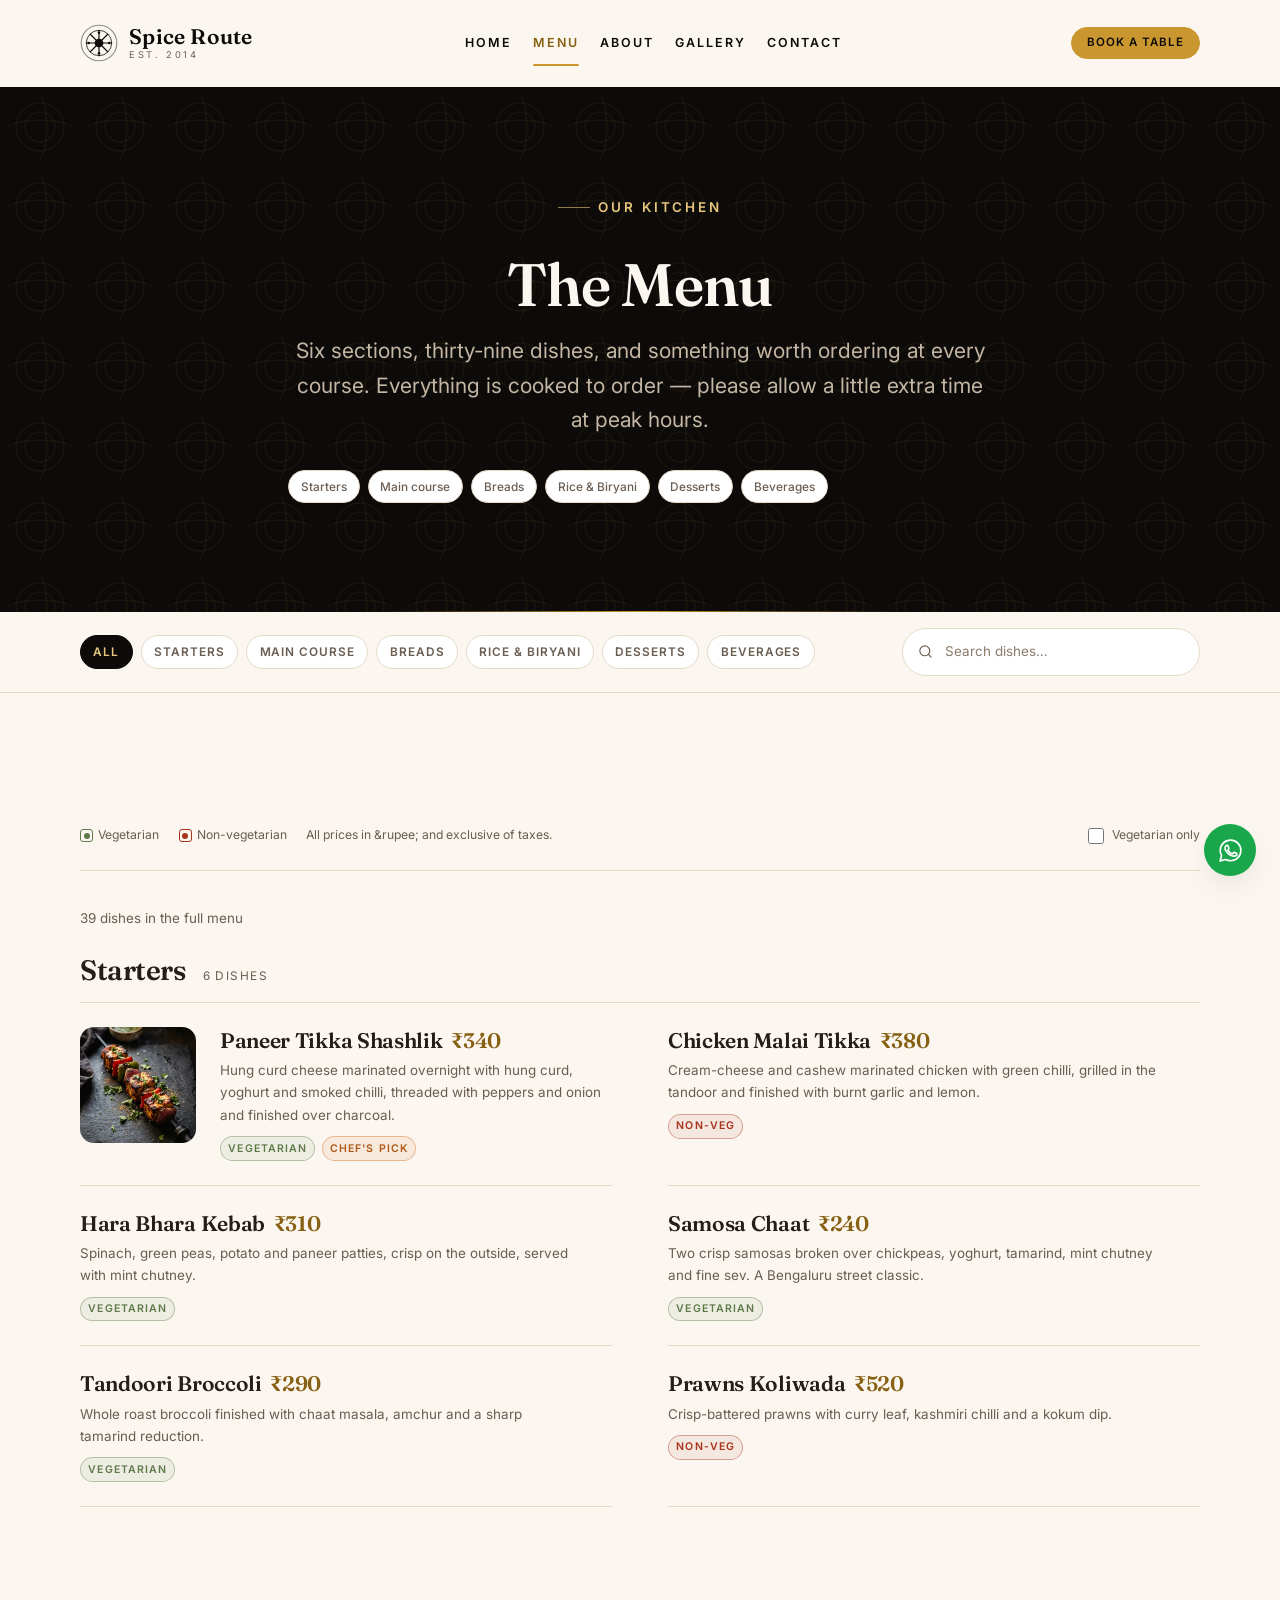
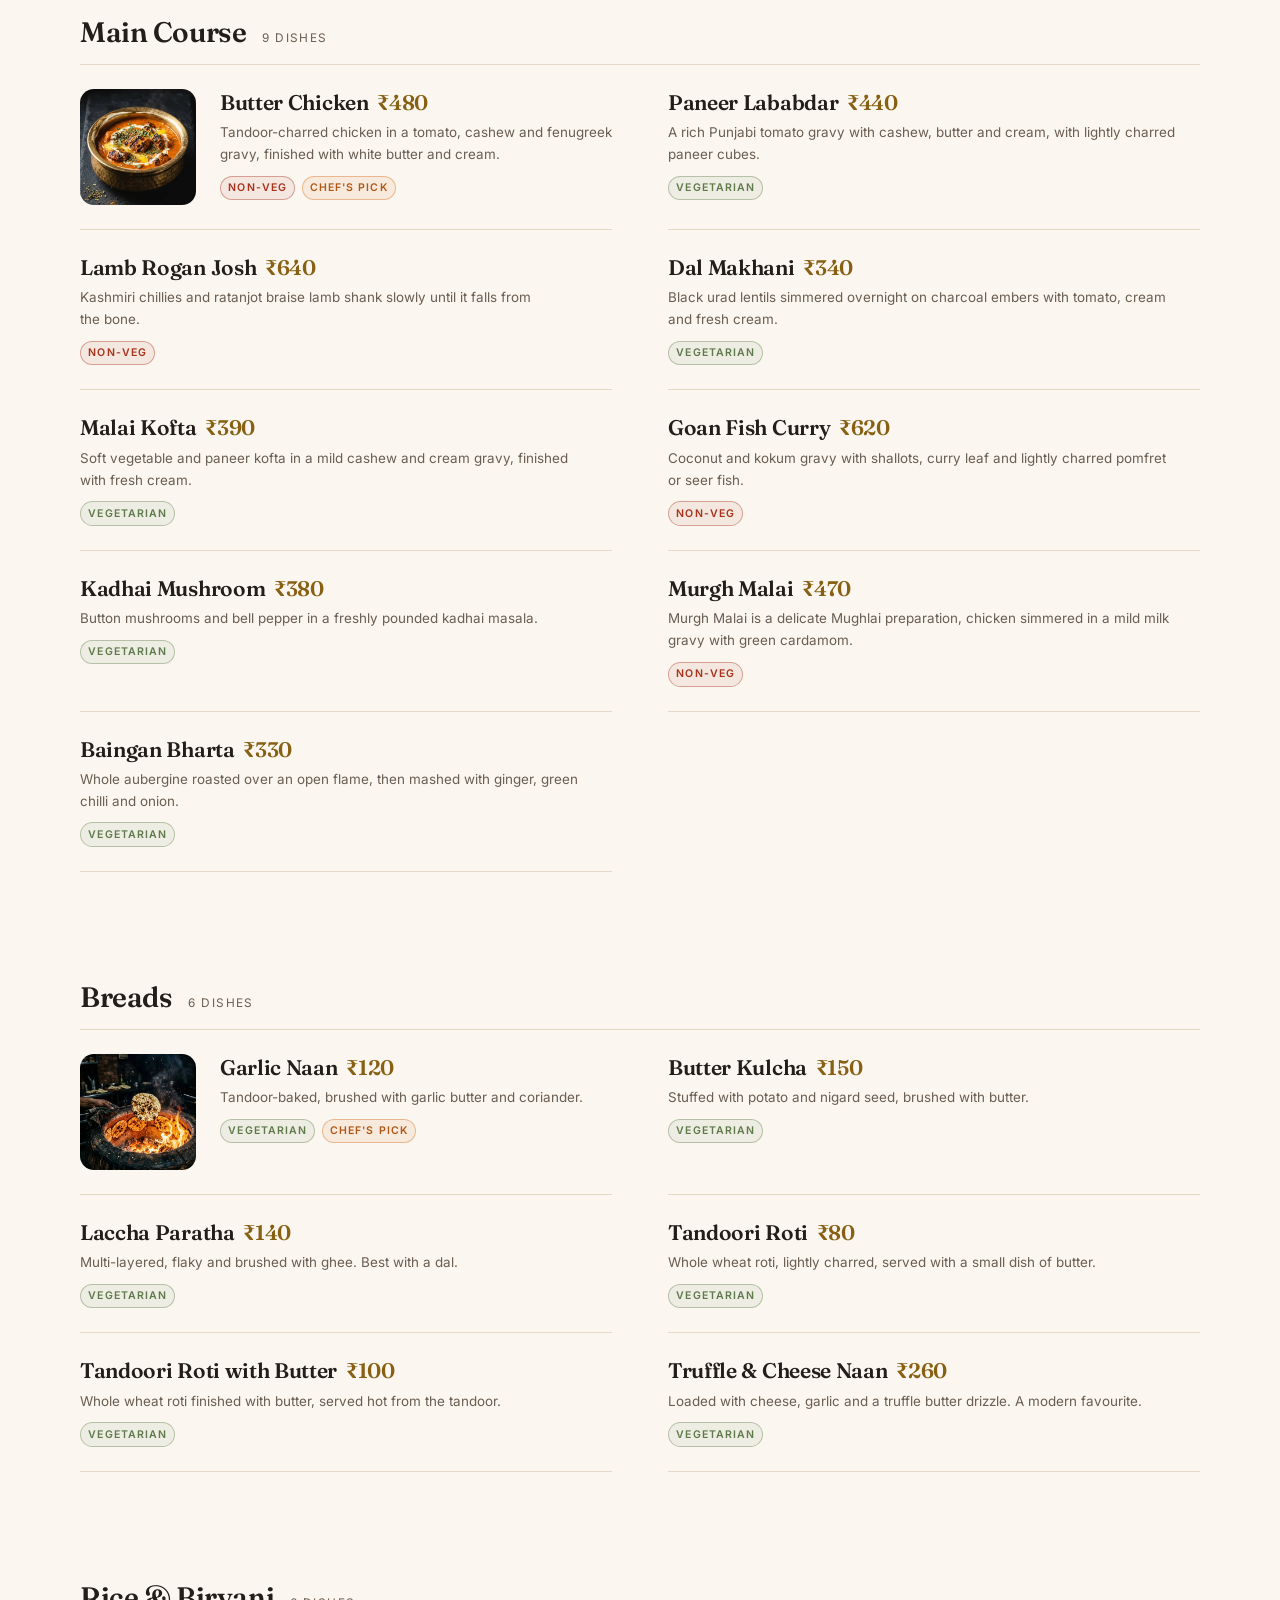
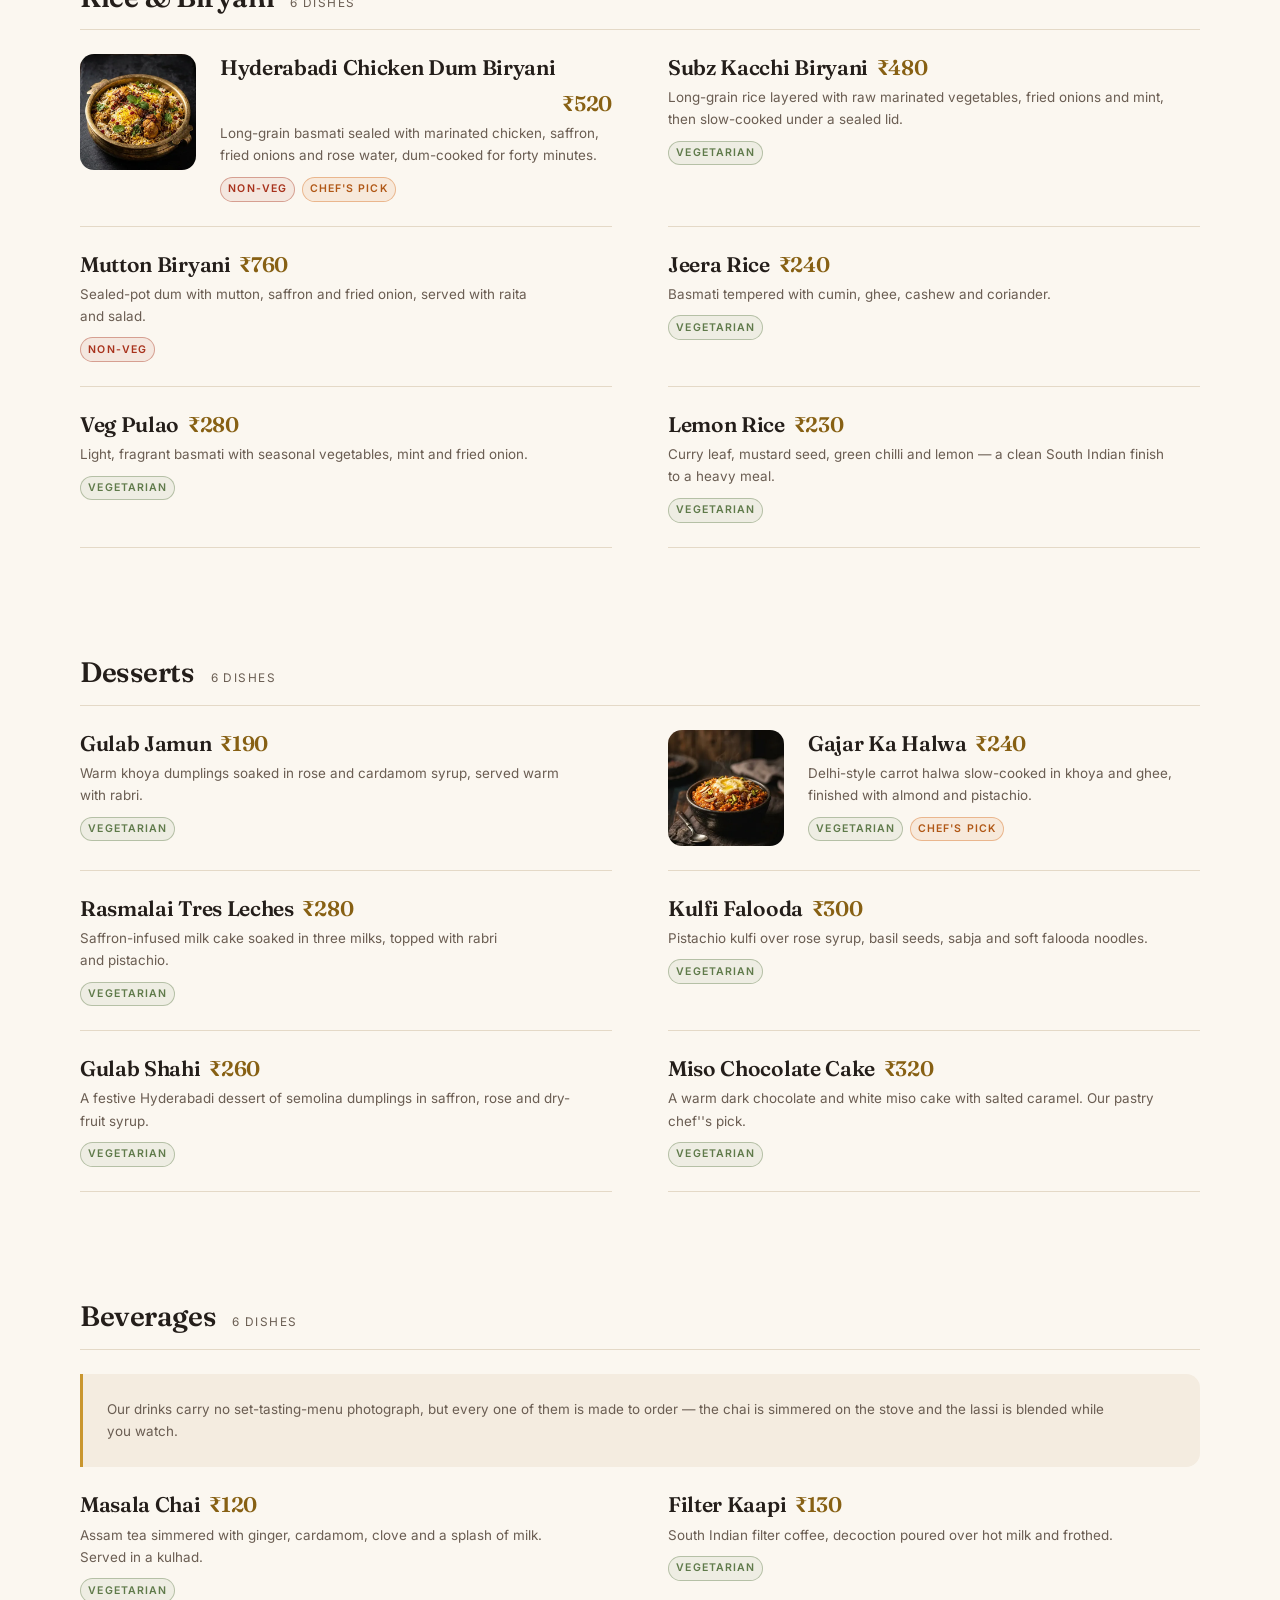
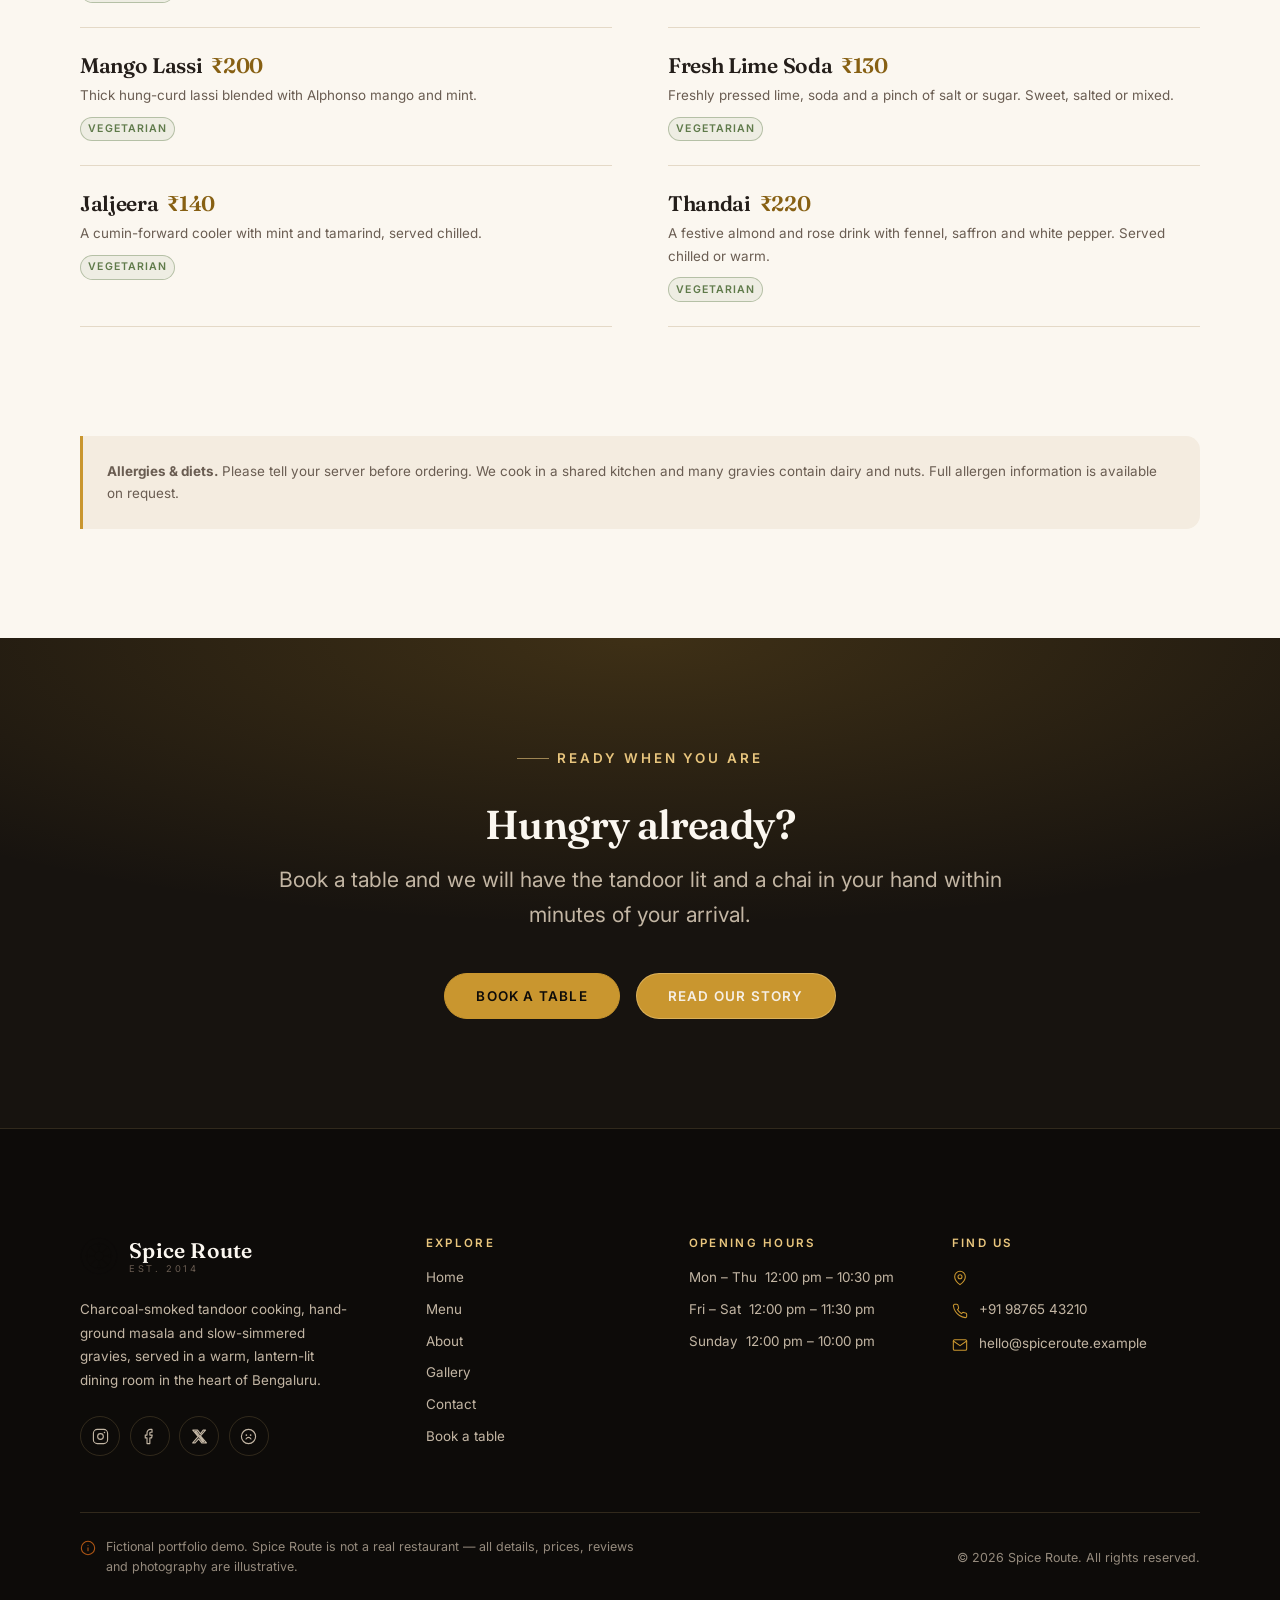
<file: menu.html>
<!DOCTYPE html>
<html lang="en" class="no-js">
<head>
<meta charset="utf-8">
<meta name="viewport" content="width=device-width, initial-scale=1">
<title>Menu | Spice Route — Indian Dishes in Bengaluru</title>
<meta name="description" content="Browse the Spice Route menu: starters, main courses, breads, biryani, desserts and beverages. Over forty vegetarian dishes, with prices and dietary labels.">
<meta name="author" content="Spice Route — portfolio demo">
<meta name="robots" content="index, follow">
<link rel="canonical" href="https://spiceroute-demo.example/menu.html">

<!-- Open Graph -->
<meta property="og:type" content="website">
<meta property="og:site_name" content="Spice Route">
<meta property="og:locale" content="en_IN">
<meta property="og:title" content="The Spice Route Menu">
<meta property="og:description" content="Browse the Spice Route menu: starters, main courses, breads, biryani, desserts and beverages. Over forty vegetarian dishes, with prices and dietary labels.">
<meta property="og:url" content="https://spiceroute-demo.example/menu.html">
<meta property="og:image" content="https://spiceroute-demo.example/assets/images/og-cover.jpg">
<meta property="og:image:width" content="1200">
<meta property="og:image:height" content="630">
<meta property="og:image:alt" content="A table of Indian dishes at Spice Route">

<!-- Twitter -->
<meta name="twitter:card" content="summary_large_image">
<meta name="twitter:title" content="The Spice Route Menu">
<meta name="twitter:description" content="Browse the Spice Route menu: starters, main courses, breads, biryani, desserts and beverages. Over forty vegetarian dishes, with prices and dietary labels.">
<meta name="twitter:image" content="https://spiceroute-demo.example/assets/images/og-cover.jpg">

<meta name="theme-color" content="#0d0b09">
<link rel="icon" href="assets/favicon.svg" type="image/svg+xml">
<link rel="apple-touch-icon" href="assets/favicon.svg">
<link rel="manifest" href="site.webmanifest">

<!-- Fonts: preconnect + display=swap so text is never invisible -->
<link rel="preconnect" href="https://fonts.googleapis.com">
<link rel="preconnect" href="https://fonts.gstatic.com" crossorigin>
<link rel="stylesheet" href="https://fonts.googleapis.com/css2?family=Fraunces:ital,opsz,wght@0,9..144,400;0,9..144,600;1,9..144,400&family=Inter:wght@400;500;600&display=swap">

<link rel="stylesheet" href="css/style.css">

<script>document.documentElement.classList.remove('no-js');</script>
</head>
<a class="skip-link" href="#main">Skip to main content</a>
<svg class="visually-hidden" aria-hidden="true" focusable="false" xmlns="http://www.w3.org/2000/svg"><symbol id="i-menu" viewBox="0 0 24 24" fill="none" stroke="currentColor" stroke-width="1.6" stroke-linecap="round" stroke-linejoin="round"><path d="M4 7h16M4 12h16M4 17h16"/></symbol><symbol id="i-close" viewBox="0 0 24 24" fill="none" stroke="currentColor" stroke-width="1.6" stroke-linecap="round" stroke-linejoin="round"><path d="M18 6 6 18M6 6l12 12"/></symbol><symbol id="i-arrow" viewBox="0 0 24 24" fill="none" stroke="currentColor" stroke-width="1.6" stroke-linecap="round" stroke-linejoin="round"><path d="M5 12h14M13 6l6 6-6 6"/></symbol><symbol id="i-star" viewBox="0 0 24 24" fill="none" stroke="currentColor" stroke-width="1.6" stroke-linecap="round" stroke-linejoin="round"><path d="m12 2.5 2.95 5.98 6.6.96-4.77 4.65 1.12 6.57L12 17.55l-5.9 3.11 1.12-6.57L2.45 9.44l6.6-.96z"/></symbol><symbol id="i-phone" viewBox="0 0 24 24" fill="none" stroke="currentColor" stroke-width="1.6" stroke-linecap="round" stroke-linejoin="round"><path d="M22 16.92v3a2 2 0 0 1-2.18 2 19.8 19.8 0 0 1-8.63-3.07 19.5 19.5 0 0 1-6-6A19.8 19.8 0 0 1 2.12 4.2 2 2 0 0 1 4.11 2h3a2 2 0 0 1 2 1.72c.13.96.36 1.9.7 2.81a2 2 0 0 1-.45 2.11L8.09 9.91a16 16 0 0 0 6 6l1.27-1.27a2 2 0 0 1 2.11-.45c.9.34 1.85.57 2.81.7A2 2 0 0 1 22 16.92z"/></symbol><symbol id="i-whatsapp" viewBox="0 0 24 24" fill="none" stroke="currentColor" stroke-width="1.6" stroke-linecap="round" stroke-linejoin="round"><path d="M12.04 2A9.9 9.9 0 0 0 2.1 11.9a9.8 9.8 0 0 0 1.35 4.96L2 22l5.28-1.38a9.9 9.9 0 0 0 4.76 1.21h.01a9.9 9.9 0 0 0 9.9-9.9A9.9 9.9 0 0 0 12.04 2zm5.8 14.06c-.24.68-1.42 1.31-1.96 1.36-.5.05-.98.24-3.3-.69-2.78-1.1-4.55-3.94-4.69-4.13-.14-.19-1.13-1.5-1.13-2.86s.72-2.03.97-2.31c.25-.28.55-.35.73-.35.18 0 .37 0 .53.01.17.01.4-.06.62.48.24.57.8 1.97.87 2.11.07.14.12.31.02.5-.1.19-.15.31-.29.47-.14.16-.3.36-.43.48-.14.14-.29.29-.12.57.17.28.74 1.22 1.59 1.98 1.09.97 2.01 1.27 2.3 1.41.28.14.45.12.62-.07.16-.19.71-.83.9-1.11.19-.28.37-.23.63-.14.25.09 1.62.76 1.9.9.28.14.46.21.53.33.07.12.07.68-.17 1.35z"/></symbol><symbol id="i-mail" viewBox="0 0 24 24" fill="none" stroke="currentColor" stroke-width="1.6" stroke-linecap="round" stroke-linejoin="round"><path d="M4 4h16a2 2 0 0 1 2 2v12a2 2 0 0 1-2 2H4a2 2 0 0 1-2-2V6a2 2 0 0 1 2-2z"/><path d="m22 6-10 7L2 6"/></symbol><symbol id="i-pin" viewBox="0 0 24 24" fill="none" stroke="currentColor" stroke-width="1.6" stroke-linecap="round" stroke-linejoin="round"><path d="M20 10c0 6-8 12-8 12s-8-6-8-12a8 8 0 0 1 16 0z"/><circle cx="12" cy="10" r="3"/></symbol><symbol id="i-clock" viewBox="0 0 24 24" fill="none" stroke="currentColor" stroke-width="1.6" stroke-linecap="round" stroke-linejoin="round"><circle cx="12" cy="12" r="10"/><path d="M12 6.5V12l3.5 2"/></symbol><symbol id="i-instagram" viewBox="0 0 24 24" fill="none" stroke="currentColor" stroke-width="1.6" stroke-linecap="round" stroke-linejoin="round"><rect x="2" y="2" width="20" height="20" rx="5.5"/><circle cx="12" cy="12" r="4"/><circle cx="17.6" cy="6.4" r="1.1" fill="currentColor" stroke="none"/></symbol><symbol id="i-facebook" viewBox="0 0 24 24" fill="none" stroke="currentColor" stroke-width="1.6" stroke-linecap="round" stroke-linejoin="round"><path d="M15.5 2h-2.2A4.8 4.8 0 0 0 8.5 6.8V10H6v4h2.5v8h4v-8H15l.8-4h-3.3V7.1c0-.8.3-1.1 1.1-1.1h2z"/></symbol><symbol id="i-x" viewBox="0 0 24 24" fill="none" stroke="currentColor" stroke-width="1.6" stroke-linecap="round" stroke-linejoin="round"><path d="M17.2 3h3.3l-7.2 8.2L21.8 21h-6.6l-4.4-5.7L5.7 21H2.4l7.7-8.8L2.5 3h6.8l4 5.3zm-1.2 16h1.8L8.1 4.9H6.1z"/></symbol><symbol id="i-tripadvisor" viewBox="0 0 24 24" fill="none" stroke="currentColor" stroke-width="1.6" stroke-linecap="round" stroke-linejoin="round"><circle cx="12" cy="12" r="10"/><circle cx="9" cy="10" r="1.2" fill="currentColor" stroke="none"/><circle cx="15" cy="10" r="1.2" fill="currentColor" stroke="none"/><path d="M8.5 15.5c1-1.5 2.3-2.2 3.5-2.2s2.5.7 3.5 2.2"/></symbol><symbol id="i-leaf" viewBox="0 0 24 24" fill="none" stroke="currentColor" stroke-width="1.6" stroke-linecap="round" stroke-linejoin="round"><path d="M11 20A7 7 0 0 1 9.8 6.1C15.5 5 17 4.48 19 2c1 2 2 4.18 2 8 0 5.5-4.78 10-10 10z"/><path d="M2 21c0-3 1.85-5.36 5.08-6C9.5 14.52 12 13 13 12"/></symbol><symbol id="i-flame" viewBox="0 0 24 24" fill="none" stroke="currentColor" stroke-width="1.6" stroke-linecap="round" stroke-linejoin="round"><path d="M12 2.5s5.5 4.2 5.5 9.2A5.5 5.5 0 0 1 12 22a5.5 5.5 0 0 1-5.5-5.3c0-1.6.7-3 1.6-4.2.2 1 .8 1.8 1.6 2.2-.3-2.5.3-5.4 2.3-7.7.1 1.7.9 2.9 2 3.6 1-1.3 1-4.5-2-6.1z"/></symbol><symbol id="i-chef" viewBox="0 0 24 24" fill="none" stroke="currentColor" stroke-width="1.6" stroke-linecap="round" stroke-linejoin="round"><path d="M6 13.87A4 4 0 0 1 7.4 6a5.1 5.1 0 0 1 1.05-1.54 5 5 0 0 1 7.08 0A5.1 5.1 0 0 1 16.6 6 4 4 0 0 1 18 13.87V21H6z"/><path d="M6 17.5h12"/></symbol><symbol id="i-heart" viewBox="0 0 24 24" fill="none" stroke="currentColor" stroke-width="1.6" stroke-linecap="round" stroke-linejoin="round"><path d="M20.8 5.6a5.2 5.2 0 0 0-7.4 0L12 7l-1.4-1.4a5.2 5.2 0 0 0-7.4 7.4L12 21.4l8.8-8.4a5.2 5.2 0 0 0 0-7.4z"/></symbol><symbol id="i-quote" viewBox="0 0 24 24" fill="none" stroke="currentColor" stroke-width="1.6" stroke-linecap="round" stroke-linejoin="round"><path d="M9 11H5.5A2.5 2.5 0 0 0 3 13.5v2A2.5 2.5 0 0 0 5.5 18H7v1a3 3 0 0 1-3 3"/><path d="M21 11h-3.5A2.5 2.5 0 0 0 15 13.5v2a2.5 2.5 0 0 0 2.5 2.5H19v1a3 3 0 0 1-3 3"/></symbol><symbol id="i-check" viewBox="0 0 24 24" fill="none" stroke="currentColor" stroke-width="1.6" stroke-linecap="round" stroke-linejoin="round"><path d="M20 6 9 17l-5-5"/></symbol><symbol id="i-search" viewBox="0 0 24 24" fill="none" stroke="currentColor" stroke-width="1.6" stroke-linecap="round" stroke-linejoin="round"><circle cx="11" cy="11" r="7"/><path d="m20 20-3.6-3.6"/></symbol><symbol id="i-zoom" viewBox="0 0 24 24" fill="none" stroke="currentColor" stroke-width="1.6" stroke-linecap="round" stroke-linejoin="round"><circle cx="11" cy="11" r="7"/><path d="m20 20-3.6-3.6M11 8.2v5.6M8.2 11h5.6"/></symbol><symbol id="i-image" viewBox="0 0 24 24" fill="none" stroke="currentColor" stroke-width="1.6" stroke-linecap="round" stroke-linejoin="round"><rect x="3" y="3" width="18" height="18" rx="2.5"/><circle cx="8.8" cy="9" r="1.8"/><path d="m3.5 17 4.6-4.2 3.4 3 3.2-2.8 5.8 5.2"/></symbol><symbol id="i-calendar" viewBox="0 0 24 24" fill="none" stroke="currentColor" stroke-width="1.6" stroke-linecap="round" stroke-linejoin="round"><rect x="3" y="4.5" width="18" height="17" rx="2.5"/><path d="M16 2.5v4M8 2.5v4M3 10h18"/></symbol><symbol id="i-users" viewBox="0 0 24 24" fill="none" stroke="currentColor" stroke-width="1.6" stroke-linecap="round" stroke-linejoin="round"><path d="M16 21v-2a4 4 0 0 0-4-4H6a4 4 0 0 0-4 4v2"/><circle cx="9" cy="7" r="4"/><path d="M22 21v-2a4 4 0 0 0-3-3.87M16 3.13a4 4 0 0 1 0 7.75"/></symbol><symbol id="i-award" viewBox="0 0 24 24" fill="none" stroke="currentColor" stroke-width="1.6" stroke-linecap="round" stroke-linejoin="round"><circle cx="12" cy="9" r="6"/><path d="m8.2 14.3-1.7 7.2 5.5-2.8 5.5 2.8-1.7-7.2"/></symbol><symbol id="i-spice" viewBox="0 0 24 24" fill="none" stroke="currentColor" stroke-width="1.6" stroke-linecap="round" stroke-linejoin="round"><path d="M3 12c0-4 4-8 9-8s9 4 9 8-4 8-9 8-9-4-9-8z"/><path d="M12 4c-2.5 2.5-2.5 13.5 0 16M12 4c2.5 2.5 2.5 13.5 0 16"/></symbol><symbol id="i-info" viewBox="0 0 24 24" fill="none" stroke="currentColor" stroke-width="1.6" stroke-linecap="round" stroke-linejoin="round"><circle cx="12" cy="12" r="10"/><path d="M12 16v-4.5M12 8h.01"/></symbol><symbol id="i-alert" viewBox="0 0 24 24" fill="none" stroke="currentColor" stroke-width="1.6" stroke-linecap="round" stroke-linejoin="round"><path d="M10.3 3.9 1.8 18a2 2 0 0 0 1.7 3h17a2 2 0 0 0 1.7-3L13.7 3.9a2 2 0 0 0-3.4 0z"/><path d="M12 9v4M12 17h.01"/></symbol></svg>
<header class="site-header">
  <div class="container site-header__inner">
    <a class="logo" href="index.html" aria-label="Spice Route — home">
      <svg class="logo__mark" viewBox="0 0 48 48" aria-hidden="true" focusable="false">
  <circle cx="24" cy="24" r="22.5" fill="none" stroke="currentColor" stroke-width="1.4" opacity=".45"/>
  <circle cx="24" cy="24" r="16" fill="none" stroke="currentColor" stroke-width="1"/>
  <g stroke="currentColor" stroke-width="1.5" fill="none" stroke-linecap="round">
    <path d="M24 8v32M8 24h32M13 13l22 22M35 13L13 35"/>
  </g>
  <circle cx="24" cy="24" r="5.5" fill="currentColor"/>
  <g fill="currentColor"><circle cx="24" cy="11" r="1.6"/><circle cx="24" cy="37" r="1.6"/>
  <circle cx="11" cy="24" r="1.6"/><circle cx="37" cy="24" r="1.6"/></g>
</svg>
      <span class="logo__text">
        <span class="logo__name" data-site-field="name">Spice Route</span>
        <span class="logo__tag">Est. 2014</span>
      </span>
    </a>

    <nav class="site-nav" id="site-nav" aria-label="Main">
      <ul class="site-nav__list">
        <li><a class="site-nav__link" href="index.html">Home</a></li>
        <li><a class="site-nav__link" href="menu.html" aria-current="page">Menu</a></li>
        <li><a class="site-nav__link" href="about.html">About</a></li>
        <li><a class="site-nav__link" href="gallery.html">Gallery</a></li>
        <li><a class="site-nav__link" href="contact.html">Contact</a></li>
      </ul>
      <div class="site-nav__footer">
        <p class="site-nav__meta">
          <a href="tel:+919876543210" data-site-field="phoneHref" data-site-text>+91 98765 43210</a>
          <a href="mailto:hello@spiceroute.example" data-site-field="emailHref" data-site-text>hello@spiceroute.example</a>
          <span data-site-field="address">42, Saffron Street, Brigade Road, Bengaluru 560038</span>
        </p>
      </div>
    </nav>

    <button class="nav-toggle" type="button" aria-expanded="false" aria-controls="site-nav">
      <span class="nav-toggle__bars" aria-hidden="true"><span></span><span></span><span></span></span>
      <span class="nav-toggle__text">Menu</span>
    </button>

    <a class="btn btn--sm site-header__cta" href="contact.html#book">Book a table</a>
  </div>
</header>

<main id="main">
<section class="page-banner on-dark">
  <div class="container">
    <div class="page-banner__inner">
      <p class="eyebrow">Our kitchen</p>
      <h1>The Menu</h1>
      <p class="lead">Six sections, thirty-nine dishes, and something worth ordering at every course. Everything is cooked to order &mdash; please allow a little extra time at peak hours.</p>
      <h2 class="visually-hidden">Browse by category</h2>
      <nav class="quick-jump" aria-label="Jump to a menu section">
        <a href="#starters">Starters</a>
        <a href="#mains">Main course</a>
        <a href="#breads">Breads</a>
        <a href="#rice">Rice &amp; Biryani</a>
        <a href="#desserts">Desserts</a>
        <a href="#beverages">Beverages</a>
      </nav>
    </div>
  </div>
</section>

<!-- ============================= TOOLBAR ============================= -->
<div class="menu-toolbar">
  <div class="container">
    <div class="menu-toolbar__inner">
      <div class="filter-chips" role="group" aria-label="Filter the menu by category">
        <button class="chip filter-chip" type="button" data-filter="all" aria-pressed="true">All</button>
        <button class="chip filter-chip" type="button" data-filter="starters" aria-pressed="false">Starters</button>
        <button class="chip filter-chip" type="button" data-filter="mains" aria-pressed="false">Main course</button>
        <button class="chip filter-chip" type="button" data-filter="breads" aria-pressed="false">Breads</button>
        <button class="chip filter-chip" type="button" data-filter="rice" aria-pressed="false">Rice &amp; Biryani</button>
        <button class="chip filter-chip" type="button" data-filter="desserts" aria-pressed="false">Desserts</button>
        <button class="chip filter-chip" type="button" data-filter="beverages" aria-pressed="false">Beverages</button>
      </div>
      <div class="search-field">
        <svg aria-hidden="true" focusable="false"><use href="#i-search"></use></svg>
        <label class="visually-hidden" for="menu-search">Search the menu</label>
        <input type="search" id="menu-search" placeholder="Search dishes&hellip;" autocomplete="off" spellcheck="false">
        <button class="search-field__clear" type="button" aria-label="Clear search">
          <svg aria-hidden="true" focusable="false"><use href="#i-close"></use></svg>
        </button>
      </div>
    </div>
  </div>
</div>

<div class="section" data-menu>
  <div class="container">
    <div class="menu-legend">
      <span><span class="dot-veg" aria-hidden="true"></span> Vegetarian</span>
      <span><span class="dot-nonveg" aria-hidden="true"></span> Non-vegetarian</span>
      <span>All prices in &rupee; and exclusive of taxes.</span>
      <span style="margin-left:auto;display:inline-flex;align-items:center;gap:.5rem">
        <input type="checkbox" id="veg-only" style="accent-color:#5f7a4a;width:16px;height:16px">
        <label for="veg-only" style="cursor:pointer">Vegetarian only</label>
      </span>
    </div>

    <p class="menu-status" role="status" aria-live="polite">Showing the full menu</p>

    <div class="empty-state">
      <h3>No dishes found</h3>
      <p>Try a different search term, or clear the filters to see the full menu.</p>
    </div>

    <section class="menu-category" id="starters" aria-labelledby="starters-title">
      <div class="menu-category__head">
        <h2 id="starters-title">Starters</h2>
        <span class="menu-category__count" data-count-for="starters">6 dishes</span>
      </div>
      <div class="menu-list menu-list--2">
        <article class="menu-item menu-item--with-photo" data-category="starters" data-veg="true" data-search="Paneer Tikka Shashlik Hung curd cheese marinated overnight with hung curd, yoghurt and smoked chilli, threaded with peppers and onion and finished over charcoal.">
        <span class="menu-item__photo"><img src="assets/images/menu-starters-400.webp" alt="Paneer Tikka Shashlik skewers over charcoal" width="240" height="240" loading="lazy" decoding="async"></span>
        <div class="menu-item__body">
          <div class="menu-item__head">
            <h3 class="menu-item__name">Paneer Tikka Shashlik<span class="menu-item__price">₹340</span></h3>
          </div>
          <p class="menu-item__desc">Hung curd cheese marinated overnight with hung curd, yoghurt and smoked chilli, threaded with peppers and onion and finished over charcoal.</p>
          <div class="tag-row menu-item__tags"><span class="tag tag--veg">Vegetarian</span><span class="tag tag--chef">Chef's pick</span></div>
        </div>
      </article>
        <article class="menu-item" data-category="starters" data-veg="false" data-search="Chicken Malai Tikka Cream-cheese and cashew marinated chicken with green chilli, grilled in the tandoor and finished with burnt garlic and lemon.">
        
        <div class="menu-item__body">
          <div class="menu-item__head">
            <h3 class="menu-item__name">Chicken Malai Tikka<span class="menu-item__price">₹380</span></h3>
          </div>
          <p class="menu-item__desc">Cream-cheese and cashew marinated chicken with green chilli, grilled in the tandoor and finished with burnt garlic and lemon.</p>
          <div class="tag-row menu-item__tags"><span class="tag tag--nonveg">Non-veg</span></div>
        </div>
      </article>
        <article class="menu-item" data-category="starters" data-veg="true" data-search="Hara Bhara Kebab Spinach, green peas, potato and paneer patties, crisp on the outside, served with mint chutney.">
        
        <div class="menu-item__body">
          <div class="menu-item__head">
            <h3 class="menu-item__name">Hara Bhara Kebab<span class="menu-item__price">₹310</span></h3>
          </div>
          <p class="menu-item__desc">Spinach, green peas, potato and paneer patties, crisp on the outside, served with mint chutney.</p>
          <div class="tag-row menu-item__tags"><span class="tag tag--veg">Vegetarian</span></div>
        </div>
      </article>
        <article class="menu-item" data-category="starters" data-veg="true" data-search="Samosa Chaat Two crisp samosas broken over chickpeas, yoghurt, tamarind, mint chutney and fine sev. A Bengaluru street classic.">
        
        <div class="menu-item__body">
          <div class="menu-item__head">
            <h3 class="menu-item__name">Samosa Chaat<span class="menu-item__price">₹240</span></h3>
          </div>
          <p class="menu-item__desc">Two crisp samosas broken over chickpeas, yoghurt, tamarind, mint chutney and fine sev. A Bengaluru street classic.</p>
          <div class="tag-row menu-item__tags"><span class="tag tag--veg">Vegetarian</span></div>
        </div>
      </article>
        <article class="menu-item" data-category="starters" data-veg="true" data-search="Tandoori Broccoli Whole roast broccoli finished with chaat masala, amchur and a sharp tamarind reduction.">
        
        <div class="menu-item__body">
          <div class="menu-item__head">
            <h3 class="menu-item__name">Tandoori Broccoli<span class="menu-item__price">₹290</span></h3>
          </div>
          <p class="menu-item__desc">Whole roast broccoli finished with chaat masala, amchur and a sharp tamarind reduction.</p>
          <div class="tag-row menu-item__tags"><span class="tag tag--veg">Vegetarian</span></div>
        </div>
      </article>
        <article class="menu-item" data-category="starters" data-veg="false" data-search="Prawns Koliwada Crisp-battered prawns with curry leaf, kashmiri chilli and a kokum dip.">
        
        <div class="menu-item__body">
          <div class="menu-item__head">
            <h3 class="menu-item__name">Prawns Koliwada<span class="menu-item__price">₹520</span></h3>
          </div>
          <p class="menu-item__desc">Crisp-battered prawns with curry leaf, kashmiri chilli and a kokum dip.</p>
          <div class="tag-row menu-item__tags"><span class="tag tag--nonveg">Non-veg</span></div>
        </div>
      </article>
      </div>
    </section>
    <section class="menu-category" id="mains" aria-labelledby="mains-title">
      <div class="menu-category__head">
        <h2 id="mains-title">Main Course</h2>
        <span class="menu-category__count" data-count-for="mains">9 dishes</span>
      </div>
      <div class="menu-list menu-list--2">
        <article class="menu-item menu-item--with-photo" data-category="mains" data-veg="false" data-search="Butter Chicken Tandoor-charred chicken in a tomato, cashew and fenugreek gravy, finished with white butter and cream.">
        <span class="menu-item__photo"><img src="assets/images/menu-mains-400.webp" alt="Butter chicken in a brass bowl" width="240" height="240" loading="lazy" decoding="async"></span>
        <div class="menu-item__body">
          <div class="menu-item__head">
            <h3 class="menu-item__name">Butter Chicken<span class="menu-item__price">₹480</span></h3>
          </div>
          <p class="menu-item__desc">Tandoor-charred chicken in a tomato, cashew and fenugreek gravy, finished with white butter and cream.</p>
          <div class="tag-row menu-item__tags"><span class="tag tag--nonveg">Non-veg</span><span class="tag tag--chef">Chef's pick</span></div>
        </div>
      </article>
        <article class="menu-item" data-category="mains" data-veg="true" data-search="Paneer Lababdar A rich Punjabi tomato gravy with cashew, butter and cream, with lightly charred paneer cubes.">
        
        <div class="menu-item__body">
          <div class="menu-item__head">
            <h3 class="menu-item__name">Paneer Lababdar<span class="menu-item__price">₹440</span></h3>
          </div>
          <p class="menu-item__desc">A rich Punjabi tomato gravy with cashew, butter and cream, with lightly charred paneer cubes.</p>
          <div class="tag-row menu-item__tags"><span class="tag tag--veg">Vegetarian</span></div>
        </div>
      </article>
        <article class="menu-item" data-category="mains" data-veg="false" data-search="Lamb Rogan Josh Kashmiri chillies and ratanjot braise lamb shank slowly until it falls from the bone.">
        
        <div class="menu-item__body">
          <div class="menu-item__head">
            <h3 class="menu-item__name">Lamb Rogan Josh<span class="menu-item__price">₹640</span></h3>
          </div>
          <p class="menu-item__desc">Kashmiri chillies and ratanjot braise lamb shank slowly until it falls from the bone.</p>
          <div class="tag-row menu-item__tags"><span class="tag tag--nonveg">Non-veg</span></div>
        </div>
      </article>
        <article class="menu-item" data-category="mains" data-veg="true" data-search="Dal Makhani Black urad lentils simmered overnight on charcoal embers with tomato, cream and fresh cream.">
        
        <div class="menu-item__body">
          <div class="menu-item__head">
            <h3 class="menu-item__name">Dal Makhani<span class="menu-item__price">₹340</span></h3>
          </div>
          <p class="menu-item__desc">Black urad lentils simmered overnight on charcoal embers with tomato, cream and fresh cream.</p>
          <div class="tag-row menu-item__tags"><span class="tag tag--veg">Vegetarian</span></div>
        </div>
      </article>
        <article class="menu-item" data-category="mains" data-veg="true" data-search="Malai Kofta Soft vegetable and paneer kofta in a mild cashew and cream gravy, finished with fresh cream.">
        
        <div class="menu-item__body">
          <div class="menu-item__head">
            <h3 class="menu-item__name">Malai Kofta<span class="menu-item__price">₹390</span></h3>
          </div>
          <p class="menu-item__desc">Soft vegetable and paneer kofta in a mild cashew and cream gravy, finished with fresh cream.</p>
          <div class="tag-row menu-item__tags"><span class="tag tag--veg">Vegetarian</span></div>
        </div>
      </article>
        <article class="menu-item" data-category="mains" data-veg="false" data-search="Goan Fish Curry Coconut and kokum gravy with shallots, curry leaf and lightly charred pomfret or seer fish.">
        
        <div class="menu-item__body">
          <div class="menu-item__head">
            <h3 class="menu-item__name">Goan Fish Curry<span class="menu-item__price">₹620</span></h3>
          </div>
          <p class="menu-item__desc">Coconut and kokum gravy with shallots, curry leaf and lightly charred pomfret or seer fish.</p>
          <div class="tag-row menu-item__tags"><span class="tag tag--nonveg">Non-veg</span></div>
        </div>
      </article>
        <article class="menu-item" data-category="mains" data-veg="true" data-search="Kadhai Mushroom Button mushrooms and bell pepper in a freshly pounded kadhai masala.">
        
        <div class="menu-item__body">
          <div class="menu-item__head">
            <h3 class="menu-item__name">Kadhai Mushroom<span class="menu-item__price">₹380</span></h3>
          </div>
          <p class="menu-item__desc">Button mushrooms and bell pepper in a freshly pounded kadhai masala.</p>
          <div class="tag-row menu-item__tags"><span class="tag tag--veg">Vegetarian</span></div>
        </div>
      </article>
        <article class="menu-item" data-category="mains" data-veg="false" data-search="Murgh Malai Murgh Malai is a delicate Mughlai preparation, chicken simmered in a mild milk gravy with green cardamom.">
        
        <div class="menu-item__body">
          <div class="menu-item__head">
            <h3 class="menu-item__name">Murgh Malai<span class="menu-item__price">₹470</span></h3>
          </div>
          <p class="menu-item__desc">Murgh Malai is a delicate Mughlai preparation, chicken simmered in a mild milk gravy with green cardamom.</p>
          <div class="tag-row menu-item__tags"><span class="tag tag--nonveg">Non-veg</span></div>
        </div>
      </article>
        <article class="menu-item" data-category="mains" data-veg="true" data-search="Baingan Bharta Whole aubergine roasted over an open flame, then mashed with ginger, green chilli and onion.">
        
        <div class="menu-item__body">
          <div class="menu-item__head">
            <h3 class="menu-item__name">Baingan Bharta<span class="menu-item__price">₹330</span></h3>
          </div>
          <p class="menu-item__desc">Whole aubergine roasted over an open flame, then mashed with ginger, green chilli and onion.</p>
          <div class="tag-row menu-item__tags"><span class="tag tag--veg">Vegetarian</span></div>
        </div>
      </article>
      </div>
    </section>
    <section class="menu-category" id="breads" aria-labelledby="breads-title">
      <div class="menu-category__head">
        <h2 id="breads-title">Breads</h2>
        <span class="menu-category__count" data-count-for="breads">6 dishes</span>
      </div>
      <div class="menu-list menu-list--2">
        <article class="menu-item menu-item--with-photo" data-category="breads" data-veg="true" data-search="Garlic Naan Tandoor-baked, brushed with garlic butter and coriander.">
        <span class="menu-item__photo"><img src="assets/images/menu-breads-400.webp" alt="Garlic naan straight from the tandoor" width="240" height="240" loading="lazy" decoding="async"></span>
        <div class="menu-item__body">
          <div class="menu-item__head">
            <h3 class="menu-item__name">Garlic Naan<span class="menu-item__price">₹120</span></h3>
          </div>
          <p class="menu-item__desc">Tandoor-baked, brushed with garlic butter and coriander.</p>
          <div class="tag-row menu-item__tags"><span class="tag tag--veg">Vegetarian</span><span class="tag tag--chef">Chef's pick</span></div>
        </div>
      </article>
        <article class="menu-item" data-category="breads" data-veg="true" data-search="Butter Kulcha Stuffed with potato and nigard seed, brushed with butter.">
        
        <div class="menu-item__body">
          <div class="menu-item__head">
            <h3 class="menu-item__name">Butter Kulcha<span class="menu-item__price">₹150</span></h3>
          </div>
          <p class="menu-item__desc">Stuffed with potato and nigard seed, brushed with butter.</p>
          <div class="tag-row menu-item__tags"><span class="tag tag--veg">Vegetarian</span></div>
        </div>
      </article>
        <article class="menu-item" data-category="breads" data-veg="true" data-search="Laccha Paratha Multi-layered, flaky and brushed with ghee. Best with a dal.">
        
        <div class="menu-item__body">
          <div class="menu-item__head">
            <h3 class="menu-item__name">Laccha Paratha<span class="menu-item__price">₹140</span></h3>
          </div>
          <p class="menu-item__desc">Multi-layered, flaky and brushed with ghee. Best with a dal.</p>
          <div class="tag-row menu-item__tags"><span class="tag tag--veg">Vegetarian</span></div>
        </div>
      </article>
        <article class="menu-item" data-category="breads" data-veg="true" data-search="Tandoori Roti Whole wheat roti, lightly charred, served with a small dish of butter.">
        
        <div class="menu-item__body">
          <div class="menu-item__head">
            <h3 class="menu-item__name">Tandoori Roti<span class="menu-item__price">₹80</span></h3>
          </div>
          <p class="menu-item__desc">Whole wheat roti, lightly charred, served with a small dish of butter.</p>
          <div class="tag-row menu-item__tags"><span class="tag tag--veg">Vegetarian</span></div>
        </div>
      </article>
        <article class="menu-item" data-category="breads" data-veg="true" data-search="Tandoori Roti with Butter Whole wheat roti finished with butter, served hot from the tandoor.">
        
        <div class="menu-item__body">
          <div class="menu-item__head">
            <h3 class="menu-item__name">Tandoori Roti with Butter<span class="menu-item__price">₹100</span></h3>
          </div>
          <p class="menu-item__desc">Whole wheat roti finished with butter, served hot from the tandoor.</p>
          <div class="tag-row menu-item__tags"><span class="tag tag--veg">Vegetarian</span></div>
        </div>
      </article>
        <article class="menu-item" data-category="breads" data-veg="true" data-search="Truffle and Cheese Naan Loaded with cheese, garlic and a truffle butter drizzle. A modern favourite.">
        
        <div class="menu-item__body">
          <div class="menu-item__head">
            <h3 class="menu-item__name">Truffle &amp; Cheese Naan<span class="menu-item__price">₹260</span></h3>
          </div>
          <p class="menu-item__desc">Loaded with cheese, garlic and a truffle butter drizzle. A modern favourite.</p>
          <div class="tag-row menu-item__tags"><span class="tag tag--veg">Vegetarian</span></div>
        </div>
      </article>
      </div>
    </section>
    <section class="menu-category" id="rice" aria-labelledby="rice-title">
      <div class="menu-category__head">
        <h2 id="rice-title">Rice &amp; Biryani</h2>
        <span class="menu-category__count" data-count-for="rice">6 dishes</span>
      </div>
      <div class="menu-list menu-list--2">
        <article class="menu-item menu-item--with-photo" data-category="rice" data-veg="false" data-search="Hyderabadi Chicken Dum Biryani Long-grain basmati sealed with marinated chicken, saffron, fried onions and rose water, dum-cooked for forty minutes.">
        <span class="menu-item__photo"><img src="assets/images/menu-rice-400.webp" alt="Hyderabadi chicken dum biryani" width="240" height="240" loading="lazy" decoding="async"></span>
        <div class="menu-item__body">
          <div class="menu-item__head">
            <h3 class="menu-item__name">Hyderabadi Chicken Dum Biryani<span class="menu-item__price">₹520</span></h3>
          </div>
          <p class="menu-item__desc">Long-grain basmati sealed with marinated chicken, saffron, fried onions and rose water, dum-cooked for forty minutes.</p>
          <div class="tag-row menu-item__tags"><span class="tag tag--nonveg">Non-veg</span><span class="tag tag--chef">Chef's pick</span></div>
        </div>
      </article>
        <article class="menu-item" data-category="rice" data-veg="true" data-search="Subz Kacchi Biryani Long-grain rice layered with raw marinated vegetables, fried onions and mint, then slow-cooked under a sealed lid.">
        
        <div class="menu-item__body">
          <div class="menu-item__head">
            <h3 class="menu-item__name">Subz Kacchi Biryani<span class="menu-item__price">₹480</span></h3>
          </div>
          <p class="menu-item__desc">Long-grain rice layered with raw marinated vegetables, fried onions and mint, then slow-cooked under a sealed lid.</p>
          <div class="tag-row menu-item__tags"><span class="tag tag--veg">Vegetarian</span></div>
        </div>
      </article>
        <article class="menu-item" data-category="rice" data-veg="false" data-search="Mutton Biryani Sealed-pot dum with mutton, saffron and fried onion, served with raita and salad.">
        
        <div class="menu-item__body">
          <div class="menu-item__head">
            <h3 class="menu-item__name">Mutton Biryani<span class="menu-item__price">₹760</span></h3>
          </div>
          <p class="menu-item__desc">Sealed-pot dum with mutton, saffron and fried onion, served with raita and salad.</p>
          <div class="tag-row menu-item__tags"><span class="tag tag--nonveg">Non-veg</span></div>
        </div>
      </article>
        <article class="menu-item" data-category="rice" data-veg="true" data-search="Jeera Rice Basmati tempered with cumin, ghee, cashew and coriander.">
        
        <div class="menu-item__body">
          <div class="menu-item__head">
            <h3 class="menu-item__name">Jeera Rice<span class="menu-item__price">₹240</span></h3>
          </div>
          <p class="menu-item__desc">Basmati tempered with cumin, ghee, cashew and coriander.</p>
          <div class="tag-row menu-item__tags"><span class="tag tag--veg">Vegetarian</span></div>
        </div>
      </article>
        <article class="menu-item" data-category="rice" data-veg="true" data-search="Veg Pulao Light, fragrant basmati with seasonal vegetables, mint and fried onion.">
        
        <div class="menu-item__body">
          <div class="menu-item__head">
            <h3 class="menu-item__name">Veg Pulao<span class="menu-item__price">₹280</span></h3>
          </div>
          <p class="menu-item__desc">Light, fragrant basmati with seasonal vegetables, mint and fried onion.</p>
          <div class="tag-row menu-item__tags"><span class="tag tag--veg">Vegetarian</span></div>
        </div>
      </article>
        <article class="menu-item" data-category="rice" data-veg="true" data-search="Lemon Rice Curry leaf, mustard seed, green chilli and lemon — a clean South Indian finish to a heavy meal.">
        
        <div class="menu-item__body">
          <div class="menu-item__head">
            <h3 class="menu-item__name">Lemon Rice<span class="menu-item__price">₹230</span></h3>
          </div>
          <p class="menu-item__desc">Curry leaf, mustard seed, green chilli and lemon — a clean South Indian finish to a heavy meal.</p>
          <div class="tag-row menu-item__tags"><span class="tag tag--veg">Vegetarian</span></div>
        </div>
      </article>
      </div>
    </section>
    <section class="menu-category" id="desserts" aria-labelledby="desserts-title">
      <div class="menu-category__head">
        <h2 id="desserts-title">Desserts</h2>
        <span class="menu-category__count" data-count-for="desserts">6 dishes</span>
      </div>
      <div class="menu-list menu-list--2">
        <article class="menu-item" data-category="desserts" data-veg="true" data-search="Gulab Jamun Warm khoya dumplings soaked in rose and cardamom syrup, served warm with rabri.">
        
        <div class="menu-item__body">
          <div class="menu-item__head">
            <h3 class="menu-item__name">Gulab Jamun<span class="menu-item__price">₹190</span></h3>
          </div>
          <p class="menu-item__desc">Warm khoya dumplings soaked in rose and cardamom syrup, served warm with rabri.</p>
          <div class="tag-row menu-item__tags"><span class="tag tag--veg">Vegetarian</span></div>
        </div>
      </article>
        <article class="menu-item menu-item--with-photo" data-category="desserts" data-veg="true" data-search="Gajar Ka Halwa Delhi-style carrot halwa slow-cooked in khoya and ghee, finished with almond and pistachio.">
        <span class="menu-item__photo"><img src="assets/images/menu-desserts-400.webp" alt="Gajar ka halwa with nuts" width="240" height="240" loading="lazy" decoding="async"></span>
        <div class="menu-item__body">
          <div class="menu-item__head">
            <h3 class="menu-item__name">Gajar Ka Halwa<span class="menu-item__price">₹240</span></h3>
          </div>
          <p class="menu-item__desc">Delhi-style carrot halwa slow-cooked in khoya and ghee, finished with almond and pistachio.</p>
          <div class="tag-row menu-item__tags"><span class="tag tag--veg">Vegetarian</span><span class="tag tag--chef">Chef's pick</span></div>
        </div>
      </article>
        <article class="menu-item" data-category="desserts" data-veg="true" data-search="Rasmalai Tres Leches Saffron-infused milk cake soaked in three milks, topped with rabri and pistachio.">
        
        <div class="menu-item__body">
          <div class="menu-item__head">
            <h3 class="menu-item__name">Rasmalai Tres Leches<span class="menu-item__price">₹280</span></h3>
          </div>
          <p class="menu-item__desc">Saffron-infused milk cake soaked in three milks, topped with rabri and pistachio.</p>
          <div class="tag-row menu-item__tags"><span class="tag tag--veg">Vegetarian</span></div>
        </div>
      </article>
        <article class="menu-item" data-category="desserts" data-veg="true" data-search="Kulfi Falooda Pistachio kulfi over rose syrup, basil seeds, sabja and soft falooda noodles.">
        
        <div class="menu-item__body">
          <div class="menu-item__head">
            <h3 class="menu-item__name">Kulfi Falooda<span class="menu-item__price">₹300</span></h3>
          </div>
          <p class="menu-item__desc">Pistachio kulfi over rose syrup, basil seeds, sabja and soft falooda noodles.</p>
          <div class="tag-row menu-item__tags"><span class="tag tag--veg">Vegetarian</span></div>
        </div>
      </article>
        <article class="menu-item" data-category="desserts" data-veg="true" data-search="Gulab Shahi A festive Hyderabadi dessert of semolina dumplings in saffron, rose and dry-fruit syrup.">
        
        <div class="menu-item__body">
          <div class="menu-item__head">
            <h3 class="menu-item__name">Gulab Shahi<span class="menu-item__price">₹260</span></h3>
          </div>
          <p class="menu-item__desc">A festive Hyderabadi dessert of semolina dumplings in saffron, rose and dry-fruit syrup.</p>
          <div class="tag-row menu-item__tags"><span class="tag tag--veg">Vegetarian</span></div>
        </div>
      </article>
        <article class="menu-item" data-category="desserts" data-veg="true" data-search="Miso Chocolate Cake A warm dark chocolate and white miso cake with salted caramel. Our pastry chef''s pick.">
        
        <div class="menu-item__body">
          <div class="menu-item__head">
            <h3 class="menu-item__name">Miso Chocolate Cake<span class="menu-item__price">₹320</span></h3>
          </div>
          <p class="menu-item__desc">A warm dark chocolate and white miso cake with salted caramel. Our pastry chef''s pick.</p>
          <div class="tag-row menu-item__tags"><span class="tag tag--veg">Vegetarian</span></div>
        </div>
      </article>
      </div>
    </section>
    <section class="menu-category" id="beverages" aria-labelledby="beverages-title">
      <div class="menu-category__head">
        <h2 id="beverages-title">Beverages</h2>
        <span class="menu-category__count" data-count-for="beverages">6 dishes</span>
      </div>
      <p class="menu-note" style="margin-top:0;margin-bottom:var(--space-m)">Our drinks carry no set-tasting-menu photograph, but every one of them is made to order &mdash; the chai is simmered on the stove and the lassi is blended while you watch.</p>
      <div class="menu-list menu-list--2">
        <article class="menu-item" data-category="beverages" data-veg="true" data-search="Masala Chai Assam tea simmered with ginger, cardamom, clove and a splash of milk. Served in a kulhad.">
        
        <div class="menu-item__body">
          <div class="menu-item__head">
            <h3 class="menu-item__name">Masala Chai<span class="menu-item__price">₹120</span></h3>
          </div>
          <p class="menu-item__desc">Assam tea simmered with ginger, cardamom, clove and a splash of milk. Served in a kulhad.</p>
          <div class="tag-row menu-item__tags"><span class="tag tag--veg">Vegetarian</span></div>
        </div>
      </article>
        <article class="menu-item" data-category="beverages" data-veg="true" data-search="Filter Kaapi South Indian filter coffee, decoction poured over hot milk and frothed.">
        
        <div class="menu-item__body">
          <div class="menu-item__head">
            <h3 class="menu-item__name">Filter Kaapi<span class="menu-item__price">₹130</span></h3>
          </div>
          <p class="menu-item__desc">South Indian filter coffee, decoction poured over hot milk and frothed.</p>
          <div class="tag-row menu-item__tags"><span class="tag tag--veg">Vegetarian</span></div>
        </div>
      </article>
        <article class="menu-item" data-category="beverages" data-veg="true" data-search="Mango Lassi Thick hung-curd lassi blended with Alphonso mango and mint.">
        
        <div class="menu-item__body">
          <div class="menu-item__head">
            <h3 class="menu-item__name">Mango Lassi<span class="menu-item__price">₹200</span></h3>
          </div>
          <p class="menu-item__desc">Thick hung-curd lassi blended with Alphonso mango and mint.</p>
          <div class="tag-row menu-item__tags"><span class="tag tag--veg">Vegetarian</span></div>
        </div>
      </article>
        <article class="menu-item" data-category="beverages" data-veg="true" data-search="Fresh Lime Soda Freshly pressed lime, soda and a pinch of salt or sugar. Sweet, salted or mixed.">
        
        <div class="menu-item__body">
          <div class="menu-item__head">
            <h3 class="menu-item__name">Fresh Lime Soda<span class="menu-item__price">₹130</span></h3>
          </div>
          <p class="menu-item__desc">Freshly pressed lime, soda and a pinch of salt or sugar. Sweet, salted or mixed.</p>
          <div class="tag-row menu-item__tags"><span class="tag tag--veg">Vegetarian</span></div>
        </div>
      </article>
        <article class="menu-item" data-category="beverages" data-veg="true" data-search="Jaljeera A cumin-forward cooler with mint and tamarind, served chilled.">
        
        <div class="menu-item__body">
          <div class="menu-item__head">
            <h3 class="menu-item__name">Jaljeera<span class="menu-item__price">₹140</span></h3>
          </div>
          <p class="menu-item__desc">A cumin-forward cooler with mint and tamarind, served chilled.</p>
          <div class="tag-row menu-item__tags"><span class="tag tag--veg">Vegetarian</span></div>
        </div>
      </article>
        <article class="menu-item" data-category="beverages" data-veg="true" data-search="Thandai A festive almond and rose drink with fennel, saffron and white pepper. Served chilled or warm.">
        
        <div class="menu-item__body">
          <div class="menu-item__head">
            <h3 class="menu-item__name">Thandai<span class="menu-item__price">₹220</span></h3>
          </div>
          <p class="menu-item__desc">A festive almond and rose drink with fennel, saffron and white pepper. Served chilled or warm.</p>
          <div class="tag-row menu-item__tags"><span class="tag tag--veg">Vegetarian</span></div>
        </div>
      </article>
      </div>
    </section>

    <p class="menu-note">
      <strong>Allergies &amp; diets.</strong> Please tell your server before ordering. We cook in a shared kitchen and many gravies contain dairy and nuts. Full allergen information is available on request.
    </p>
  </div>
</div>

<section class="cta-band on-dark" aria-labelledby="menu-cta-title">
  <div class="container">
    <div class="cta-band__inner reveal">
      <p class="eyebrow">Ready when you are</p>
      <h2 id="menu-cta-title">Hungry already?</h2>
      <p class="lead">Book a table and we will have the tandoor lit and a chai in your hand within minutes of your arrival.</p>
      <div class="btn-row">
        <a class="btn btn--lg" href="contact.html#book">Book a table</a>
        <a class="btn btn--lg btn--ghost-light" href="about.html">Read our story</a>
      </div>
    </div>
  </div>
</section>
</main>

<footer class="site-footer">
  <div class="container">
    <div class="site-footer__grid">
      <div class="site-footer__brand">
        <a class="logo" href="index.html">
          <svg class="logo__mark" viewBox="0 0 48 48" aria-hidden="true" focusable="false">
  <circle cx="24" cy="24" r="22.5" fill="none" stroke="currentColor" stroke-width="1.4" opacity=".45"/>
  <circle cx="24" cy="24" r="16" fill="none" stroke="currentColor" stroke-width="1"/>
  <g stroke="currentColor" stroke-width="1.5" fill="none" stroke-linecap="round">
    <path d="M24 8v32M8 24h32M13 13l22 22M35 13L13 35"/>
  </g>
  <circle cx="24" cy="24" r="5.5" fill="currentColor"/>
  <g fill="currentColor"><circle cx="24" cy="11" r="1.6"/><circle cx="24" cy="37" r="1.6"/>
  <circle cx="11" cy="24" r="1.6"/><circle cx="37" cy="24" r="1.6"/></g>
</svg>
          <span class="logo__text">
            <span class="logo__name" data-site-field="name">Spice Route</span>
            <span class="logo__tag">Est. 2014</span>
          </span>
        </a>
        <p>Charcoal-smoked tandoor cooking, hand-ground masala and slow-simmered gravies, served in a warm, lantern-lit dining room in the heart of Bengaluru.</p>
        <div class="social-row">
          <a class="social-link" data-social="instagram" href="https://www.instagram.com/" aria-label="Spice Route on Instagram" rel="noopener noreferrer"><svg aria-hidden="true"><use href="#i-instagram"></use></svg></a>
          <a class="social-link" data-social="facebook" href="https://www.facebook.com/" aria-label="Spice Route on Facebook" rel="noopener noreferrer"><svg aria-hidden="true"><use href="#i-facebook"></use></svg></a>
          <a class="social-link" data-social="x" href="https://x.com/" aria-label="Spice Route on X" rel="noopener noreferrer"><svg aria-hidden="true"><use href="#i-x"></use></svg></a>
          <a class="social-link" data-social="tripadvisor" href="https://www.tripadvisor.com/" aria-label="Spice Route on TripAdvisor" rel="noopener noreferrer"><svg aria-hidden="true"><use href="#i-tripadvisor"></use></svg></a>
        </div>
      </div>

      <nav aria-labelledby="f-explore">
        <h2 id="f-explore">Explore</h2>
        <ul class="site-footer__list">
          <li><a href="index.html">Home</a></li>
          <li><a href="menu.html">Menu</a></li>
          <li><a href="about.html">About</a></li>
          <li><a href="gallery.html">Gallery</a></li>
          <li><a href="contact.html">Contact</a></li>
          <li><a href="contact.html#book">Book a table</a></li>
        </ul>
      </nav>

      <div>
        <h2>Opening hours</h2>
        <ul class="site-footer__list" data-hours-list>
          <li>Mon – Thu &nbsp;12:00 pm – 10:30 pm</li>
          <li>Fri – Sat &nbsp;12:00 pm – 11:30 pm</li>
          <li>Sunday &nbsp;12:00 pm – 10:00 pm</li>
        </ul>
      </div>

      <div>
        <h2>Find us</h2>
        <ul class="site-footer__contact">
          <li><svg class="icon" aria-hidden="true" focusable="false"><use href="#i-pin"></use></svg><span data-site-field="address" data-social>42, Saffron Street, Brigade Road, Indiranagar, Bengaluru 560038</span></li>
          <li><svg class="icon" aria-hidden="true" focusable="false"><use href="#i-phone"></use></svg><a href="tel:+919876543210" data-site-field="phoneHref">+91 98765 43210</a></li>
          <li><svg class="icon" aria-hidden="true" focusable="false"><use href="#i-mail"></use></svg><a href="mailto:hello@spiceroute.example" data-site-field="emailHref">hello@spiceroute.example</a></li>
        </ul>
      </div>
    </div>

    <div class="site-footer__bottom">
      <p class="site-footer__disclaimer">
        <svg class="icon" aria-hidden="true" focusable="false"><use href="#i-info"></use></svg>
        <span>Fictional portfolio demo. Spice Route is not a real restaurant — all details, prices, reviews and photography are illustrative.</span>
      </p>
      <p data-site-field="copyright">© 2025 Spice Route. All rights reserved.</p>
    </div>
  </div>
</footer>

<div class="floating-ui">
  <button class="fab fab--top" type="button" aria-label="Back to top">
    <svg aria-hidden="true" focusable="false" style="transform:rotate(-90deg)"><use href="#i-arrow"></use></svg>
    <span class="fab__tip">Back to top</span>
  </button>
  <a class="fab fab--wa" data-site-field="whatsappHref" href="https://wa.me/919876543210" aria-label="Chat with Spice Route on WhatsApp" rel="noopener">
    <svg aria-hidden="true" focusable="false"><use href="#i-whatsapp"></use></svg>
    <span class="fab__tip">WhatsApp us</span>
  </a>
</div>

<div class="toast" role="status" aria-live="polite">
  <svg aria-hidden="true" focusable="false"><use href="#i-check"></use></svg>
  <span data-toast-text>Saved.</span>
</div>

<script src="js/site-data.js"></script>
<script src="js/script.js" defer></script>
</body>
</html>
</file>
<file: css/style.css>
/* ==========================================================================
   SPICE ROUTE — MAIN STYLESHEET
   --------------------------------------------------------------------------
   CONTENTS
     01. Design tokens
     02. Reset & base elements
     03. Typography
     04. Layout helpers
     05. Buttons & links
     06. Header & navigation
     07. Hero
     08. Section furniture (headings, eyebrows, dividers)
     09. Cards (dishes, features, testimonials)
     10. Home: hours, location, CTA
     11. Footer
     12. Menu page
     13. About page
     14. Gallery page + lightbox
     15. Contact page + forms
     16. Floating UI (WhatsApp, scroll-to-top, toast)
     17. Motion, reveal & accessibility
     18. Print
   --------------------------------------------------------------------------
   Built mobile-first. No framework, no build step.
   ========================================================================== */

/* ==========================================================================
   01. DESIGN TOKENS
   ========================================================================== */
:root {
  /* Brand palette ------------------------------------------------------ */
  --ink: #0d0b09;            /* deepest background                   */
  --ink-soft: #17130f;       /* raised dark surface                  */
  --ink-line: rgba(233, 198, 126, 0.16);

  --cream: #fbf7f0;          /* page background (light)              */
  --cream-soft: #f4ece0;     /* raised light surface                 */
  --cream-line: #e4d9c7;

  --gold: #c9962f;           /* primary accent (buttons on dark)     */
  --gold-light: #e9c67e;     /* primary accent on dark backgrounds   */
  --gold-deep: #876013;      /* accent text on light backgrounds     */
  --saffron: #b05715;        /* warm secondary (AA on light)         */
  --chilli: #a8321c;         /* alert / non-veg marker               */
  --leaf: #5f7a4a;           /* veg marker                           */

  /* Text --------------------------------------------------------------- */
  --text: #241e1a;           /* body text on light                   */
  --text-soft: #6a5d52;      /* secondary text on light              */
  --text-faint: #8a7b6c;     /* placeholders (3.5:1 min)             */
  --text-invert: #f6efe4;    /* body text on dark                    */
  --text-invert-soft: #c3b6a4;

  /* Typography --------------------------------------------------------- */
  --font-display: 'Fraunces', 'Iowan Old Style', 'Palatino Linotype', Palatino,
    Georgia, 'Times New Roman', serif;
  --font-body: 'Inter', -apple-system, BlinkMacSystemFont, 'Segoe UI', Roboto,
    'Helvetica Neue', Arial, sans-serif;

  --step--1: clamp(0.78rem, 0.76rem + 0.1vw, 0.84rem);
  --step-0: clamp(0.98rem, 0.95rem + 0.16vw, 1.06rem);
  --step-1: clamp(1.12rem, 1.05rem + 0.34vw, 1.32rem);
  --step-2: clamp(1.35rem, 1.2rem + 0.7vw, 1.85rem);
  --step-3: clamp(1.7rem, 1.4rem + 1.4vw, 2.6rem);
  --step-4: clamp(2.1rem, 1.5rem + 2.8vw, 3.9rem);
  --step-5: clamp(2.6rem, 1.5rem + 5vw, 5.5rem);

  /* Space -------------------------------------------------------------- */
  --space-2xs: 0.375rem;
  --space-xs: 0.625rem;
  --space-s: 1rem;
  --space-m: 1.5rem;
  --space-l: 2.25rem;
  --space-xl: 3.5rem;
  --space-2xl: clamp(3.5rem, 2rem + 6vw, 7rem);
  --space-3xl: clamp(4.5rem, 2.5rem + 8vw, 9rem);

  /* Shape -------------------------------------------------------------- */
  --radius-s: 6px;
  --radius-m: 14px;
  --radius-l: 22px;
  --radius-pill: 999px;

  /* Effects ------------------------------------------------------------ */
  --shadow-s: 0 2px 10px rgba(20, 14, 8, 0.07);
  --shadow-m: 0 12px 34px -14px rgba(20, 14, 8, 0.28);
  --shadow-l: 0 34px 70px -34px rgba(10, 7, 4, 0.55);

  --focus: #8f6415;          /* focus ring on light backgrounds     */
  --header-h: 68px;
  --ease: cubic-bezier(0.22, 0.61, 0.36, 1);
  --dur: 320ms;

  --container: 1200px;
  --container-narrow: 860px;
}

@media (min-width: 900px) {
  :root { --header-h: 86px; }
}

/* Icons ---------------------------------------------------------------
   Every <use> in the sprite is wrapped in an <svg class="icon">. Without a
   default the SVG falls back to the 300x150 replaced-element size, so give
   it a sane baseline. Any component can still override (e.g. .fab svg).
   ------------------------------------------------------------------------- */
.icon {
  width: 1.1em;
  height: 1.1em;
  flex: none;
  display: inline-block;
  vertical-align: -0.15em;
}

.testimonial__quote .icon { width: 1em; height: 1em; }

.btn .icon,
.link-arrow .icon { width: 1.1em; height: 1.1em; }

.hours-status .icon,
.menu-legend .icon { width: 1em; height: 1em; }

/* ==========================================================================
   02. RESET & BASE ELEMENTS
   ========================================================================== */
*,
*::before,
*::after { box-sizing: border-box; }

* { margin: 0; }

html {
  -webkit-text-size-adjust: 100%;
  scroll-behavior: smooth;
  /* keeps anchored headings clear of the sticky header */
  scroll-padding-top: calc(var(--header-h) + 1.5rem);
}

body {
  font-family: var(--font-body);
  font-size: var(--step-0);
  line-height: 1.7;
  color: var(--text);
  background-color: var(--cream);
  -webkit-font-smoothing: antialiased;
  -moz-osx-font-smoothing: grayscale;
  overflow-x: hidden;
}

body.is-locked { overflow: hidden; }

img,
picture,
svg,
video {
  display: block;
  max-width: 100%;
  height: auto;
}

input,
button,
textarea,
select {
  font: inherit;
  color: inherit;
}

button { background: none; border: 0; cursor: pointer; }

ul, ol { list-style: none; padding: 0; }

a { color: var(--gold-deep); text-decoration-thickness: 1px; text-underline-offset: 3px; }

hr {
  border: 0;
  border-top: 1px solid var(--cream-line);
  margin-block: var(--space-l);
}

/* Focus styling — visible for keyboards, invisible for mouse users ------ */
:focus { outline: none; }

:focus-visible {
  outline: 3px solid var(--focus);
  outline-offset: 3px;
  border-radius: 2px;
}

/* 12:1 against the near-black sections, so the ring is clearly visible there */
.on-dark :focus-visible,
.site-footer :focus-visible,
.hero :focus-visible,
.cta-band :focus-visible,
.page-banner :focus-visible { outline-color: var(--gold-light); }

/* Skip link ------------------------------------------------------------ */
.skip-link {
  position: absolute;
  left: 50%;
  top: 0;
  transform: translate(-50%, -120%);
  z-index: 999;
  background: var(--gold);
  color: var(--ink);
  font-weight: 600;
  padding: 0.75rem 1.4rem;
  border-radius: 0 0 var(--radius-m) var(--radius-m);
  text-decoration: none;
  transition: transform 180ms var(--ease);
}

.skip-link:focus-visible { transform: translate(-50%, 0); }

.visually-hidden {
  position: absolute !important;
  width: 1px; height: 1px;
  padding: 0; margin: -1px;
  overflow: hidden;
  clip: rect(0 0 0 0);
  clip-path: inset(50%);
  white-space: nowrap;
  border: 0;
}

::selection {
  background: var(--gold);
  color: var(--ink);
}

/* ==========================================================================
   03. TYPOGRAPHY
   ========================================================================== */
h1, h2, h3, h4, h5 {
  font-family: var(--font-display);
  font-weight: 600;
  line-height: 1.12;
  letter-spacing: -0.015em;
  text-wrap: balance;
  color: inherit;
}

h1 { font-size: var(--step-4); }
h2 { font-size: var(--step-3); }
h3 { font-size: var(--step-2); }
h4 { font-size: var(--step-1); }

p { text-wrap: pretty; }

.lead {
  font-size: var(--step-1);
  line-height: 1.65;
  color: var(--text-soft);
  max-width: 62ch;
}

.on-dark .lead,
.on-dark p { color: var(--text-invert-soft); }

.eyebrow {
  display: inline-flex;
  align-items: center;
  gap: 0.6em;
  font-family: var(--font-body);
  font-size: var(--step--1);
  font-weight: 600;
  letter-spacing: 0.22em;
  text-transform: uppercase;
  color: var(--gold-deep);
  margin-bottom: var(--space-s);
}

.eyebrow::before {
  content: '';
  width: 2rem;
  height: 1px;
  background: currentColor;
  opacity: 0.6;
}

.on-dark .eyebrow { color: var(--gold-light); }

.text-muted { color: var(--text-soft); }
.text-center { text-align: center; }
.text-center .lead { margin-inline: auto; }

.script-accent {
  font-family: var(--font-display);
  font-style: italic;
  font-weight: 400;
  color: var(--gold-deep);
}

.on-dark .script-accent { color: var(--gold-light); }

/* ==========================================================================
   04. LAYOUT HELPERS
   ========================================================================== */
.container {
  width: 100%;
  max-width: var(--container);
  margin-inline: auto;
  padding-inline: clamp(1.15rem, 0.6rem + 2.4vw, 2.5rem);
}

.container--narrow { max-width: var(--container-narrow); }

.section { padding-block: var(--space-2xl); }
.section--tight { padding-block: var(--space-xl); }
.section--dark {
  background: var(--ink);
  color: var(--text-invert);
  position: relative;
}
.section--cream { background: var(--cream-soft); }

/* Subtle paisley-inspired texture for dark sections (pure CSS, no request) */
.section--dark::before {
  content: '';
  position: absolute;
  inset: 0;
  background-image: url("data:image/svg+xml,%3Csvg xmlns='http://www.w3.org/2000/svg' width='80' height='80' viewBox='0 0 80 80'%3E%3Cg fill='none' stroke='%23c9962f' stroke-opacity='0.09' stroke-width='1'%3E%3Ccircle cx='40' cy='40' r='15'/%3E%3Ccircle cx='40' cy='40' r='24'/%3E%3Cpath d='M40 8c9 9 9 55 0 64M8 40c9-9 55-9 64 0'/%3E%3Cpath d='M17 17c14 5 47 47 46 46M63 17C49 22 33 36 17 63'/%3E%3C/g%3E%3C/svg%3E");
  background-size: 80px 80px;
  pointer-events: none;
}

.section--dark > * { position: relative; z-index: 1; }

.grid { display: grid; gap: var(--space-l); }

@media (min-width: 640px) {
  .grid--2 { grid-template-columns: repeat(2, 1fr); }
}

@media (min-width: 720px) {
  .grid--3 { grid-template-columns: repeat(2, 1fr); }
}

@media (min-width: 960px) {
  .grid--3 { grid-template-columns: repeat(3, 1fr); }
  .grid--4 { grid-template-columns: repeat(2, 1fr); }
}

@media (min-width: 1060px) {
  .grid--4 { grid-template-columns: repeat(4, 1fr); }
}

.split {
  display: grid;
  gap: var(--space-xl);
  align-items: center;
}

@media (min-width: 900px) {
  .split { grid-template-columns: 1fr 1fr; gap: var(--space-2xl); }
  .split--media-right .split__media { order: 2; }
  .split--wide-text { grid-template-columns: 1.15fr 0.85fr; }
}

/* ==========================================================================
   05. BUTTONS & LINKS
   ========================================================================== */
.btn {
  --btn-bg: var(--gold);
  --btn-fg: var(--ink);
  --btn-bd: var(--gold);
  display: inline-flex;
  align-items: center;
  justify-content: center;
  gap: 0.6em;
  padding: 0.92em 1.9em;
  border: 1px solid var(--btn-bd);
  border-radius: var(--radius-pill);
  background: var(--btn-bg);
  color: var(--btn-fg);
  font-size: var(--step--1);
  font-weight: 600;
  letter-spacing: 0.09em;
  text-transform: uppercase;
  text-decoration: none;
  text-align: center;
  line-height: 1.2;
  cursor: pointer;
  transition: transform 200ms var(--ease), background-color 200ms var(--ease),
    color 200ms var(--ease), border-color 200ms var(--ease),
    box-shadow 200ms var(--ease);
}

.btn:hover { transform: translateY(-2px); box-shadow: var(--shadow-m); }
.btn:active { transform: translateY(0); }

.btn--ghost {
  --btn-bg: transparent;
  --btn-fg: var(--ink);
  --btn-bd: rgba(36, 30, 26, 0.35);
}
.btn--ghost:hover { --btn-bd: var(--ink); }

.on-dark .btn--ghost,
.btn--ghost-light {
  --btn-fg: var(--text-invert);
  --btn-bd: rgba(233, 198, 126, 0.55);
}
.on-dark .btn--ghost:hover,
.btn--ghost-light:hover { --btn-bg: rgba(233, 198, 126, 0.1); --btn-bd: var(--gold-light); }

.btn--wa {
  --btn-bg: #1a7a44;          /* 5.4:1 with white text */
  --btn-fg: #ffffff;
  --btn-bd: #1a7a44;
}
.btn--wa:hover { --btn-bg: #15703d; --btn-bd: #15703d; }

.btn--sm { padding: 0.7em 1.3em; font-size: 0.72rem; }
.btn--block { width: 100%; }
.btn--lg { padding: 1.05em 2.3em; }

.btn__icon { flex: none; width: 1.15em; height: 1.15em; }

/* Arrow that slides on hover */
.btn .arrow,
.link-arrow {
  transition: transform 200ms var(--ease);
}
.btn:hover .arrow { transform: translateX(4px); }

.link-arrow {
  display: inline-flex;
  align-items: center;
  gap: 0.5em;
  font-weight: 600;
  font-size: var(--step--1);
  letter-spacing: 0.09em;
  text-transform: uppercase;
  text-decoration: none;
  color: var(--gold-deep);
  border-bottom: 1px solid currentColor;
  padding-bottom: 3px;
}
.link-arrow:hover { color: var(--saffron); }
.link-arrow:hover .arrow { transform: translateX(5px); }
.on-dark .link-arrow { color: var(--gold-light); }

.btn-row {
  display: flex;
  flex-wrap: wrap;
  gap: var(--space-s);
  margin-top: var(--space-m);
}
.text-center .btn-row { justify-content: center; }

/* ==========================================================================
   06. HEADER & NAVIGATION
   ========================================================================== */
.site-header {
  position: sticky;
  top: 0;
  z-index: 100;
  background: rgba(251, 247, 240, 0.86);
  -webkit-backdrop-filter: blur(14px);
  backdrop-filter: blur(14px);
  border-bottom: 1px solid transparent;
  transition: box-shadow 260ms var(--ease), border-color 260ms var(--ease),
    background-color 260ms var(--ease);
}

.site-header.is-stuck {
  border-bottom-color: var(--cream-line);
  box-shadow: 0 10px 30px -22px rgba(20, 14, 8, 0.6);
  background: rgba(251, 247, 240, 0.95);
}

/* Home page starts with a transparent header over the dark hero */
.page-home .site-header {
  position: fixed;
  left: 0; right: 0;
  background: transparent;
  border-bottom-color: transparent;
  -webkit-backdrop-filter: none;
  backdrop-filter: none;
}
.page-home .site-header.is-stuck {
  background: rgba(13, 11, 9, 0.92);
  border-bottom-color: var(--ink-line);
}
.page-home { padding-top: 0; }

.site-header__inner {
  min-height: var(--header-h);
  display: flex;
  align-items: center;
  justify-content: space-between;
  gap: var(--space-s);
}

/* Logo ---------------------------------------------------------------- */
.logo {
  display: inline-flex;
  align-items: center;
  gap: 0.7rem;
  text-decoration: none;
  color: var(--ink);
  line-height: 1;
}

.logo__mark {
  width: 38px;
  height: 38px;
  flex: none;
  transition: transform 400ms var(--ease);
}
.logo:hover .logo__mark { transform: rotate(-8deg) scale(1.05); }

.logo__text { display: flex; flex-direction: column; }

.logo__name {
  font-family: var(--font-display);
  font-size: 1.32rem;
  font-weight: 600;
  letter-spacing: 0.01em;
  color: var(--ink);
}

.page-home .site-header:not(.is-stuck) .logo__name { color: var(--cream); }

.logo__tag {
  font-size: 0.58rem;
  letter-spacing: 0.28em;
  text-transform: uppercase;
  color: var(--text-soft);
  margin-top: 3px;
}
.page-home .site-header:not(.is-stuck) .logo__tag { color: rgba(233, 198, 126, 0.75); }

/* Desktop navigation -------------------------------------------------- */
.nav-toggle {
  display: inline-flex;
  align-items: center;
  gap: 0.5rem;
  padding: 0.55rem 0.9rem;
  border: 1px solid var(--cream-line);
  border-radius: var(--radius-pill);
  color: var(--ink);
  font-size: 0.7rem;
  font-weight: 600;
  letter-spacing: 0.14em;
  text-transform: uppercase;
  transition: background-color 200ms var(--ease), color 200ms var(--ease),
    border-color 200ms var(--ease);
}

.nav-toggle__bars {
  position: relative;
  width: 20px;
  height: 12px;
  flex: none;
}
.nav-toggle__bars span {
  position: absolute;
  left: 0;
  width: 100%;
  height: 1.8px;
  background: currentColor;
  border-radius: 2px;
  transition: transform 260ms var(--ease), opacity 180ms var(--ease);
}
.nav-toggle__bars span:nth-child(1) { top: 0; }
.nav-toggle__bars span:nth-child(2) { top: 5px; width: 72%; }
.nav-toggle__bars span:nth-child(3) { top: 10px; }

.nav-toggle:hover { background: var(--cream-soft); }

.page-home .site-header:not(.is-stuck) .nav-toggle {
  color: var(--cream);
  border-color: rgba(233, 198, 126, 0.4);
}
.page-home .site-header:not(.is-stuck) .nav-toggle:hover {
  background: rgba(233, 198, 126, 0.12);
}

.nav-toggle[aria-expanded='true'] .nav-toggle__bars span:nth-child(1) {
  transform: translateY(5px) rotate(45deg);
}
.nav-toggle[aria-expanded='true'] .nav-toggle__bars span:nth-child(2) { opacity: 0; }
.nav-toggle[aria-expanded='true'] .nav-toggle__bars span:nth-child(3) {
  transform: translateY(-5px) rotate(-45deg);
}

.nav-toggle__text { display: none; }

@media (min-width: 640px) { .nav-toggle__text { display: inline; } }

@media (min-width: 1000px) {
  .nav-toggle { display: none; }
}

/* Mobile drawer ------------------------------------------------------- */
.site-nav {
  position: fixed;
  inset: var(--header-h) 0 0;
  z-index: 99;
  background: var(--cream);
  padding: var(--space-l) clamp(1.15rem, 0.6rem + 2.4vw, 2.5rem) var(--space-2xl);
  overflow-y: auto;
  transform: translateX(100%);
  visibility: hidden;
  transition: transform 380ms var(--ease), visibility 380ms;
}

.site-nav.is-open {
  transform: translateX(0);
  visibility: visible;
}

@media (min-width: 1000px) {
  .site-nav {
    position: static;
    inset: auto;
    background: none;
    padding: 0;
    overflow: visible;
    transform: none;
    visibility: visible;
    transition: none;
  }
}

.site-nav__list { display: flex; flex-direction: column; gap: 0.15rem; }

@media (min-width: 1000px) {
  .site-nav__list {
    flex-direction: row;
    align-items: center;
    gap: clamp(0.4rem, 1.4vw, 1.5rem);
  }
}

.site-nav__link {
  display: flex;
  align-items: center;
  justify-content: space-between;
  gap: 1rem;
  padding: 0.95rem 0.2rem;
  font-size: 1.22rem;
  font-family: var(--font-display);
  font-weight: 500;
  color: var(--ink);
  text-decoration: none;
  border-bottom: 1px solid var(--cream-line);
  transition: color 200ms var(--ease), padding-left 200ms var(--ease);
}

.site-nav__link::after {
  content: '→';
  font-family: var(--font-body);
  font-size: 0.9rem;
  color: var(--gold);
  opacity: 0;
  transform: translateX(-6px);
  transition: opacity 200ms var(--ease), transform 200ms var(--ease);
}

.site-nav__link:hover { color: var(--gold-deep); padding-left: 0.5rem; }
.site-nav__link:hover::after { opacity: 1; transform: translateX(0); }

@media (min-width: 1000px) {
  .site-nav__link {
    position: relative;
    padding: 0.4rem 0.1rem;
    font-family: var(--font-body);
    font-size: 0.78rem;
    font-weight: 600;
    letter-spacing: 0.16em;
    text-transform: uppercase;
    border-bottom: 0;
  }
  .site-nav__link::after {
    content: '';
    position: absolute;
    left: 0.1rem; right: 0.1rem; bottom: -0.35rem;
    height: 1.5px;
    background: var(--gold);
    border-radius: 2px;
    transform: scaleX(0);
    transform-origin: left;
    opacity: 1;
    transition: transform 260ms var(--ease);
  }
  .site-nav__link:hover { padding-left: 0.1rem; }
  .site-nav__link:hover::after { transform: scaleX(1); }

  .page-home .site-header:not(.is-stuck) .site-nav__link { color: var(--cream); }
  .page-home .site-header:not(.is-stuck) .site-nav__link:hover { color: var(--gold-light); }
}

/* Active page state */
.site-nav__link[aria-current='page'] { color: var(--gold-deep); }
.site-nav__link[aria-current='page']::after { transform: scaleX(1); }

@media (min-width: 1000px) {
  .page-home .site-header:not(.is-stuck) .site-nav__link[aria-current='page'] {
    color: var(--gold-light);
  }
}

/* In-page scroll spy state */
.site-nav__link.is-current::after { transform: scaleX(1); }

/* Drawer footer block */
.site-nav__footer { margin-top: var(--space-l); }

@media (min-width: 1000px) { .site-nav__footer { display: none; } }

.site-nav__meta {
  display: flex;
  flex-direction: column;
  gap: 0.4rem;
  padding-top: var(--space-m);
  border-top: 1px solid var(--cream-line);
  font-size: var(--step--1);
  color: var(--text-soft);
}
.site-nav__meta a { color: var(--text); text-decoration: none; font-weight: 500; }
.site-nav__meta a:hover { color: var(--gold-deep); }

.site-header__cta { display: none; }

@media (min-width: 1000px) {
  .site-header__cta { display: inline-flex; margin-left: var(--space-s); }
}

/* ==========================================================================
   07. HERO
   ========================================================================== */
.hero {
  position: relative;
  isolation: isolate;
  min-height: min(100svh, 860px);
  display: flex;
  align-items: flex-end;
  padding-top: calc(var(--header-h) + var(--space-xl));
  padding-bottom: var(--space-2xl);
  color: var(--text-invert);
  background: var(--ink);
  overflow: hidden;
}

.hero__media {
  position: absolute;
  inset: 0;
  z-index: -2;
}
.hero__media img {
  width: 100%;
  height: 100%;
  object-fit: cover;
  object-position: 62% 50%;
  transform: scale(1.06);
  animation: heroZoom 14s var(--ease) forwards;
}

@keyframes heroZoom {
  from { transform: scale(1.12); }
  to   { transform: scale(1.02); }
}

.hero__scrim {
  position: absolute;
  inset: 0;
  z-index: -1;
  background:
    linear-gradient(180deg, rgba(13, 11, 9, 0.82) 0%, rgba(13, 11, 9, 0.18) 34%, rgba(13, 11, 9, 0.72) 78%, rgba(13, 11, 9, 0.95) 100%),
    linear-gradient(90deg, rgba(13, 11, 9, 0.88) 0%, rgba(13, 11, 9, 0.35) 55%, rgba(13, 11, 9, 0.1) 100%);
}

.hero__inner { position: relative; max-width: 40rem; }

.hero__badge {
  display: inline-flex;
  align-items: center;
  gap: 0.6em;
  padding: 0.45em 1.05em;
  border: 1px solid rgba(233, 198, 126, 0.4);
  border-radius: var(--radius-pill);
  background: rgba(233, 198, 126, 0.1);
  color: var(--gold-light);
  font-size: 0.68rem;
  font-weight: 600;
  letter-spacing: 0.2em;
  text-transform: uppercase;
  margin-bottom: var(--space-m);
}

.hero__badge .dot {
  width: 6px; height: 6px;
  flex: none;
  border-radius: 50%;
  background: #6fbf73;
  box-shadow: 0 0 0 3px rgba(111, 191, 115, 0.25);
}

/* Live "closed now" state, set by script.js from the hours in site-data.js */
.hero__badge.is-closed { border-color: rgba(230, 140, 120, 0.4); background: rgba(230, 140, 120, 0.1); }
.hero__badge.is-closed .dot { background: #e08a76; box-shadow: 0 0 0 3px rgba(224, 138, 118, 0.22); }

.hero h1 { color: var(--cream); margin-bottom: var(--space-s); }

.hero h1 em {
  display: block;
  font-style: italic;
  font-weight: 400;
  color: var(--gold-light);
  font-size: 0.56em;
  letter-spacing: -0.01em;
  margin-top: 0.35em;
}

.hero__tagline {
  font-family: var(--font-display);
  font-size: var(--step-1);
  font-style: italic;
  color: var(--gold-light);
  margin-bottom: var(--space-s);
}

.hero__text {
  color: rgba(246, 239, 228, 0.82);
  max-width: 46ch;
  margin-bottom: var(--space-m);
}

.hero__meta {
  display: flex;
  flex-wrap: wrap;
  gap: var(--space-m) var(--space-l);
  margin-top: var(--space-xl);
  padding-top: var(--space-m);
  border-top: 1px solid rgba(233, 198, 126, 0.2);
  font-size: var(--step--1);
  color: rgba(246, 239, 228, 0.75);
}

.hero__meta-item { display: flex; align-items: center; gap: 0.55rem; }
.hero__meta-item svg { width: 17px; height: 17px; color: var(--gold); flex: none; }
.hero__meta-item strong { color: var(--cream); font-weight: 600; display: block; }

@media (min-width: 700px) {
  .hero__inner { max-width: 46rem; }
  .hero { align-items: center; }
}

@media (min-width: 900px) {
  .hero__media img { object-position: 60% 50%; }
}

/* Page banner used on inner pages */
/* The header is in normal flow on inner pages, so no extra offset is needed */
.page-banner {
  position: relative;
  isolation: isolate;
  padding-block: var(--space-2xl) var(--space-2xl);
  background: var(--ink);
  color: var(--text-invert);
  text-align: center;
  overflow: hidden;
}
.page-banner::before {
  content: '';
  position: absolute;
  inset: 0;
  z-index: -1;
  background-image: url("data:image/svg+xml,%3Csvg xmlns='http://www.w3.org/2000/svg' width='80' height='80' viewBox='0 0 80 80'%3E%3Cg fill='none' stroke='%23c9962f' stroke-opacity='0.09' stroke-width='1'%3E%3Ccircle cx='40' cy='40' r='15'/%3E%3Ccircle cx='40' cy='40' r='24'/%3E%3Cpath d='M40 8c9 9 9 55 0 64M8 40c9-9 55-9 64 0'/%3E%3C/g%3E%3C/svg%3E");
  background-size: 80px 80px;
}
.page-banner::after {
  content: '';
  position: absolute;
  left: 50%; bottom: -1px;
  width: min(520px, 80%); height: 2px;
  transform: translateX(-50%);
  background: linear-gradient(90deg, transparent, var(--gold), transparent);
}
.page-banner h1 { color: var(--cream); }
.page-banner .eyebrow { justify-content: center; }
.page-banner .lead { margin-inline: auto; color: var(--text-invert-soft); }
.page-banner__inner { max-width: 44rem; margin-inline: auto; display: grid; gap: var(--space-s); }

/* ==========================================================================
   08. SECTION FURNITURE
   ========================================================================== */
.section-head {
  max-width: 44rem;
  margin-bottom: var(--space-xl);
}
.section-head--center { margin-inline: auto; text-align: center; }
.section-head--center .lead { margin-inline: auto; }
.section-head .lead { margin-top: var(--space-s); }

.section-head--split {
  max-width: none;
  display: flex;
  flex-direction: column;
  gap: var(--space-s);
}

@media (min-width: 860px) {
  .section-head--split {
    flex-direction: row;
    align-items: flex-end;
    justify-content: space-between;
    gap: var(--space-l);
  }
  .section-head--split .section-head__text { max-width: 40rem; }
}

/* Decorative rule */
.ornament {
  display: flex;
  align-items: center;
  justify-content: center;
  gap: 0.9rem;
  color: var(--gold);
  margin-block: var(--space-s);
}
.ornament::before,
.ornament::after {
  content: '';
  width: clamp(30px, 12vw, 90px);
  height: 1px;
  background: currentColor;
  opacity: 0.5;
}
.ornament svg { width: 18px; height: 18px; }

/* ==========================================================================
   09. CARDS
   ========================================================================== */
.card {
  background: #fff;
  border: 1px solid var(--cream-line);
  border-radius: var(--radius-l);
  overflow: hidden;
  display: flex;
  flex-direction: column;
  transition: transform 300ms var(--ease), box-shadow 300ms var(--ease),
    border-color 300ms var(--ease);
}

.card:hover { transform: translateY(-5px); box-shadow: var(--shadow-m); border-color: rgba(201, 150, 47, 0.4); }

.card__media { position: relative; aspect-ratio: 4 / 3; overflow: hidden; background: var(--cream-soft); }
.card__media img { width: 100%; height: 100%; object-fit: cover; transition: transform 600ms var(--ease); }
.card:hover .card__media img { transform: scale(1.06); }

.card__body { padding: var(--space-m); display: flex; flex-direction: column; gap: 0.55rem; flex: 1; }
.card__title { font-size: var(--step-1); }
.card__text { font-size: var(--step--1); color: var(--text-soft); line-height: 1.65; }
.card__foot { margin-top: auto; padding-top: var(--space-s); display: flex; align-items: center; justify-content: space-between; gap: var(--space-s); }

/* Price pill */
.price {
  font-family: var(--font-display);
  font-size: 1.08rem;
  font-weight: 600;
  color: var(--gold-deep);
  white-space: nowrap;
}

/* Dietary / dish tags */
.tag {
  display: inline-flex;
  align-items: center;
  gap: 0.35em;
  padding: 0.22em 0.7em;
  border: 1px solid var(--cream-line);
  border-radius: var(--radius-pill);
  font-size: 0.66rem;
  font-weight: 600;
  letter-spacing: 0.1em;
  text-transform: uppercase;
  color: var(--text-soft);
  background: var(--cream);
  white-space: nowrap;
}
.tag--veg { color: var(--leaf); border-color: rgba(95, 122, 74, 0.4); background: rgba(95, 122, 74, 0.08); }
.tag--nonveg { color: var(--chilli); border-color: rgba(168, 50, 28, 0.4); background: rgba(168, 50, 28, 0.08); }
.tag--gf { color: var(--gold-deep); border-color: rgba(201, 150, 47, 0.4); background: rgba(201, 150, 47, 0.08); }
.tag--chef { color: var(--saffron); border-color: rgba(217, 118, 45, 0.45); background: rgba(217, 118, 45, 0.1); }
.tag--new { color: #3f6d8a; border-color: rgba(63, 109, 138, 0.4); background: rgba(63, 109, 138, 0.08); }
.tag-row { display: flex; flex-wrap: wrap; gap: 0.4rem; }

.dot-veg,
.dot-nonveg {
  width: 13px; height: 13px;
  flex: none;
  border-radius: 3px;
  border: 1.5px solid currentColor;
  display: inline-flex;
  align-items: center;
  justify-content: center;
}
.dot-veg::after,
.dot-nonveg::after {
  content: '';
  width: 6px; height: 6px;
  border-radius: 50%;
  background: currentColor;
}
.dot-veg { color: var(--leaf); }
.dot-nonveg { color: var(--chilli); }

/* Feature card (why choose us) */
.feature {
  padding: var(--space-l);
  border: 1px solid var(--ink-line);
  border-radius: var(--radius-l);
  background: rgba(255, 255, 255, 0.035);
  transition: transform 300ms var(--ease), background-color 300ms var(--ease),
    border-color 300ms var(--ease);
}
.feature:hover {
  transform: translateY(-4px);
  background: rgba(255, 255, 255, 0.06);
  border-color: rgba(233, 198, 126, 0.4);
}

.feature__icon {
  width: 50px; height: 50px;
  display: grid;
  place-items: center;
  border-radius: 14px;
  background: rgba(201, 150, 47, 0.14);
  color: var(--gold-light);
  margin-bottom: var(--space-s);
}
.feature__icon svg { width: 24px; height: 24px; }

.feature h3 { font-size: var(--step-1); color: var(--cream); margin-bottom: 0.4rem; }
.feature p { font-size: var(--step--1); color: var(--text-invert-soft); }

/* Testimonial */
.testimonial {
  position: relative;
  padding: var(--space-l);
  background: #fff;
  border: 1px solid var(--cream-line);
  border-radius: var(--radius-l);
  display: flex;
  flex-direction: column;
  gap: var(--space-s);
  box-shadow: var(--shadow-s);
}

.testimonial__quote {
  font-family: var(--font-display);
  font-size: 3.4rem;
  line-height: 0.6;
  color: rgba(201, 150, 47, 0.35);
  height: 0.55em;
}

.testimonial blockquote {
  margin: 0;
  font-family: var(--font-display);
  font-size: var(--step-1);
  line-height: 1.55;
  color: var(--text);
  flex: 1;
}

.testimonial__person { display: flex; align-items: center; gap: 0.8rem; padding-top: var(--space-s); border-top: 1px solid var(--cream-line); }

.avatar {
  width: 44px; height: 44px;
  flex: none;
  border-radius: 50%;
  display: grid;
  place-items: center;
  background: var(--ink);
  color: var(--gold-light);
  font-family: var(--font-display);
  font-size: 1rem;
  font-weight: 600;
  letter-spacing: 0.03em;
}

.testimonial__name { font-weight: 600; font-size: var(--step--1); }
.testimonial__meta { font-size: 0.74rem; color: var(--text-soft); }

.stars { display: inline-flex; gap: 2px; color: var(--gold); }
.stars svg { width: 14px; height: 14px; }

.demo-note {
  display: inline-flex;
  align-items: center;
  gap: 0.45em;
  margin-top: var(--space-s);
  font-size: 0.72rem;
  letter-spacing: 0.08em;
  text-transform: uppercase;
  color: var(--text-soft);
}
.demo-note::before {
  content: '';
  width: 8px; height: 8px;
  border-radius: 50%;
  background: var(--saffron);
  opacity: 0.6;
}

/* ==========================================================================
   10. HOME: HOURS / LOCATION / CTA
   ========================================================================== */
.hours-card {
  padding: clamp(1.5rem, 1rem + 2vw, 2.5rem);
  background: #fff;
  border: 1px solid var(--cream-line);
  border-radius: var(--radius-l);
  box-shadow: var(--shadow-m);
}

.hours-list { display: grid; gap: 0.15rem; }

.hours-list__row {
  display: flex;
  align-items: baseline;
  justify-content: space-between;
  gap: var(--space-s);
  padding: 0.75rem 0;
  border-bottom: 1px dashed var(--cream-line);
  font-size: var(--step--1);
}
.hours-list__row:last-child { border-bottom: 0; }
.hours-list__row dt { color: var(--text); font-weight: 500; }
.hours-list__row dd { margin: 0; color: var(--text-soft); font-variant-numeric: tabular-nums; text-align: right; }
.hours-list__row.is-closed dd { color: var(--chilli); }

.hours-note {
  margin-top: var(--space-s);
  padding-top: var(--space-s);
  border-top: 1px solid var(--cream-line);
  font-size: 0.78rem;
  color: var(--text-soft);
  line-height: 1.6;
}

.hours-status {
  display: inline-flex;
  align-items: center;
  gap: 0.5em;
  padding: 0.4em 0.9em;
  border-radius: var(--radius-pill);
  font-size: 0.72rem;
  font-weight: 600;
  letter-spacing: 0.1em;
  text-transform: uppercase;
  background: rgba(95, 122, 74, 0.1);
  color: var(--leaf);
  margin-bottom: var(--space-m);
}
.hours-status .dot {
  width: 7px; height: 7px; border-radius: 50%;
  background: currentColor;
  animation: pulse 2.4s ease-in-out infinite;
}
.hours-status.is-closed { background: rgba(168, 50, 28, 0.1); color: var(--chilli); }

@keyframes pulse {
  0%, 100% { opacity: 1; }
  50% { opacity: 0.35; }
}

/* Location / map placeholder */
.map-embed {
  position: relative;
  border-radius: var(--radius-l);
  overflow: hidden;
  border: 1px solid var(--cream-line);
  background: var(--cream-soft);
  aspect-ratio: 4 / 3;
  box-shadow: var(--shadow-m);
}

@media (min-width: 700px) { .map-embed { aspect-ratio: 16 / 10; } }

.map-embed img,
.map-embed svg {
  width: 100%;
  height: 100%;
  object-fit: cover;
  display: block;
}

.map-embed__overlay {
  position: absolute;
  inset: auto 0 0 0;
  padding: var(--space-m);
  display: flex;
  flex-wrap: wrap;
  align-items: center;
  justify-content: space-between;
  gap: var(--space-s);
  background: linear-gradient(180deg, transparent, rgba(13, 11, 9, 0.86));
  color: var(--cream);
}
.map-embed__overlay p { font-size: var(--step--1); color: rgba(246, 239, 228, 0.85); }
.map-embed__overlay strong { display: block; color: var(--cream); font-family: var(--font-display); font-size: var(--step-1); }

.info-list { display: grid; gap: var(--space-m); margin-top: var(--space-l); }

.info-list__item { display: flex; gap: var(--space-s); align-items: flex-start; }

.info-list__icon {
  width: 42px; height: 42px;
  flex: none;
  display: grid;
  place-items: center;
  border-radius: 12px;
  background: rgba(201, 150, 47, 0.13);
  color: var(--gold-light);
}
.info-list__icon svg { width: 20px; height: 20px; }

.info-list__label {
  font-size: 0.68rem;
  letter-spacing: 0.18em;
  text-transform: uppercase;
  color: var(--text-soft);
  margin-bottom: 0.2rem;
}
.info-list__value { font-size: var(--step-0); line-height: 1.55; }
.info-list__value a { color: var(--text); text-decoration: none; }
.info-list__value a:hover { color: var(--gold-deep); text-decoration: underline; }
.on-dark .info-list__label { color: var(--text-invert-soft); }
.on-dark .info-list__value,
.on-dark .info-list__value a { color: var(--cream); }

/* Full-width CTA band */
.cta-band {
  position: relative;
  isolation: isolate;
  padding-block: var(--space-2xl);
  background: var(--ink-soft);
  color: var(--text-invert);
  text-align: center;
  overflow: hidden;
}
.cta-band::before {
  content: '';
  position: absolute;
  inset: 0;
  z-index: -1;
  background: radial-gradient(120% 90% at 50% 0%, rgba(201, 150, 47, 0.22), transparent 65%);
}
.cta-band h2 { color: var(--cream); }
.cta-band__inner { max-width: 46rem; margin-inline: auto; display: grid; gap: var(--space-s); justify-items: center; }
.cta-band .lead { color: var(--text-invert-soft); margin-inline: auto; }

/* ==========================================================================
   11. FOOTER
   ========================================================================== */
.site-footer {
  background: var(--ink);
  color: var(--text-invert-soft);
  padding-top: var(--space-2xl);
  font-size: var(--step--1);
  border-top: 1px solid var(--ink-line);
}

.site-footer__grid { display: grid; gap: var(--space-l); }

@media (min-width: 760px) {
  .site-footer__grid { grid-template-columns: repeat(2, 1fr); }
}
@media (min-width: 1000px) {
  .site-footer__grid { grid-template-columns: 1.4fr 1fr 1fr 1.2fr; gap: var(--space-xl); }
}

.site-footer h2,
.site-footer h3 {
  font-family: var(--font-body);
  font-size: 0.72rem;
  font-weight: 600;
  letter-spacing: 0.2em;
  text-transform: uppercase;
  color: var(--gold-light);
  margin-bottom: var(--space-s);
}

.site-footer__brand .logo__name { color: var(--cream); }
.site-footer__brand p { margin-top: var(--space-s); max-width: 34ch; line-height: 1.75; }

.site-footer__list { display: grid; gap: 0.55rem; }
.site-footer__list a { color: var(--text-invert-soft); text-decoration: none; transition: color 180ms var(--ease); }
.site-footer__list a:hover { color: var(--gold-light); }

.site-footer__contact { display: grid; gap: 0.8rem; }
.site-footer__contact li { display: flex; gap: 0.7rem; align-items: flex-start; line-height: 1.6; }
.site-footer__contact svg { width: 16px; height: 16px; color: var(--gold); flex: none; margin-top: 4px; }
.site-footer__contact a { color: var(--text-invert-soft); text-decoration: none; }
.site-footer__contact a:hover { color: var(--gold-light); text-decoration: underline; }

.social-row { display: flex; gap: 0.6rem; margin-top: var(--space-m); }

.social-link {
  width: 40px; height: 40px;
  display: grid;
  place-items: center;
  border: 1px solid var(--ink-line);
  border-radius: 50%;
  color: var(--text-invert-soft);
  transition: background-color 200ms var(--ease), color 200ms var(--ease),
    border-color 200ms var(--ease), transform 200ms var(--ease);
}
.social-link svg { width: 17px; height: 17px; }
.social-link:hover {
  background: var(--gold);
  border-color: var(--gold);
  color: var(--ink);
  transform: translateY(-3px);
}

.site-footer__bottom {
  margin-top: var(--space-xl);
  padding-block: var(--space-m);
  border-top: 1px solid var(--ink-line);
  display: flex;
  flex-direction: column;
  gap: var(--space-xs);
  font-size: 0.78rem;
  color: rgba(195, 182, 164, 0.75);
}
@media (min-width: 760px) {
  .site-footer__bottom { flex-direction: row; align-items: center; justify-content: space-between; }
}

.site-footer__disclaimer {
  max-width: 70ch;
  display: flex;
  gap: 0.6rem;
  align-items: flex-start;
  line-height: 1.6;
}
.site-footer__disclaimer svg { width: 16px; height: 16px; flex: none; margin-top: 3px; color: var(--saffron); }

.footer-links-inline { display: flex; flex-wrap: wrap; gap: 0.4rem 1.2rem; }
.footer-links-inline a { color: inherit; text-decoration: none; }
.footer-links-inline a:hover { color: var(--gold-light); text-decoration: underline; }

/* ==========================================================================
   12. MENU PAGE
   ========================================================================== */
.menu-toolbar {
  position: sticky;
  top: var(--header-h);
  z-index: 40;
  background: rgba(251, 247, 240, 0.94);
  -webkit-backdrop-filter: blur(12px);
  backdrop-filter: blur(12px);
  border-bottom: 1px solid var(--cream-line);
  padding-block: var(--space-s);
}

.menu-toolbar__inner { display: grid; gap: var(--space-s); }

@media (min-width: 860px) {
  .menu-toolbar__inner { grid-template-columns: 1fr auto; align-items: center; }
}

/* On phones the seven filter chips become a swipeable strip, otherwise the
   sticky toolbar grows tall enough to eat a third of the screen. */
@media (max-width: 859px) {
  .menu-toolbar .filter-chips {
    flex-wrap: nowrap;
    overflow-x: auto;
    overscroll-behavior-x: contain;
    -webkit-overflow-scrolling: touch;
    scrollbar-width: none;
    margin-inline: calc(clamp(1.15rem, 0.6rem + 2.4vw, 2.5rem) * -1);
    padding-inline: clamp(1.15rem, 0.6rem + 2.4vw, 2.5rem);
    padding-block: 2px;
  }
  .menu-toolbar .filter-chips::-webkit-scrollbar { display: none; }
  .menu-toolbar .filter-chips .chip { flex: none; }
}

.filter-chips { display: flex; flex-wrap: wrap; gap: 0.5rem; }

.chip {
  padding: 0.5em 1.05em;
  border: 1px solid var(--cream-line);
  border-radius: var(--radius-pill);
  background: #fff;
  color: var(--text-soft);
  font-size: 0.74rem;
  font-weight: 600;
  letter-spacing: 0.08em;
  text-transform: uppercase;
  white-space: nowrap;
  transition: background-color 200ms var(--ease), color 200ms var(--ease),
    border-color 200ms var(--ease);
}
.chip:hover { border-color: var(--gold); color: var(--gold-deep); }
.chip[aria-pressed='true'] {
  background: var(--ink);
  border-color: var(--ink);
  color: var(--gold-light);
}

.search-field { position: relative; display: flex; align-items: center; }
.search-field svg {
  position: absolute;
  left: 0.95rem;
  width: 17px; height: 17px;
  color: var(--text-soft);
  pointer-events: none;
}
.search-field input {
  width: 100%;
  padding: 0.72rem 2.4rem 0.72rem 2.6rem;
  border: 1px solid var(--cream-line);
  border-radius: var(--radius-pill);
  background: #fff;
  font-size: var(--step--1);
  transition: border-color 200ms var(--ease), box-shadow 200ms var(--ease);
}
.search-field input::placeholder { color: var(--text-faint); }
.search-field input:focus-visible { border-color: var(--gold-deep); box-shadow: 0 0 0 3px rgba(135, 96, 19, 0.22); outline: none; }
.search-field__clear {
  position: absolute;
  right: 0.55rem;
  width: 26px; height: 26px;
  display: none;
  place-items: center;
  border-radius: 50%;
  color: var(--text-soft);
}
.search-field__clear svg { position: static; width: 13px; height: 13px; }
.search-field__clear:hover { background: var(--cream-soft); color: var(--text); }
.search-field.has-value .search-field__clear { display: grid; }

.menu-legend {
  display: flex;
  flex-wrap: wrap;
  gap: 0.6rem 1.2rem;
  padding-block: var(--space-m);
  font-size: 0.76rem;
  color: var(--text-soft);
  border-bottom: 1px solid var(--cream-line);
  margin-bottom: var(--space-l);
}
.menu-legend span { display: inline-flex; align-items: center; gap: 0.45em; }

.menu-status {
  margin-bottom: var(--space-m);
  font-size: var(--step--1);
  color: var(--text-soft);
}

.menu-category { margin-bottom: var(--space-2xl); scroll-margin-top: calc(var(--header-h) + 90px); }
.menu-category[hidden] { display: none; }

.menu-category__head {
  display: flex;
  align-items: baseline;
  gap: var(--space-s);
  padding-bottom: var(--space-s);
  margin-bottom: var(--space-m);
  border-bottom: 1px solid var(--cream-line);
}
.menu-category__head h2 { font-size: var(--step-2); }
.menu-category__count { font-size: 0.74rem; letter-spacing: 0.12em; text-transform: uppercase; color: var(--text-soft); }

.menu-list { display: grid; gap: var(--space-m); }

@media (min-width: 980px) {
  .menu-list--2 { grid-template-columns: repeat(2, 1fr); column-gap: var(--space-xl); }
}

.menu-item {
  display: grid;
  grid-template-columns: auto 1fr;
  gap: 0 var(--space-m);
  padding-bottom: var(--space-m);
  border-bottom: 1px solid var(--cream-line);
}
.menu-item[hidden] { display: none; }

@media (min-width: 620px) {
  .menu-item--with-photo {
    grid-template-columns: 116px 1fr;
    align-items: start;
  }
}

.menu-item__photo {
  display: none;
  aspect-ratio: 1;
  border-radius: var(--radius-m);
  overflow: hidden;
  background: var(--cream-soft);
}
@media (min-width: 620px) { .menu-item--with-photo .menu-item__photo { display: block; } }
.menu-item__photo img { width: 100%; height: 100%; object-fit: cover; transition: transform 500ms var(--ease); }
.menu-item:hover .menu-item__photo img { transform: scale(1.08); }

.menu-item__body { display: flex; flex-direction: column; gap: 0.3rem; min-width: 0; }

.menu-item__head { display: flex; align-items: baseline; gap: var(--space-s); }

.menu-item__name {
  font-family: var(--font-display);
  font-size: var(--step-1);
  font-weight: 600;
  line-height: 1.3;
  display: flex;
  align-items: baseline;
  gap: 0.55rem;
  flex-wrap: wrap;
}
.menu-item__price {
  margin-left: auto;
  font-family: var(--font-display);
  font-weight: 600;
  color: var(--gold-deep);
  white-space: nowrap;
  font-size: var(--step-1);
}
.menu-item__desc { font-size: var(--step--1); color: var(--text-soft); line-height: 1.65; }
.menu-item__tags { margin-top: 0.35rem; }

.menu-item--highlight {
  padding: var(--space-m);
  border: 1px solid rgba(201, 150, 47, 0.4);
  border-radius: var(--radius-m);
  background: linear-gradient(180deg, rgba(201, 150, 47, 0.08), rgba(201, 150, 47, 0.02));
  border-bottom-width: 1px;
}

.menu-note {
  margin-top: var(--space-m);
  padding: var(--space-m);
  border-left: 3px solid var(--gold);
  background: var(--cream-soft);
  border-radius: 0 var(--radius-m) var(--radius-m) 0;
  font-size: var(--step--1);
  color: var(--text-soft);
  line-height: 1.7;
}

.empty-state {
  padding: var(--space-2xl) var(--space-m);
  text-align: center;
  border: 1px dashed var(--cream-line);
  border-radius: var(--radius-l);
  color: var(--text-soft);
  display: none;
}
.empty-state.is-visible { display: block; }
.empty-state h3 { color: var(--text); margin-bottom: 0.4rem; }

/* Quick jump links */
.quick-jump { display: flex; flex-wrap: wrap; gap: 0.5rem; margin-top: var(--space-s); }
.quick-jump a {
  padding: 0.45em 1em;
  border: 1px solid var(--cream-line);
  border-radius: var(--radius-pill);
  background: #fff;
  font-size: 0.74rem;
  font-weight: 500;
  text-decoration: none;
  color: var(--text-soft);
  transition: border-color 200ms var(--ease), color 200ms var(--ease);
}
.quick-jump a:hover { border-color: var(--gold); color: var(--gold-deep); }

/* ==========================================================================
   13. ABOUT PAGE
   ========================================================================== */
.story-block { display: grid; gap: var(--space-m); }
.story-block p { color: var(--text-soft); line-height: 1.85; }
.story-block p:first-of-type { font-size: var(--step-1); color: var(--text); line-height: 1.7; }

.pull-quote {
  font-family: var(--font-display);
  font-size: var(--step-2);
  font-style: italic;
  line-height: 1.4;
  color: var(--text);
  border-left: 3px solid var(--gold);
  padding-left: var(--space-m);
  margin-block: var(--space-m);
}

.frame {
  position: relative;
  border-radius: var(--radius-l);
  overflow: hidden;
  box-shadow: var(--shadow-l);
  aspect-ratio: 4 / 5;
  background: var(--cream-soft);
}
.frame img { width: 100%; height: 100%; object-fit: cover; }
.frame--landscape { aspect-ratio: 5 / 4; }
.frame--wide { aspect-ratio: 16 / 9; }

/* Small offset frame behind the main image */
.frame-stack { position: relative; }
.frame-stack::after {
  content: '';
  position: absolute;
  inset: auto -14px -14px auto;
  width: 55%;
  height: 55%;
  border: 1px solid var(--gold);
  border-radius: var(--radius-l);
  z-index: -1;
  opacity: 0.6;
}

.chef-card { text-align: center; }
.chef-card .frame { aspect-ratio: 1; margin-bottom: var(--space-m); }
.chef-card__role {
  font-size: 0.7rem;
  letter-spacing: 0.2em;
  text-transform: uppercase;
  color: var(--gold-deep);
  margin-bottom: 0.3rem;
}
.chef-card p { color: var(--text-soft); font-size: var(--step--1); line-height: 1.75; margin-top: var(--space-s); }

.value-list { display: grid; gap: var(--space-m); counter-reset: value; }

.value-item {
  display: grid;
  grid-template-columns: auto 1fr;
  gap: var(--space-s);
  align-items: start;
  padding-bottom: var(--space-m);
  border-bottom: 1px solid var(--cream-line);
}
.value-item:last-child { border-bottom: 0; padding-bottom: 0; }

.value-item__num {
  font-family: var(--font-display);
  font-size: 1.5rem;
  color: var(--gold);
  line-height: 1;
  opacity: 0.65;
}
.value-item h3 { font-size: var(--step-1); margin-bottom: 0.25rem; }
.value-item p { font-size: var(--step--1); color: var(--text-soft); line-height: 1.7; }

/* Stat strip */
.stats { display: grid; grid-template-columns: repeat(2, 1fr); gap: var(--space-m); text-align: center; }
@media (min-width: 760px) { .stats { grid-template-columns: repeat(4, 1fr); } }

.stat__value {
  font-family: var(--font-display);
  font-size: var(--step-3);
  font-weight: 600;
  color: var(--gold-light);
  line-height: 1;
}
.stat__label {
  font-size: 0.72rem;
  letter-spacing: 0.16em;
  text-transform: uppercase;
  color: var(--text-invert-soft);
  margin-top: 0.5rem;
}

/* ==========================================================================
   14. GALLERY PAGE + LIGHTBOX
   ========================================================================== */
.gallery-grid {
  display: grid;
  grid-template-columns: repeat(2, 1fr);
  gap: 0.6rem;
}

@media (min-width: 640px) {
  .gallery-grid { grid-template-columns: repeat(3, 1fr); gap: 0.85rem; }
}

@media (min-width: 1000px) {
  .gallery-grid { grid-template-columns: repeat(4, 1fr); gap: 1.1rem; }
}

.gallery-item {
  position: relative;
  display: block;
  padding: 0;
  border-radius: var(--radius-m);
  overflow: hidden;
  background: var(--cream-soft);
  aspect-ratio: 1;
  cursor: pointer;
  transition: opacity 300ms var(--ease), transform 300ms var(--ease);
}
.gallery-item[hidden] { display: none; }

/* A couple of tiles are wider to break up the grid on large screens */
@media (min-width: 1000px) {
  .gallery-item--wide { grid-column: span 2; aspect-ratio: 2 / 1; }
}

.gallery-item img {
  width: 100%;
  height: 100%;
  object-fit: cover;
  transition: transform 700ms var(--ease), filter 500ms var(--ease);
}

.gallery-item::after {
  content: '';
  position: absolute;
  inset: 0;
  background: linear-gradient(180deg, rgba(13, 11, 9, 0) 40%, rgba(13, 11, 9, 0.85) 100%);
  opacity: 0;
  transition: opacity 400ms var(--ease);
}

.gallery-item:hover img,
.gallery-item:focus-visible img { transform: scale(1.07); }
.gallery-item:hover::after,
.gallery-item:focus-visible::after { opacity: 1; }

.gallery-item__caption {
  position: absolute;
  left: 0; right: 0; bottom: 0;
  z-index: 2;
  padding: 0.9rem 1rem;
  text-align: left;
  color: var(--cream);
  transform: translateY(10px);
  opacity: 0;
  transition: opacity 350ms var(--ease), transform 350ms var(--ease);
}
.gallery-item:hover .gallery-item__caption,
.gallery-item:focus-visible .gallery-item__caption { opacity: 1; transform: translateY(0); }
.gallery-item__caption strong { display: block; font-family: var(--font-display); font-size: 1rem; font-weight: 600; }
.gallery-item__caption span { font-size: 0.72rem; color: rgba(246, 239, 228, 0.75); }

.gallery-item__zoom {
  position: absolute;
  top: 0.6rem; right: 0.6rem;
  z-index: 2;
  width: 34px; height: 34px;
  display: grid;
  place-items: center;
  border-radius: 50%;
  background: rgba(13, 11, 9, 0.55);
  color: var(--cream);
  opacity: 0;
  transform: scale(0.8);
  transition: opacity 300ms var(--ease), transform 300ms var(--ease);
}
.gallery-item__zoom svg { width: 15px; height: 15px; }
.gallery-item:hover .gallery-item__zoom,
.gallery-item:focus-visible .gallery-item__zoom { opacity: 1; transform: scale(1); }

.gallery-empty { display: none; }
.gallery-empty.is-visible { display: block; }

/* Lightbox ----------------------------------------------------------- */
.lightbox {
  position: fixed;
  inset: 0;
  z-index: 200;
  display: grid;
  grid-template-rows: auto 1fr auto;
  padding: clamp(0.75rem, 2vw, 1.75rem);
  background: rgba(9, 7, 5, 0.94);
  -webkit-backdrop-filter: blur(6px);
  backdrop-filter: blur(6px);
  opacity: 0;
  visibility: hidden;
  transition: opacity 280ms var(--ease), visibility 280ms;
}

.lightbox.is-open { opacity: 1; visibility: visible; }

.lightbox__bar {
  display: flex;
  align-items: center;
  justify-content: space-between;
  gap: var(--space-s);
  color: var(--cream);
  padding-bottom: var(--space-s);
}

.lightbox__counter {
  font-size: 0.78rem;
  letter-spacing: 0.14em;
  text-transform: uppercase;
  color: rgba(246, 239, 228, 0.7);
  font-variant-numeric: tabular-nums;
}

.lightbox__stage {
  position: relative;
  display: grid;
  place-items: center;
  min-height: 0;
}

.lightbox__figure {
  margin: 0;
  max-width: min(1100px, 100%);
  max-height: 100%;
  display: grid;
  place-items: center;
  gap: var(--space-s);
}

.lightbox__figure img {
  max-width: 100%;
  max-height: min(72svh, 720px);
  width: auto;
  height: auto;
  object-fit: contain;
  border-radius: var(--radius-m);
  box-shadow: var(--shadow-l);
  opacity: 0;
  transform: scale(0.98);
  transition: opacity 300ms var(--ease), transform 300ms var(--ease);
}
.lightbox.is-open .lightbox__figure img { opacity: 1; transform: scale(1); }

.lightbox__caption { text-align: center; color: var(--cream); max-width: 60ch; }
.lightbox__caption strong {
  display: block;
  font-family: var(--font-display);
  font-size: var(--step-1);
  font-weight: 600;
}
.lightbox__caption span { font-size: var(--step--1); color: rgba(246, 239, 228, 0.7); }

.lightbox__close,
.lightbox__nav {
  display: grid;
  place-items: center;
  width: 46px; height: 46px;
  flex: none;
  border: 1px solid rgba(246, 239, 228, 0.25);
  border-radius: 50%;
  color: var(--cream);
  background: rgba(255, 255, 255, 0.06);
  transition: background-color 200ms var(--ease), border-color 200ms var(--ease),
    transform 200ms var(--ease);
}
.lightbox__close:hover,
.lightbox__nav:hover { background: var(--gold); border-color: var(--gold); color: var(--ink); }
.lightbox__close svg,
.lightbox__nav svg { width: 19px; height: 19px; }

.lightbox__nav--prev { position: absolute; left: clamp(0.1rem, 1vw, 1rem); top: 50%; transform: translateY(-50%); }
.lightbox__nav--next { position: absolute; right: clamp(0.1rem, 1vw, 1rem); top: 50%; transform: translateY(-50%); }
.lightbox__nav--prev:hover { transform: translateY(-50%) scale(1.06); }
.lightbox__nav--next:hover { transform: translateY(-50%) scale(1.06); }

@media (max-width: 560px) {
  .lightbox__nav--prev { left: 0; }
  .lightbox__nav--next { right: 0; }
  .lightbox__close { width: 40px; height: 40px; }
}

/* ==========================================================================
   15. CONTACT PAGE + FORMS
   ========================================================================== */
.contact-grid { display: grid; gap: var(--space-xl); align-items: start; }

@media (min-width: 980px) {
  .contact-grid { grid-template-columns: 0.85fr 1.15fr; gap: var(--space-2xl); }
}

.contact-list { display: grid; gap: var(--space-s); margin-top: var(--space-l); }

.contact-card {
  display: grid;
  grid-template-columns: auto 1fr;
  gap: var(--space-s);
  align-items: start;
  padding: var(--space-m);
  border: 1px solid var(--cream-line);
  border-radius: var(--radius-m);
  background: #fff;
  text-decoration: none;
  color: inherit;
  transition: transform 240ms var(--ease), box-shadow 240ms var(--ease),
    border-color 240ms var(--ease);
}
a.contact-card:hover {
  transform: translateY(-3px);
  box-shadow: var(--shadow-m);
  border-color: rgba(201, 150, 47, 0.5);
}

.contact-card__icon {
  width: 44px; height: 44px;
  display: grid;
  place-items: center;
  border-radius: 12px;
  background: rgba(201, 150, 47, 0.12);
  color: var(--gold-deep);
  flex: none;
}
.contact-card__icon svg { width: 20px; height: 20px; }
.contact-card--wa .contact-card__icon { background: rgba(26, 122, 68, 0.12); color: #1a7a44; }

.contact-card__label {
  font-size: 0.68rem;
  letter-spacing: 0.16em;
  text-transform: uppercase;
  color: var(--text-soft);
  margin-bottom: 0.2rem;
}
.contact-card__value { font-weight: 600; line-height: 1.5; word-break: break-word; }
.contact-card__hint { font-size: 0.76rem; color: var(--text-soft); margin-top: 0.15rem; }

/* Tabs ---------------------------------------------------------------- */
.tabs__list {
  display: flex;
  gap: 0.35rem;
  padding: 0.3rem;
  border: 1px solid var(--cream-line);
  border-radius: var(--radius-pill);
  background: #fff;
  margin-bottom: var(--space-l);
  width: fit-content;
  max-width: 100%;
  overflow-x: auto;
}

.tab {
  padding: 0.65em 1.3em;
  border-radius: var(--radius-pill);
  font-size: 0.78rem;
  font-weight: 600;
  letter-spacing: 0.07em;
  text-transform: uppercase;
  color: var(--text-soft);
  white-space: nowrap;
  transition: background-color 200ms var(--ease), color 200ms var(--ease);
}
.tab:hover { color: var(--text); }
.tab[aria-selected='true'] { background: var(--ink); color: var(--gold-light); }

.tab-panel[hidden] { display: none; }
.tab-panel { animation: fadeUp 380ms var(--ease); }

@keyframes fadeUp {
  from { opacity: 0; transform: translateY(10px); }
  to { opacity: 1; transform: translateY(0); }
}

.form-card {
  padding: clamp(1.4rem, 1rem + 2vw, 2.4rem);
  background: #fff;
  border: 1px solid var(--cream-line);
  border-radius: var(--radius-l);
  box-shadow: var(--shadow-m);
}

.form-card > header { margin-bottom: var(--space-m); }
.form-card h3 { font-size: var(--step-2); margin-bottom: 0.3rem; }
.form-card header p { font-size: var(--step--1); color: var(--text-soft); }

.form-grid { display: grid; gap: var(--space-s); }

@media (min-width: 620px) {
  .form-grid--2 { grid-template-columns: repeat(2, 1fr); }
  .form-field--full { grid-column: 1 / -1; }
}

.field { display: flex; flex-direction: column; gap: 0.4rem; }

.field__label {
  font-size: 0.74rem;
  font-weight: 600;
  letter-spacing: 0.12em;
  text-transform: uppercase;
  color: var(--text-soft);
}
.field__label .req { color: var(--chilli); }

.field__hint { font-size: 0.76rem; color: var(--text-soft); }

.field__control {
  width: 100%;
  padding: 0.82rem 1rem;
  border: 1px solid var(--cream-line);
  border-radius: var(--radius-s);
  background: var(--cream);
  font-size: var(--step-0);
  transition: border-color 200ms var(--ease), box-shadow 200ms var(--ease),
    background-color 200ms var(--ease);
  appearance: none;
}

select.field__control {
  background-image: url("data:image/svg+xml,%3Csvg xmlns='http://www.w3.org/2000/svg' width='14' height='14' viewBox='0 0 24 24' fill='none' stroke='%236a5d52' stroke-width='2.5' stroke-linecap='round' stroke-linejoin='round'%3E%3Cpolyline points='6 9 12 15 18 9'/%3E%3C/svg%3E");
  background-repeat: no-repeat;
  background-position: right 1rem center;
  padding-right: 2.6rem;
}

textarea.field__control { min-height: 130px; resize: vertical; }

.field__control::placeholder { color: var(--text-faint); }

.field__control:hover { border-color: #d8c9ae; }

.field__control:focus-visible {
  outline: none;
  border-color: var(--gold-deep);
  background: #fff;
  box-shadow: 0 0 0 3px rgba(135, 96, 19, 0.2);
}

.field.has-error .field__control {
  border-color: var(--chilli);
  background: rgba(168, 50, 28, 0.04);
}
.field.has-error .field__control:focus-visible { box-shadow: 0 0 0 3px rgba(168, 50, 28, 0.16); }

.field__error {
  display: none;
  align-items: center;
  gap: 0.4em;
  font-size: 0.78rem;
  color: var(--chilli);
  font-weight: 500;
}
.field.has-error .field__error { display: flex; }
.field__error svg { width: 14px; height: 14px; flex: none; }

/* Checkbox */
.checkbox { display: flex; align-items: flex-start; gap: 0.7rem; cursor: pointer; }
.checkbox input {
  appearance: none;
  width: 20px; height: 20px;
  flex: none;
  margin-top: 2px;
  border: 1.5px solid var(--cream-line);
  border-radius: 5px;
  background: var(--cream);
  cursor: pointer;
  transition: background-color 180ms var(--ease), border-color 180ms var(--ease);
}
.checkbox input:checked {
  background: var(--gold) url("data:image/svg+xml,%3Csvg xmlns='http://www.w3.org/2000/svg' width='14' height='14' viewBox='0 0 24 24' fill='none' stroke='%230d0b09' stroke-width='3.5' stroke-linecap='round' stroke-linejoin='round'%3E%3Cpolyline points='20 6 9 17 4 12'/%3E%3C/svg%3E") center / 13px no-repeat;
  border-color: var(--gold);
}
.checkbox input:focus-visible { outline: 3px solid var(--gold); outline-offset: 2px; }
.field.has-error .checkbox input { border-color: var(--chilli); }
.checkbox__text { font-size: var(--step--1); color: var(--text-soft); line-height: 1.6; }
.checkbox__text a { color: var(--gold-deep); }

.form-actions {
  display: flex;
  flex-wrap: wrap;
  align-items: center;
  gap: var(--space-s);
  margin-top: var(--space-m);
  padding-top: var(--space-m);
  border-top: 1px solid var(--cream-line);
}
.form-actions__note { font-size: 0.76rem; color: var(--text-soft); flex: 1 1 14rem; }

/* Success panel */
.form-success {
  display: none;
  padding: var(--space-xl) var(--space-m);
  text-align: center;
  border: 1px solid rgba(95, 122, 74, 0.4);
  border-radius: var(--radius-l);
  background: rgba(95, 122, 74, 0.07);
}
.form-success.is-visible { display: block; animation: fadeUp 380ms var(--ease); }
.form-success__icon {
  width: 58px; height: 58px;
  margin: 0 auto var(--space-s);
  display: grid;
  place-items: center;
  border-radius: 50%;
  background: var(--leaf);
  color: #fff;
}
.form-success__icon svg { width: 27px; height: 27px; }
.form-success h3 { margin-bottom: 0.4rem; }
.form-success p { color: var(--text-soft); font-size: var(--step--1); }
.form-success__summary {
  margin: var(--space-m) 0;
  padding: var(--space-s);
  border-radius: var(--radius-s);
  background: rgba(255, 255, 255, 0.75);
  text-align: left;
  font-size: var(--step--1);
  display: grid;
  gap: 0.3rem;
}
.form-success__summary div { display: flex; justify-content: space-between; gap: var(--space-s); }
.form-success__summary dt { color: var(--text-soft); margin: 0; }
.form-success__summary dd { margin: 0; font-weight: 600; text-align: right; word-break: break-word; }

/* FAQ / good to know */
.faq-list { display: grid; gap: 0.6rem; }

.faq {
  border: 1px solid var(--cream-line);
  border-radius: var(--radius-m);
  background: #fff;
  overflow: hidden;
}

.faq__summary {
  display: flex;
  align-items: center;
  justify-content: space-between;
  gap: var(--space-s);
  padding: var(--space-s) var(--space-m);
  font-weight: 600;
  font-size: var(--step--1);
  cursor: pointer;
  list-style: none;
}
.faq__summary::-webkit-details-marker { display: none; }
.faq__summary:hover { color: var(--gold-deep); }

.faq__summary::after {
  content: '';
  width: 11px; height: 11px;
  flex: none;
  border-right: 2px solid var(--gold);
  border-bottom: 2px solid var(--gold);
  transform: rotate(45deg) translate(-2px, -2px);
  transition: transform 250ms var(--ease);
}
.faq[open] .faq__summary::after { transform: rotate(-135deg) translate(-2px, -2px); }

.faq__body { padding: 0 var(--space-m) var(--space-m); font-size: var(--step--1); color: var(--text-soft); line-height: 1.75; }

/* ==========================================================================
   16. FLOATING UI
   ========================================================================== */
.floating-ui {
  position: fixed;
  right: clamp(0.85rem, 2.5vw, 1.5rem);
  bottom: clamp(0.85rem, 2.5vw, 1.5rem);
  z-index: 90;
  display: flex;
  flex-direction: column;
  align-items: flex-end;
  gap: 0.6rem;
}

.fab {
  display: grid;
  place-items: center;
  width: 52px; height: 52px;
  border-radius: 50%;
  color: #fff;
  box-shadow: var(--shadow-m);
  text-decoration: none;
  transition: transform 220ms var(--ease), opacity 220ms var(--ease),
    visibility 220ms, background-color 220ms var(--ease);
}
.fab svg { width: 25px; height: 25px; }

.fab--wa { background: #1aa74b; }
.fab--wa:hover { background: #1a7a44; transform: translateY(-3px) scale(1.05); }

.fab--top {
  background: var(--ink);
  color: var(--gold-light);
  opacity: 0;
  visibility: hidden;
  transform: translateY(12px);
  border: 1px solid var(--ink-line);
}
.fab--top.is-visible { opacity: 1; visibility: visible; transform: translateY(0); }
.fab--top:hover { background: var(--gold); color: var(--ink); transform: translateY(-3px); }

/* Tooltip */
.fab__tip {
  position: absolute;
  right: calc(100% + 10px);
  white-space: nowrap;
  padding: 0.4em 0.85em;
  border-radius: var(--radius-s);
  background: var(--ink);
  color: var(--cream);
  font-size: 0.74rem;
  opacity: 0;
  visibility: hidden;
  transform: translateX(6px);
  transition: opacity 180ms var(--ease), transform 180ms var(--ease), visibility 180ms;
  pointer-events: none;
}
.fab:hover .fab__tip,
.fab:focus-visible .fab__tip { opacity: 1; visibility: visible; transform: translateX(0); }

/* Toast (used when a form "sends") */
.toast {
  position: fixed;
  left: 50%;
  bottom: 1.5rem;
  z-index: 150;
  transform: translate(-50%, 150%);
  display: flex;
  align-items: center;
  gap: 0.7rem;
  padding: 0.85rem 1.3rem;
  border-radius: var(--radius-pill);
  background: var(--ink);
  color: var(--cream);
  font-size: var(--step--1);
  box-shadow: var(--shadow-l);
  opacity: 0;
  transition: transform 380ms var(--ease), opacity 300ms var(--ease);
  max-width: calc(100vw - 2rem);
}
.toast.is-visible { transform: translate(-50%, 0); opacity: 1; }
.toast svg { width: 18px; height: 18px; color: #6fbf73; flex: none; }

/* ==========================================================================
   17. MOTION, REVEAL & ACCESSIBILITY
   ========================================================================== */
.reveal {
  opacity: 0;
  transform: translateY(22px);
  transition: opacity 700ms var(--ease), transform 700ms var(--ease);
}
.reveal.is-visible { opacity: 1; transform: none; }

.reveal[data-delay='1'] { transition-delay: 90ms; }
.reveal[data-delay='2'] { transition-delay: 180ms; }
.reveal[data-delay='3'] { transition-delay: 270ms; }
.reveal[data-delay='4'] { transition-delay: 360ms; }
.reveal[data-delay='5'] { transition-delay: 450ms; }

/* If JS never runs, content must still be visible */
.no-js .reveal { opacity: 1; transform: none; }

@media (prefers-reduced-motion: reduce) {
  html { scroll-behavior: auto; }

  *,
  *::before,
  *::after {
    animation-duration: 0.001ms !important;
    animation-iteration-count: 1 !important;
    transition-duration: 0.001ms !important;
    scroll-behavior: auto !important;
  }

  .reveal { opacity: 1; transform: none; }
  .hero__media img { animation: none; transform: none; }
  .fab--top { transition: none; }
}

/* ==========================================================================
   18. PRINT
   ========================================================================== */
@media print {
  .site-header,
  .site-nav,
  .floating-ui,
  .cta-band,
  .menu-toolbar,
  .toast,
  .lightbox { display: none !important; }

  body { background: #fff; color: #000; font-size: 11pt; }
  .section { padding-block: 1rem; }
  .section--dark, .cta-band, .page-banner, .hero {
    background: #fff !important;
    color: #000 !important;
  }
  .section--dark h1, .section--dark h2, .section--dark h3,
  .page-banner h1, .hero h1 { color: #000 !important; }
  .card, .menu-item, .hours-card, .form-card { break-inside: avoid; box-shadow: none; }
  a[href^='http']::after { content: ' (' attr(href) ')'; font-size: 0.85em; color: #555; }
}
</file>
